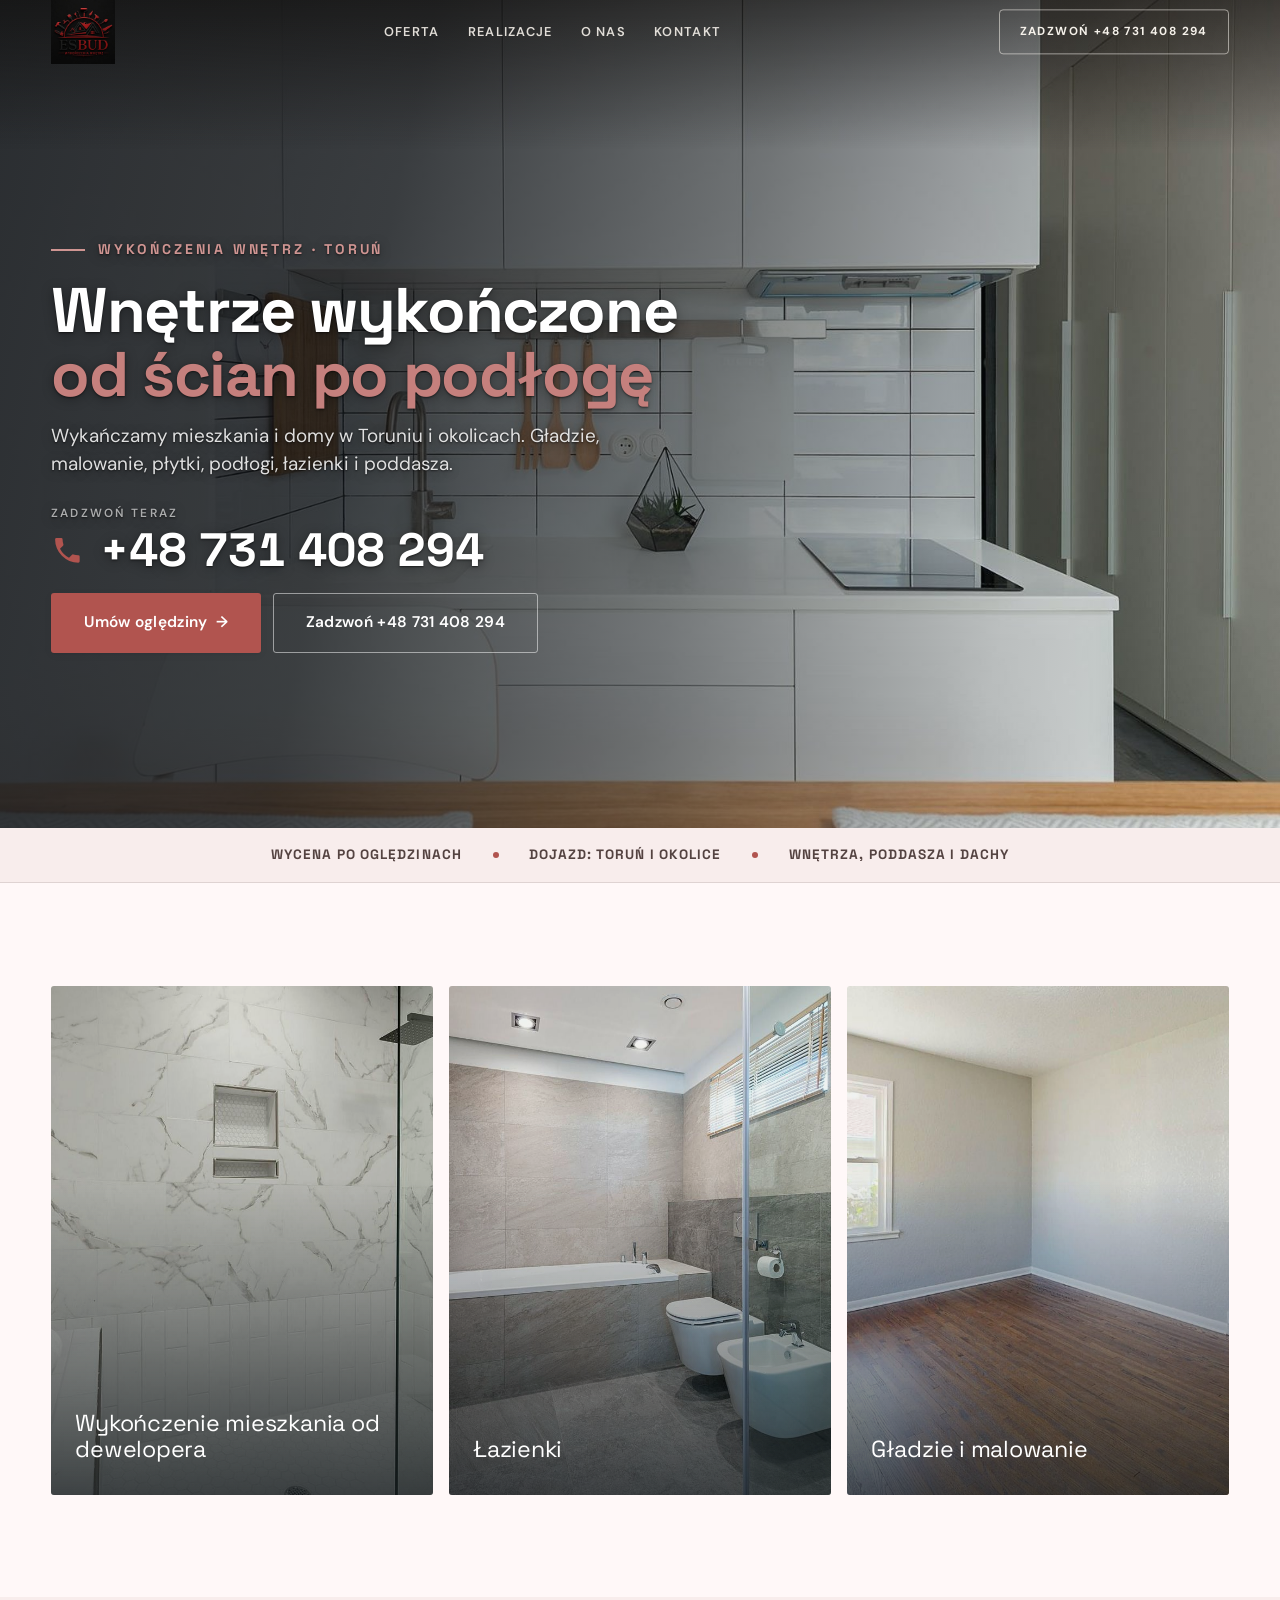
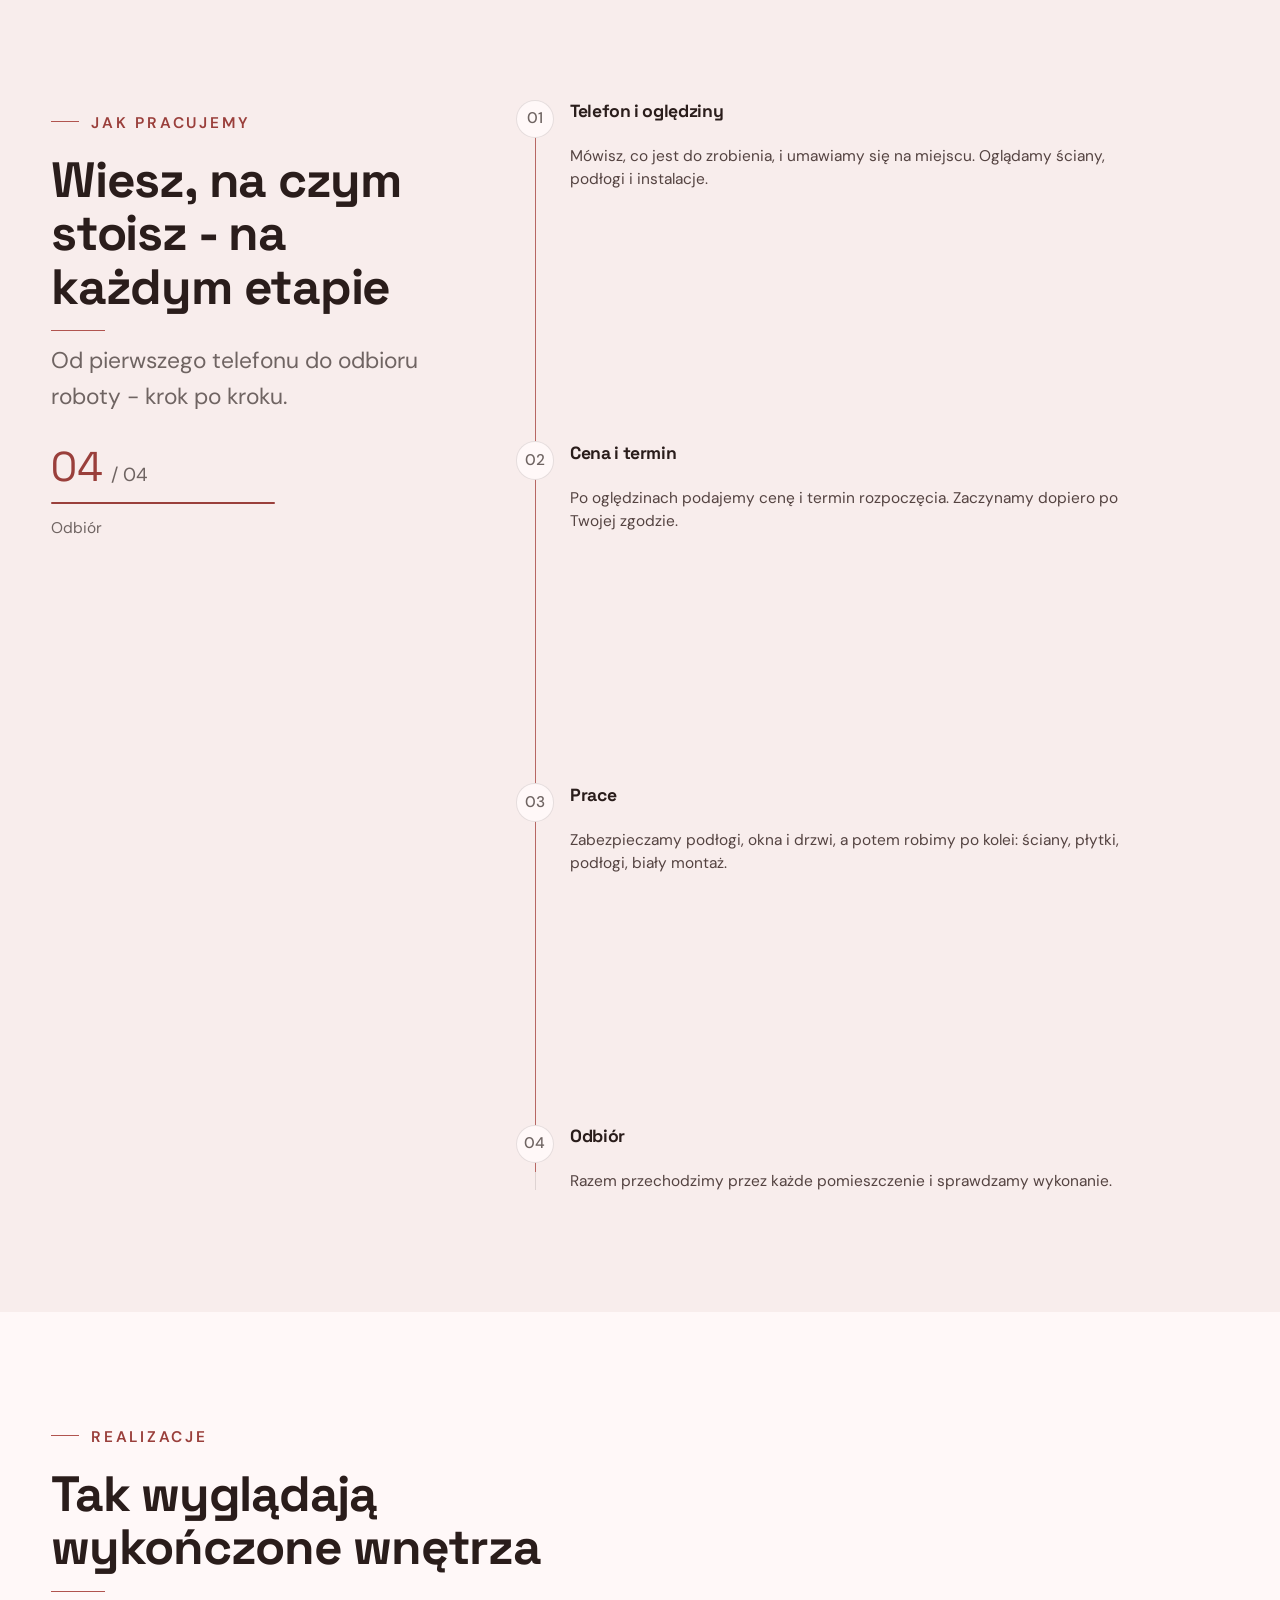
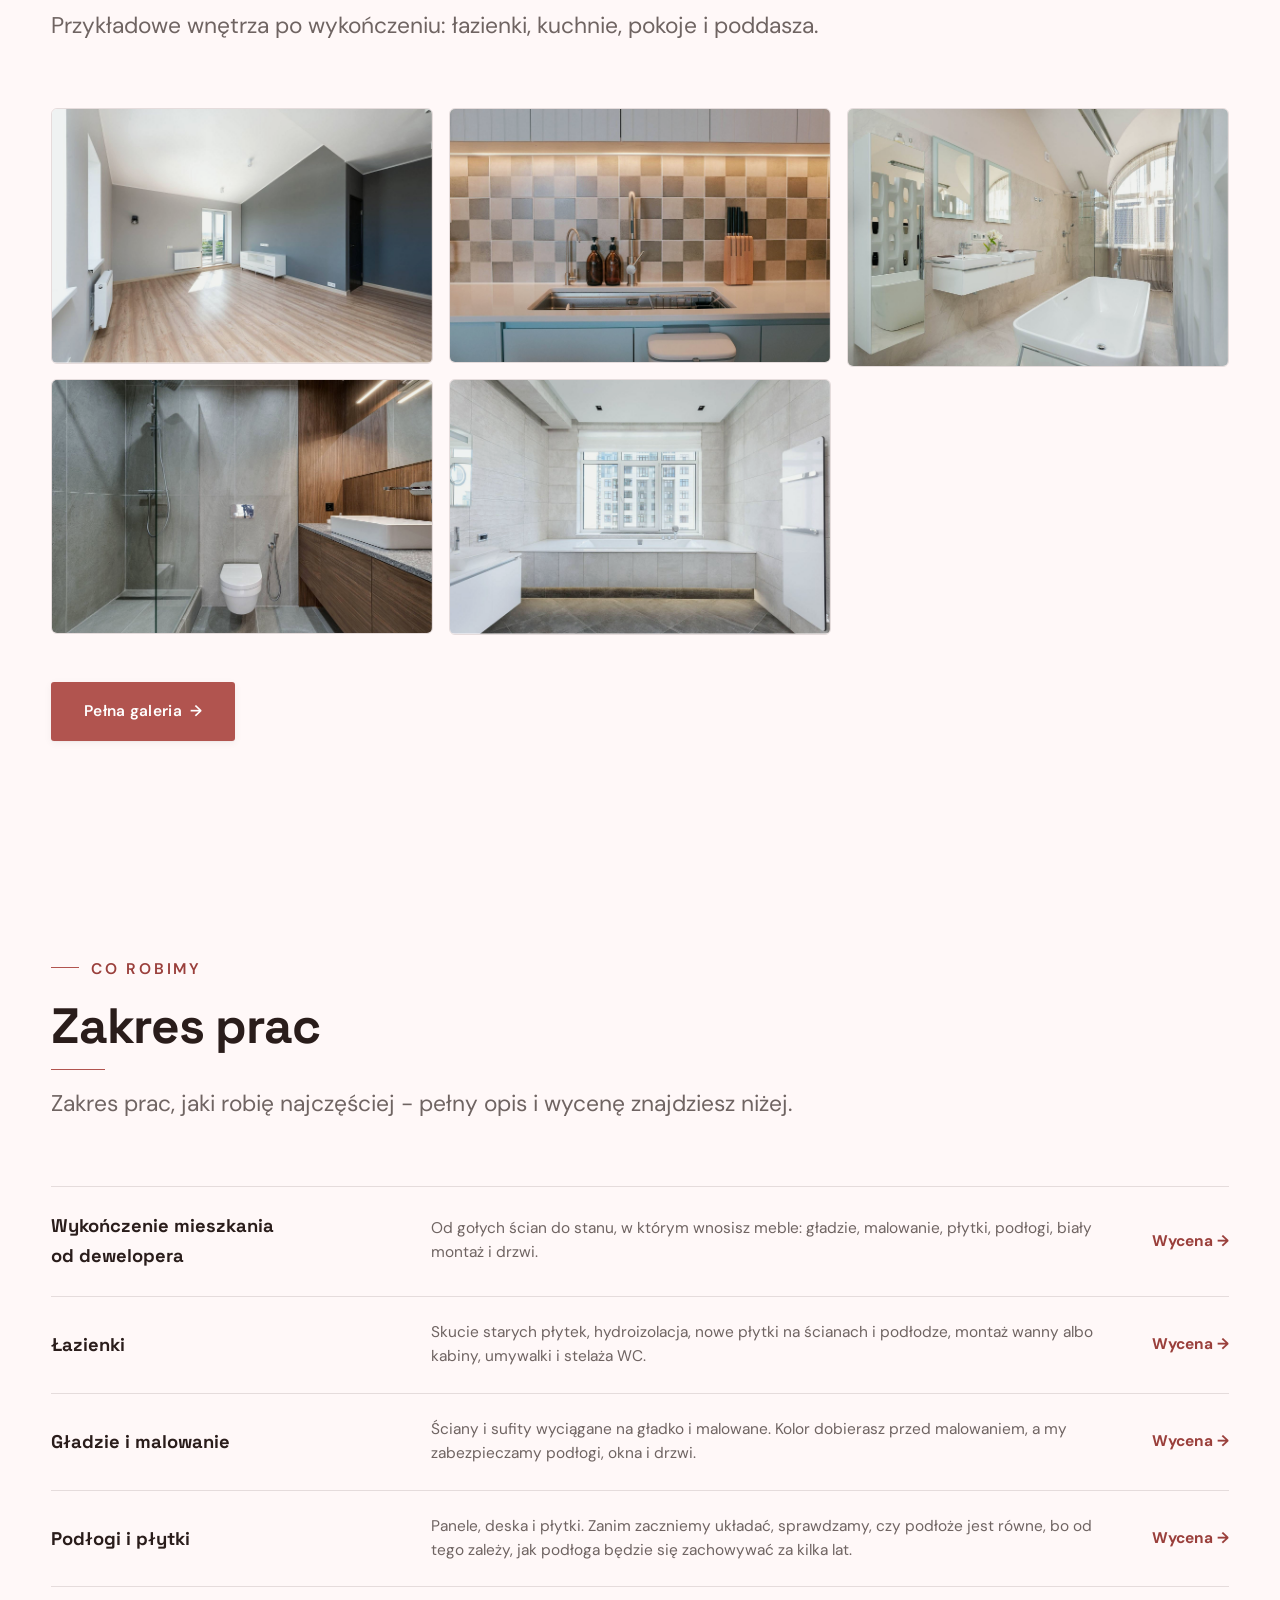
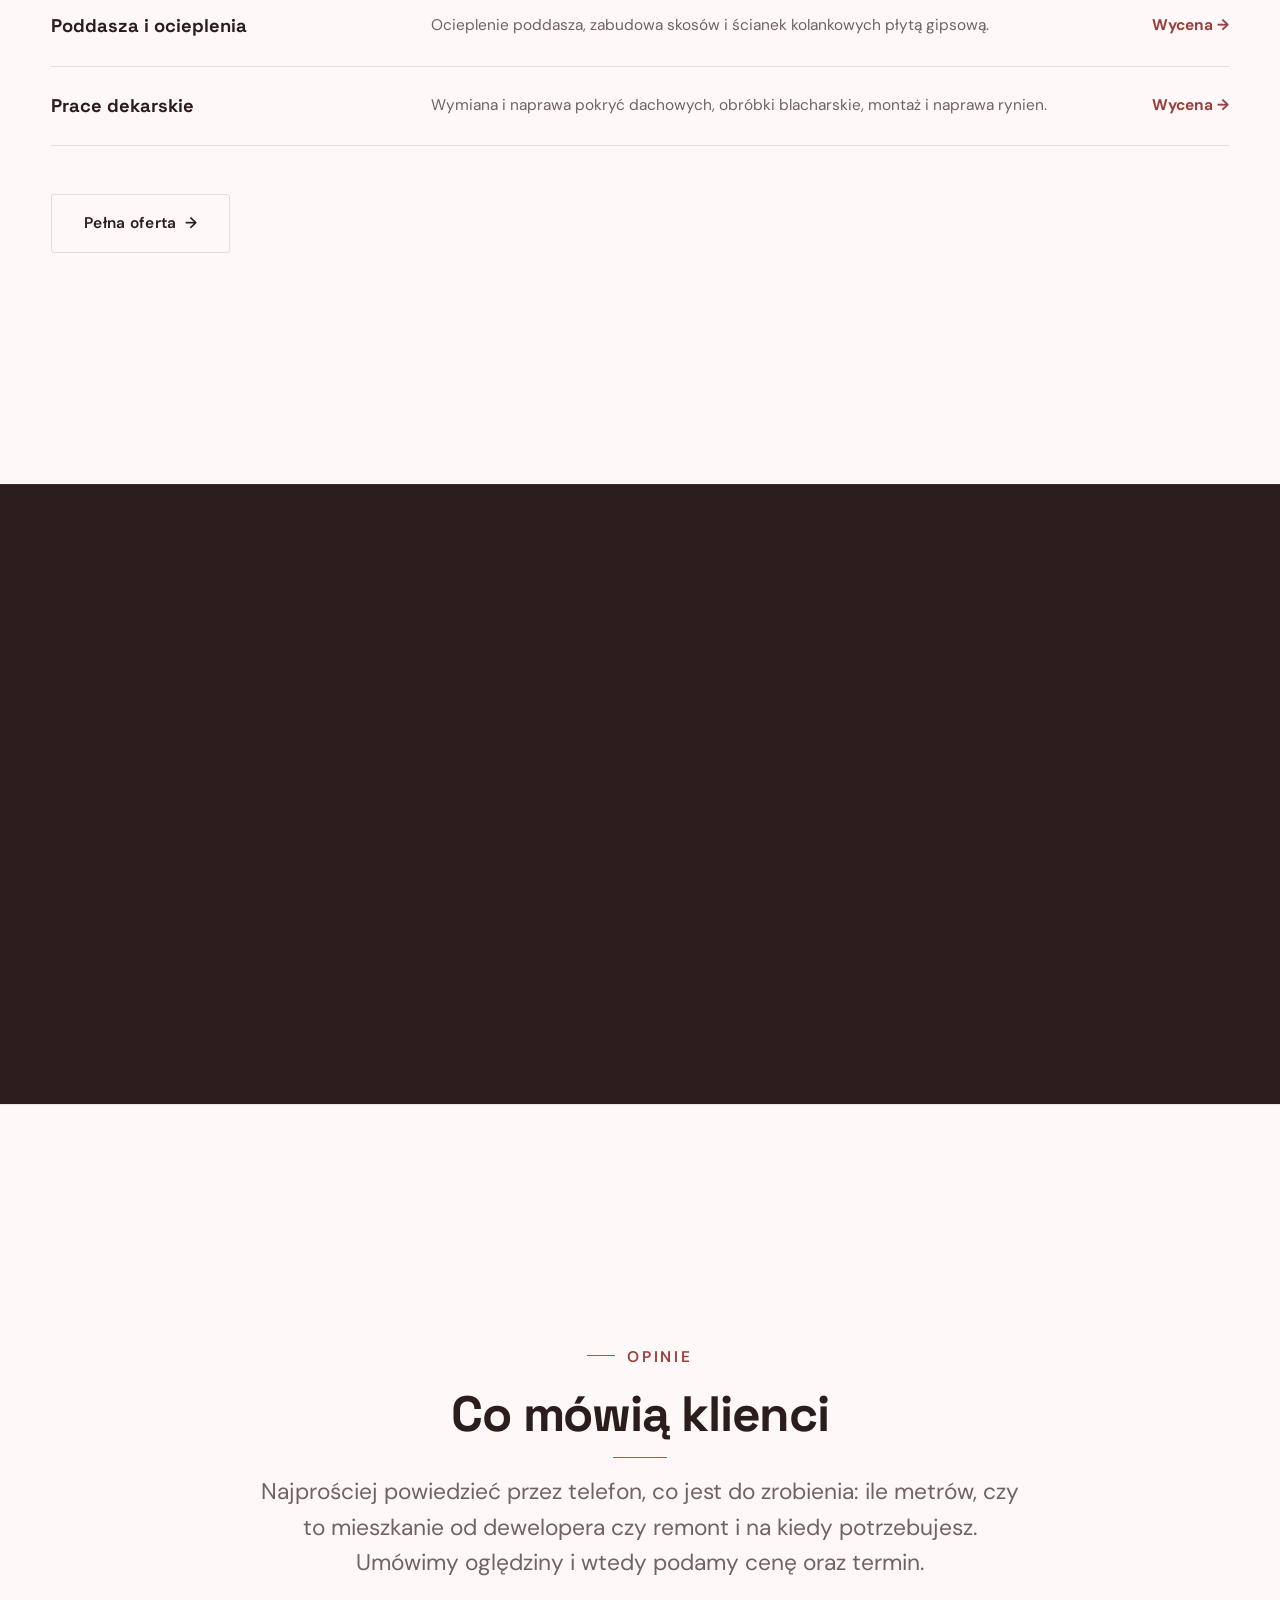
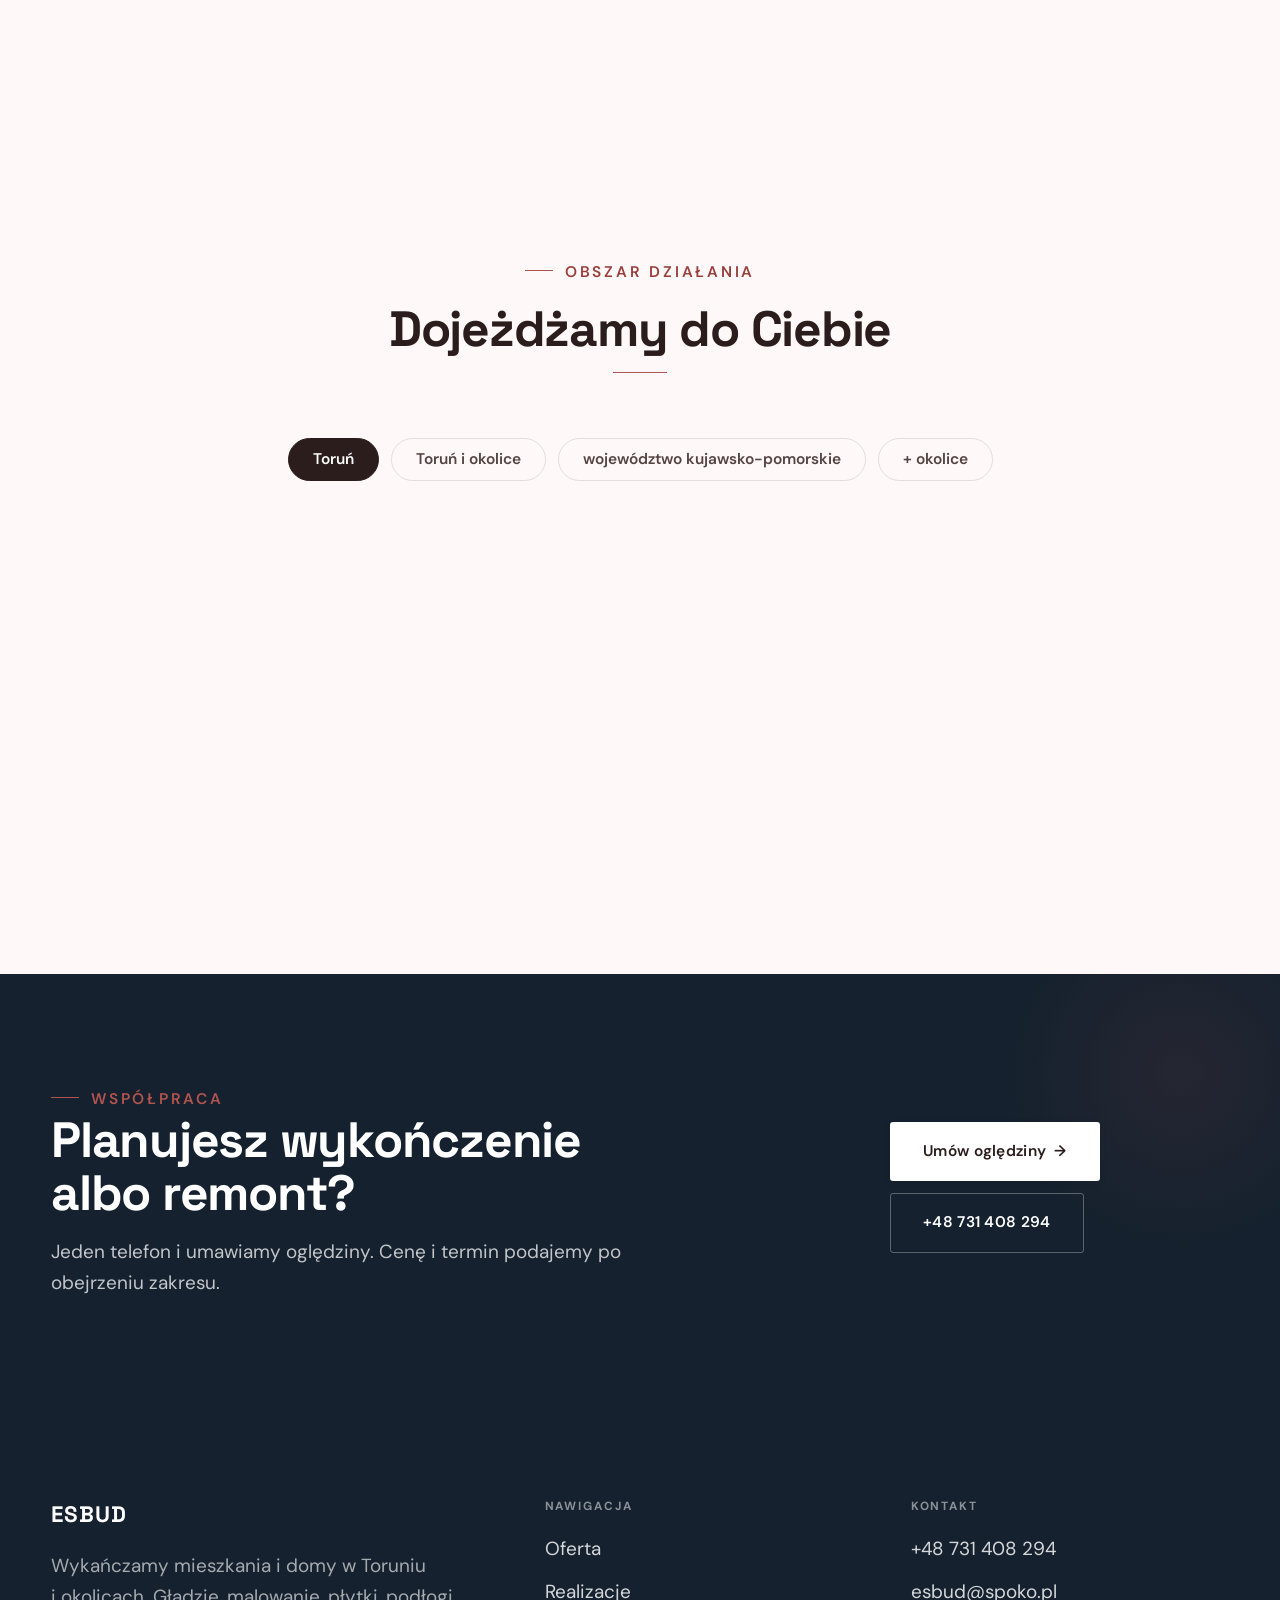
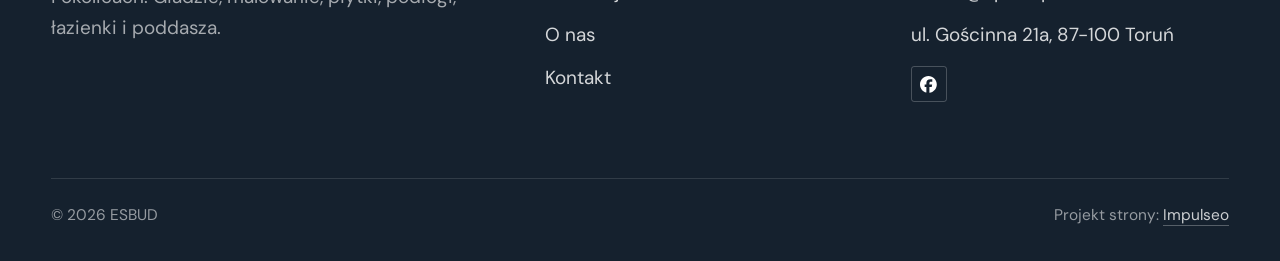
<file: index.html>
<!DOCTYPE html>
<html lang="pl">
<head>
<meta charset="UTF-8">
<meta name="viewport" content="width=device-width, initial-scale=1.0">
<title>ESBUD - wykończenia wnętrz i remonty · Toruń i okolice</title>
<meta name="description" content="ESBUD z Torunia - wykończenia wnętrz pod klucz: mieszkania i domy od stanu deweloperskiego, łazienki, gładzie, malowanie, podłogi, poddasza. Zadzwoń i umów oględziny.">
<link rel="canonical" href="https://kris20032.github.io/esbud/">
<meta name="robots" content="noindex, nofollow">
<meta property="og:type" content="website">
<meta property="og:locale" content="pl_PL">
<meta property="og:site_name" content="ESBUD">
<meta property="og:title" content="ESBUD - wykończenia wnętrz i remonty · Toruń i okolice">
<meta property="og:description" content="ESBUD z Torunia - wykończenia wnętrz pod klucz: mieszkania i domy od stanu deweloperskiego, łazienki, gładzie, malowanie, podłogi, poddasza. Zadzwoń i umów oględziny.">
<meta property="og:url" content="https://kris20032.github.io/esbud/">
<meta property="og:image" content="https://kris20032.github.io/esbud/img/og.jpg">
<meta property="og:image:width" content="1200">
<meta property="og:image:height" content="630">
<meta name="twitter:card" content="summary_large_image">
<script type="application/ld+json">{"@context": "https://schema.org", "@type": "LocalBusiness", "name": "ESBUD", "url": "https://kris20032.github.io/esbud/", "telephone": "+48731408294", "image": "https://kris20032.github.io/esbud/img/og.jpg", "areaServed": "Toruń", "sameAs": ["https://www.facebook.com/p/ESBUD-61565234037906/"]}</script>
<link rel="preconnect" href="https://fonts.googleapis.com">
<link rel="preconnect" href="https://fonts.gstatic.com" crossorigin>
<link href="https://fonts.googleapis.com/css2?family=Space+Grotesk:wght@500;600;700&family=DM+Sans:opsz,wght@9..40,400;9..40,500;9..40,600&display=swap" rel="stylesheet">
<link rel="stylesheet" href="assets/styles.css?v=d641771e">
</head>
<body>

<header class="nav">
  <div class="wrap nav-inner">
    <a class="brand brand-has-logo" href="index.html"><img class="brand-logo" src="img/logo.jpg" alt="ESBUD" width="720" height="720" decoding="async"></a>
    <nav class="nav-links">
      <a href="oferta.html">Oferta</a>
      <a href="realizacje.html">Realizacje</a>
      <a href="o-nas.html">O nas</a>
      <a href="kontakt.html">Kontakt</a>
      <a href="tel:+48731408294" class="btn btn-accent">Zadzwoń +48 731 408 294</a>
    </nav>
    <button class="nav-toggle" aria-label="Menu"><span></span><span></span><span></span></button>
  </div>
</header>

<main>
<section class="hero-fach">
  <img class="hf-photo" src="img/hero.jpg" fetchpriority="high" data-rotate="img/g2.jpg|img/g3.jpg" alt="ESBUD" width="1600" height="1068">
  <div class="hf-panel">
    <div class="hf-inner">
      <span class="hf-kicker">Wykończenia wnętrz · Toruń</span>
      <h1 class="hf-title">Wnętrze wykończone <em>od ścian po podłogę</em></h1>
      <p class="hf-lead">Wykańczamy mieszkania i domy w Toruniu i okolicach. Gładzie, malowanie, płytki, podłogi, łazienki i poddasza.</p>
      <a class="hf-phone" href="tel:+48731408294"><span class="hf-phone-lab">Zadzwoń teraz</span><span class="hf-phone-num"><svg class="ico-tel" width="16" height="16" viewBox="0 0 24 24" fill="none" aria-hidden="true"><path d="M6.6 10.8a15.5 15.5 0 0 0 6.6 6.6l2.2-2.2a1 1 0 0 1 1-.24 11.4 11.4 0 0 0 3.6.58 1 1 0 0 1 1 1V20a1 1 0 0 1-1 1A17 17 0 0 1 3 4a1 1 0 0 1 1-1h3.5a1 1 0 0 1 1 1c0 1.25.2 2.46.58 3.6a1 1 0 0 1-.25 1l-2.23 2.2Z" fill="currentColor"/></svg> +48 731 408 294</span></a>
      <div class="hf-actions">
        <a href="kontakt.html" class="btn btn-accent">Umów oględziny <span class="arr">→</span></a>
        <a href="tel:+48731408294" class="btn btn-ghost hf-ghost">Zadzwoń +48 731 408 294</a>
      </div>
    </div>
  </div>
</section>
<section class="fach-promise">
  <div class="wrap">
    <ul class="fp-row reveal"><li>Wycena po oględzinach</li><li>Dojazd: Toruń i okolice</li><li>Wnętrza, poddasza i dachy</li></ul>
  </div>
</section>
<section class="gateways-band">
  <div class="wrap">
    <div class="gateways">
      <a href="oferta.html" class="gateway reveal"><img src="img/g1.jpg" alt="Wykończenie mieszkania od dewelopera" loading="lazy" width="1600" height="1067" decoding="async"><span class="g-ttl">Wykończenie mieszkania od dewelopera</span></a>
      <a href="oferta.html" class="gateway reveal"><img src="img/g5.jpg" alt="Łazienki" loading="lazy" width="1600" height="1068" decoding="async"><span class="g-ttl">Łazienki</span></a>
      <a href="oferta.html" class="gateway reveal"><img src="img/g4.jpg" alt="Gładzie i malowanie" loading="lazy" width="1600" height="900" decoding="async"><span class="g-ttl">Gładzie i malowanie</span></a>
    </div>
  </div>
</section>
<section class="proces proces-os fachowcy">
  <div class="wrap proc-grid">
    <div class="proc-side">
      <div class="head reveal">
        <span class="eyebrow">Jak pracujemy</span>
        <h2>Wiesz, na czym stoisz - na każdym etapie</h2>
        <p>Od pierwszego telefonu do odbioru roboty - krok po kroku.</p>
      </div>
      <div class="proc-count" aria-hidden="true"><span class="pc-cur">01</span><span class="pc-all">/ 04</span></div>
      <div class="proc-bar" aria-hidden="true"><i></i></div>
      <p class="proc-now" aria-hidden="true">Telefon i oględziny</p>
    </div>
    <ol class="proces-line">
      <li class="reveal"><span class="pno">01</span><h3>Telefon i oględziny</h3><p>Mówisz, co jest do zrobienia, i umawiamy się na miejscu. Oglądamy ściany, podłogi i instalacje.</p></li>
      <li class="reveal"><span class="pno">02</span><h3>Cena i termin</h3><p>Po oględzinach podajemy cenę i termin rozpoczęcia. Zaczynamy dopiero po Twojej zgodzie.</p></li>
      <li class="reveal"><span class="pno">03</span><h3>Prace</h3><p>Zabezpieczamy podłogi, okna i drzwi, a potem robimy po kolei: ściany, płytki, podłogi, biały montaż.</p></li>
      <li class="reveal"><span class="pno">04</span><h3>Odbiór</h3><p>Razem przechodzimy przez każde pomieszczenie i sprawdzamy wykonanie.</p></li>
    </ol>
  </div>
</section>
<section>
  <div class="wrap">
    <div class="head reveal">
      <span class="eyebrow">Realizacje</span>
      <h2>Tak wyglądają wykończone wnętrza</h2>
      <p>Przykładowe wnętrza po wykończeniu: łazienki, kuchnie, pokoje i poddasza.</p>
    </div>
    <div class="gallery-masonry">
      <figure class="m-tile reveal"><img src="img/g6.jpg" alt="ESBUD" loading="lazy" width="1600" height="1068" decoding="async"></figure>
      <figure class="m-tile reveal"><img src="img/g7.jpg" alt="ESBUD" loading="lazy" width="1600" height="1066" decoding="async"></figure>
      <figure class="m-tile reveal"><img src="img/g8.jpg" alt="ESBUD" loading="lazy" width="1600" height="1066" decoding="async"></figure>
      <figure class="m-tile reveal"><img src="img/g9.jpg" alt="ESBUD" loading="lazy" width="1600" height="1068" decoding="async"></figure>
      <figure class="m-tile reveal"><img src="img/g10.jpg" alt="ESBUD" loading="lazy" width="1600" height="1082" decoding="async"></figure>
    </div>
    <div style="margin-top:var(--space-7)" class="reveal"><a href="realizacje.html" class="btn btn-accent">Pełna galeria <span class="arr">→</span></a></div>
  </div>
</section>
<section class="fach-uslugi">
  <div class="wrap">
    <div class="head reveal">
      <span class="eyebrow">Co robimy</span>
      <h2>Zakres prac</h2>
      <p>Zakres prac, jaki robię najczęściej - pełny opis i wycenę znajdziesz niżej.</p>
    </div>
    <ul class="fu-list">
      <li class="fu-row reveal"><div class="fu-name">Wykończenie mieszkania od dewelopera</div><div class="fu-desc">Od gołych ścian do stanu, w którym wnosisz meble: gładzie, malowanie, płytki, podłogi, biały montaż i drzwi.</div><a class="fu-cta" href="kontakt.html">Wycena <span class="arr">→</span></a></li>
      <li class="fu-row reveal"><div class="fu-name">Łazienki</div><div class="fu-desc">Skucie starych płytek, hydroizolacja, nowe płytki na ścianach i podłodze, montaż wanny albo kabiny, umywalki i stelaża WC.</div><a class="fu-cta" href="kontakt.html">Wycena <span class="arr">→</span></a></li>
      <li class="fu-row reveal"><div class="fu-name">Gładzie i malowanie</div><div class="fu-desc">Ściany i sufity wyciągane na gładko i malowane. Kolor dobierasz przed malowaniem, a my zabezpieczamy podłogi, okna i drzwi.</div><a class="fu-cta" href="kontakt.html">Wycena <span class="arr">→</span></a></li>
      <li class="fu-row reveal"><div class="fu-name">Podłogi i płytki</div><div class="fu-desc">Panele, deska i płytki. Zanim zaczniemy układać, sprawdzamy, czy podłoże jest równe, bo od tego zależy, jak podłoga będzie się zachowywać za kilka lat.</div><a class="fu-cta" href="kontakt.html">Wycena <span class="arr">→</span></a></li>
      <li class="fu-row reveal"><div class="fu-name">Poddasza i ocieplenia</div><div class="fu-desc">Ocieplenie poddasza, zabudowa skosów i ścianek kolankowych płytą gipsową.</div><a class="fu-cta" href="kontakt.html">Wycena <span class="arr">→</span></a></li>
      <li class="fu-row reveal"><div class="fu-name">Prace dekarskie</div><div class="fu-desc">Wymiana i naprawa pokryć dachowych, obróbki blacharskie, montaż i naprawa rynien.</div><a class="fu-cta" href="kontakt.html">Wycena <span class="arr">→</span></a></li>
    </ul>
    <div style="margin-top:var(--space-7)" class="reveal"><a href="oferta.html" class="btn btn-ghost">Pełna oferta <span class="arr">→</span></a></div>
  </div>
</section>
<section class="stopklatka" aria-hidden="true">
  <div class="stk-bg" style="background-image:url(img/g15.jpg)"></div>
</section>
<section class="opinie op-fallback">
  <div class="wrap">
    <div class="head center reveal">
      <span class="eyebrow">Opinie</span>
      <h2>Co mówią klienci</h2>
      <p>Najprościej powiedzieć przez telefon, co jest do zrobienia: ile metrów, czy to mieszkanie od dewelopera czy remont i na kiedy potrzebujesz. Umówimy oględziny i wtedy podamy cenę oraz termin.</p>
    </div>
  </div>
</section>
<section class="obszar">
  <div class="wrap">
    <div class="head center reveal">
      <span class="eyebrow">Obszar działania</span>
      <h2>Dojeżdżamy do Ciebie</h2>
    </div>
    <ul class="obszar-list reveal"><li class="is-home">Toruń</li><li>Toruń i okolice</li><li>województwo kujawsko-pomorskie</li><li>+ okolice</li></ul>
    <div class="obszar-mapa reveal" style="margin-top:var(--space-7)">
      <iframe title="Obszar działania - Toruń i okolice" src="https://maps.google.com/maps?q=53.1859386%2C18.6112596&amp;z=11&amp;output=embed" loading="lazy" referrerpolicy="no-referrer-when-downgrade" style="width:100%;height:clamp(280px,38vh,420px);border:0;display:block;border-radius:var(--r-md)"></iframe>
    </div>
  </div>
</section>
<section class="cta">
  <div class="wrap">
    <div class="reveal">
      <span class="eyebrow">Współpraca</span>
      <h2>Planujesz wykończenie albo remont?</h2>
      <p>Jeden telefon i umawiamy oględziny. Cenę i termin podajemy po obejrzeniu zakresu.</p>
    </div>
    <div class="cta-actions reveal">
      <a href="kontakt.html" class="btn btn-light">Umów oględziny <span class="arr">→</span></a>
      <a href="tel:+48731408294" class="btn btn-ghost btn-ghost-cta">+48 731 408 294</a>
    </div>
  </div>
</section>
</main>

<footer>
  <div class="wrap">
    <div class="foot-grid">
      <div class="foot-brand">
        <div class="name">ESBUD</div>
        <p>Wykańczamy mieszkania i domy w Toruniu i okolicach. Gładzie, malowanie, płytki, podłogi, łazienki i poddasza.</p>
      </div>
      <div class="foot-col">
        <h4>Nawigacja</h4>
        <a href="oferta.html">Oferta</a>
        <a href="realizacje.html">Realizacje</a>
        <a href="o-nas.html">O nas</a>
        <a href="kontakt.html">Kontakt</a>
      </div>
      <div class="foot-col">
        <h4>Kontakt</h4>
        <a href="tel:+48731408294">+48 731 408 294</a>
        <a href="mailto:esbud@spoko.pl">esbud@spoko.pl</a>
        <p>ul. Gościnna 21a, 87-100 Toruń</p>
      <div class="foot-soc">
        <a class="soc" href="https://www.facebook.com/p/ESBUD-61565234037906/" target="_blank" rel="noopener" aria-label="Facebook - ESBUD"><svg viewBox="0 0 24 24" aria-hidden="true" focusable="false"><path d="M9.101 23.691v-7.98H6.627v-3.667h2.474v-1.58c0-4.085 1.848-5.978 5.858-5.978.401 0 .955.042 1.468.103a8.68 8.68 0 0 1 1.141.195v3.325a8.623 8.623 0 0 0-.653-.036 26.805 26.805 0 0 0-.733-.009c-.707 0-1.259.096-1.675.309a1.686 1.686 0 0 0-.679.622c-.258.42-.374.995-.374 1.752v1.297h3.919l-.386 2.103-.287 1.564h-3.246v8.245C19.396 23.238 24 18.179 24 12.044c0-6.627-5.373-12-12-12s-12 5.373-12 12c0 5.628 3.874 10.35 9.101 11.647Z" fill="currentColor"/></svg></a>
      </div>
      </div>
    </div>
    <div class="foot-bot">
      <span>© 2026 ESBUD</span>
      <span>Projekt strony: <a class="foot-credit" href="https://impulseo.pl" target="_blank" rel="noopener">Impulseo</a></span>
    </div>
  </div>
</footer>
<div class="sticky-call"><a class="sc-call" href="tel:+48731408294"><svg class="ico-tel" width="16" height="16" viewBox="0 0 24 24" fill="none" aria-hidden="true"><path d="M6.6 10.8a15.5 15.5 0 0 0 6.6 6.6l2.2-2.2a1 1 0 0 1 1-.24 11.4 11.4 0 0 0 3.6.58 1 1 0 0 1 1 1V20a1 1 0 0 1-1 1A17 17 0 0 1 3 4a1 1 0 0 1 1-1h3.5a1 1 0 0 1 1 1c0 1.25.2 2.46.58 3.6a1 1 0 0 1-.25 1l-2.23 2.2Z" fill="currentColor"/></svg> Zadzwoń</a><a class="sc-quote" href="kontakt.html">Umów oględziny</a></div>
<div class="demo-wazne" data-do="2026-10-20" data-cykl="3" hidden><svg class="dw-ico" width="13" height="13" viewBox="0 0 24 24" fill="none" aria-hidden="true"><circle cx="12" cy="12" r="8.6" stroke="currentColor" stroke-width="1.8"/><path d="M12 7.2V12l3.3 2" stroke="currentColor" stroke-width="1.8" stroke-linecap="round"/></svg><span class="dw-txt"></span></div>

<script src="assets/main.js"></script>
</body>
</html>
</file>
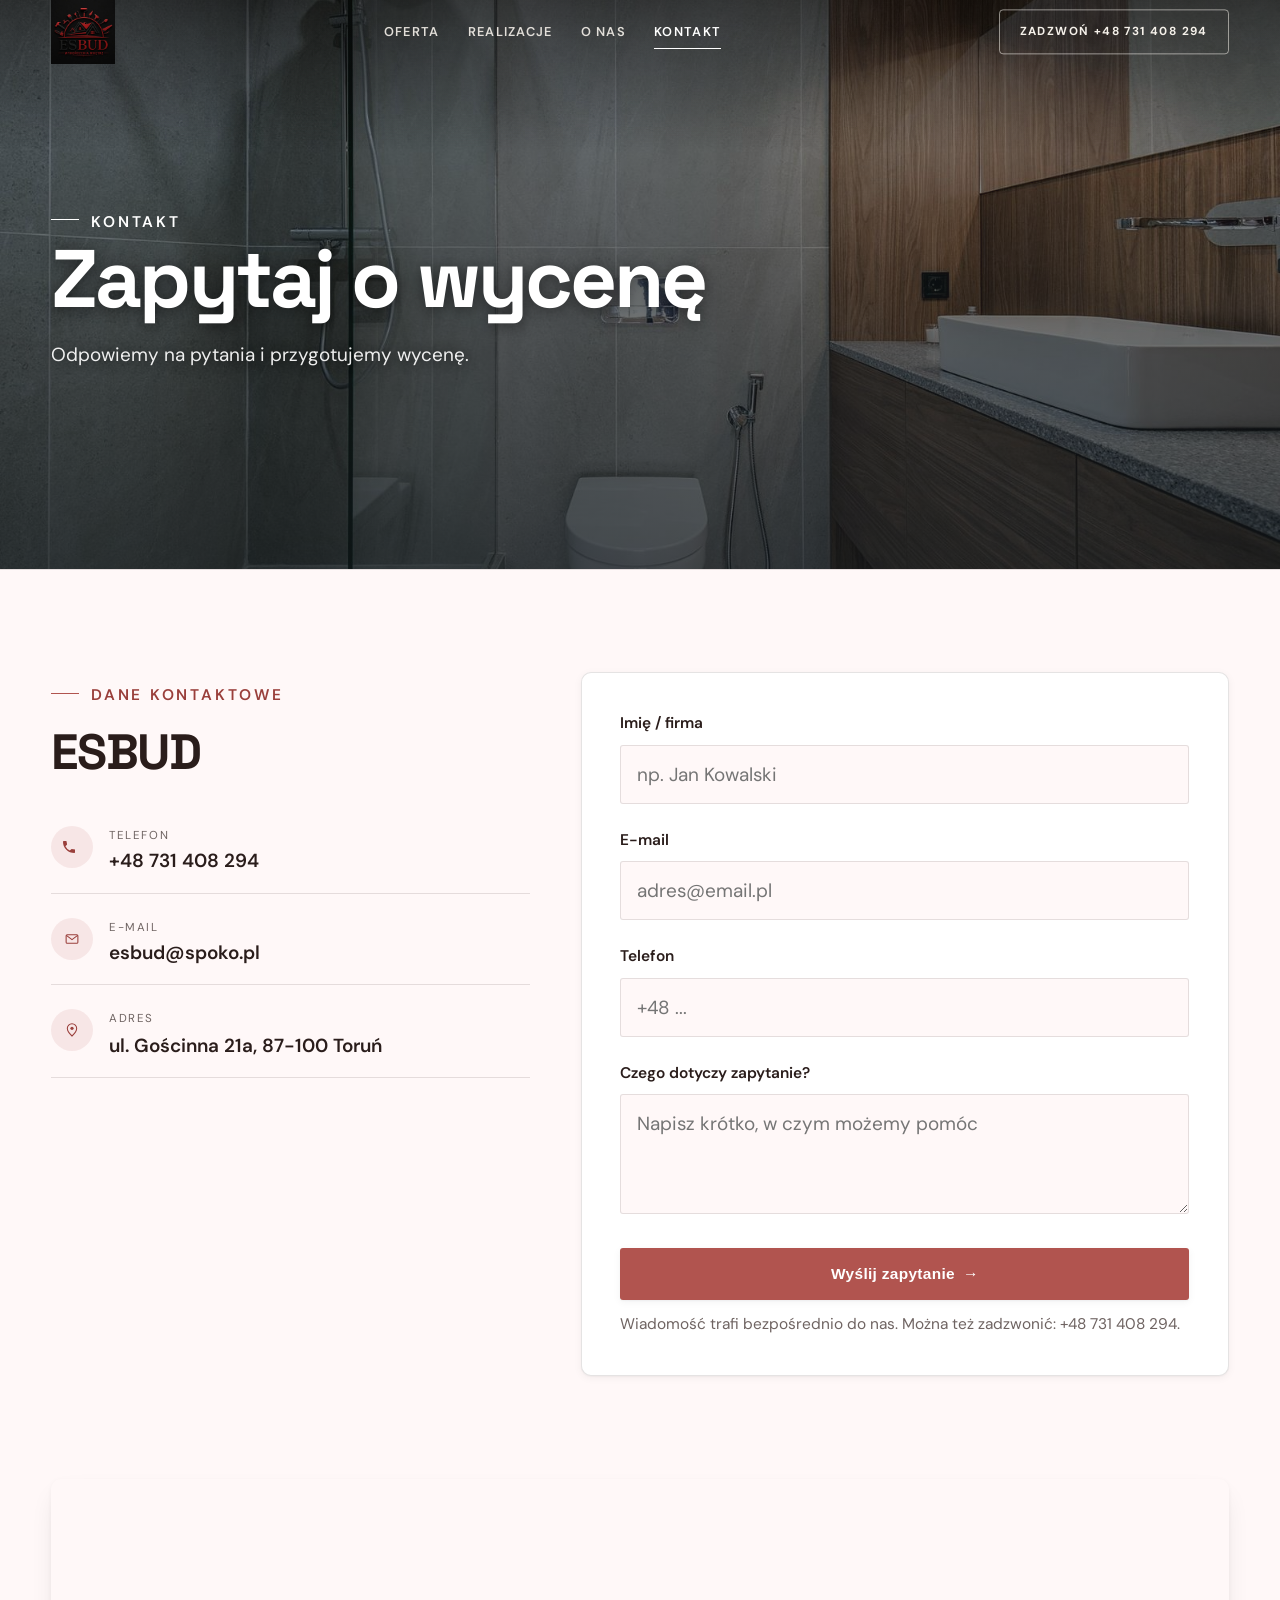
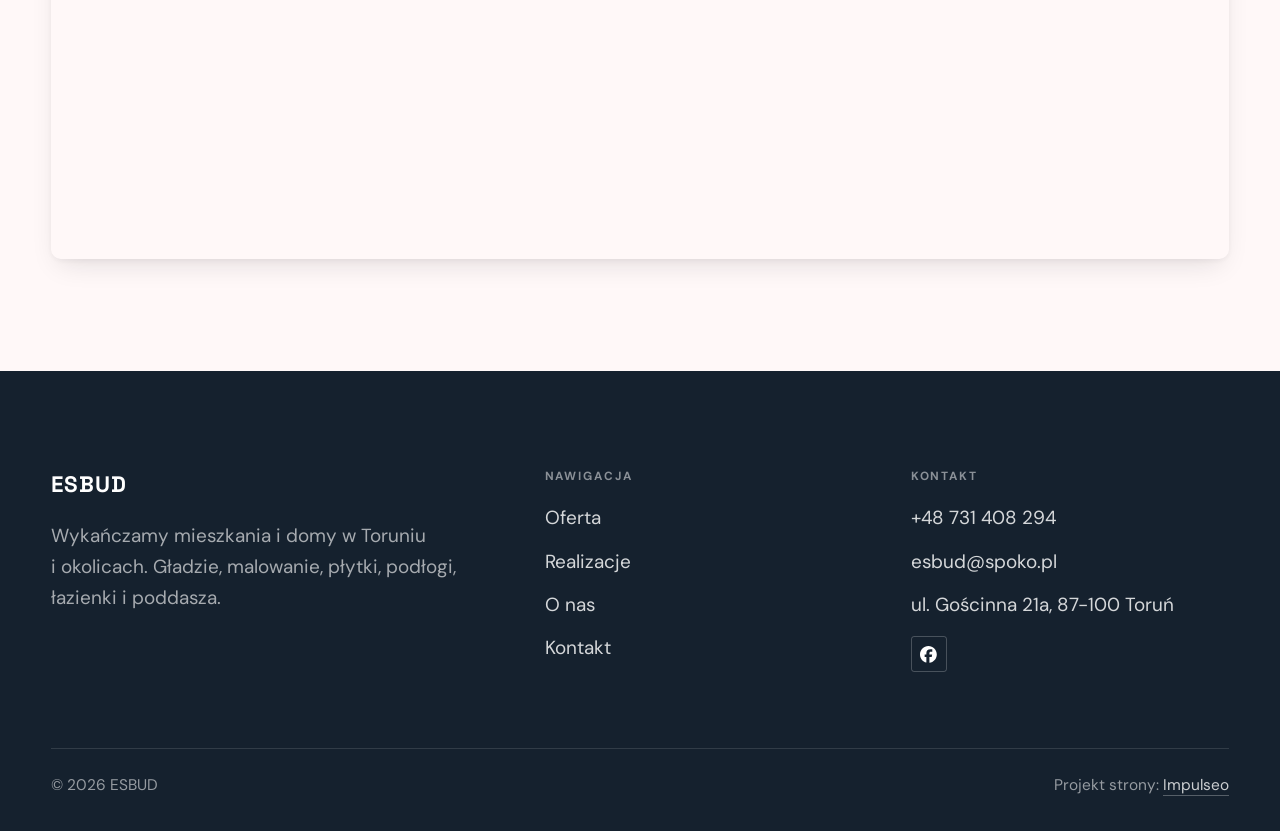
<file: kontakt.html>
<!DOCTYPE html>
<html lang="pl">
<head>
<meta charset="UTF-8">
<meta name="viewport" content="width=device-width, initial-scale=1.0">
<title>Kontakt - ESBUD</title>
<meta name="description" content="Kontakt ESBUD - ul. Gościnna 21a, 87-100 Toruń">
<link rel="canonical" href="https://kris20032.github.io/esbud/kontakt.html">
<meta name="robots" content="noindex, nofollow">
<meta property="og:type" content="website">
<meta property="og:locale" content="pl_PL">
<meta property="og:site_name" content="ESBUD">
<meta property="og:title" content="Kontakt - ESBUD">
<meta property="og:description" content="Kontakt ESBUD - ul. Gościnna 21a, 87-100 Toruń">
<meta property="og:url" content="https://kris20032.github.io/esbud/kontakt.html">
<meta property="og:image" content="https://kris20032.github.io/esbud/img/og.jpg">
<meta property="og:image:width" content="1200">
<meta property="og:image:height" content="630">
<meta name="twitter:card" content="summary_large_image">
<link rel="preconnect" href="https://fonts.googleapis.com">
<link rel="preconnect" href="https://fonts.gstatic.com" crossorigin>
<link href="https://fonts.googleapis.com/css2?family=Space+Grotesk:wght@500;600;700&family=DM+Sans:opsz,wght@9..40,400;9..40,500;9..40,600&display=swap" rel="stylesheet">
<link rel="stylesheet" href="assets/styles.css?v=d641771e">
</head>
<body>

<header class="nav">
  <div class="wrap nav-inner">
    <a class="brand brand-has-logo" href="index.html"><img class="brand-logo" src="img/logo.jpg" alt="ESBUD" width="720" height="720" decoding="async"></a>
    <nav class="nav-links">
      <a href="oferta.html">Oferta</a>
      <a href="realizacje.html">Realizacje</a>
      <a href="o-nas.html">O nas</a>
      <a href="kontakt.html" class="active" aria-current="page">Kontakt</a>
      <a href="tel:+48731408294" class="btn btn-accent">Zadzwoń +48 731 408 294</a>
    </nav>
    <button class="nav-toggle" aria-label="Menu"><span></span><span></span><span></span></button>
  </div>
</header>

<main>
<section class="pagehead">
  <img src="img/g7.jpg" alt="ESBUD - Zapytaj o wycenę" width="1600" height="1066" decoding="async">
  <div class="wrap">
    <span class="eyebrow">Kontakt</span>
    <h1>Zapytaj o wycenę</h1>
    <p>Odpowiemy na pytania i przygotujemy wycenę.</p>
  </div>
</section>
<section>
  <div class="wrap contact-grid">
    <div class="reveal">
      <span class="eyebrow">Dane kontaktowe</span>
      <h2 style="margin:var(--space-4) 0 var(--space-6)">ESBUD</h2>
      <div class="info-list">
        <div class="info-row"><div class="ic"><svg class="ico-tel" width="16" height="16" viewBox="0 0 24 24" fill="none" aria-hidden="true"><path d="M6.6 10.8a15.5 15.5 0 0 0 6.6 6.6l2.2-2.2a1 1 0 0 1 1-.24 11.4 11.4 0 0 0 3.6.58 1 1 0 0 1 1 1V20a1 1 0 0 1-1 1A17 17 0 0 1 3 4a1 1 0 0 1 1-1h3.5a1 1 0 0 1 1 1c0 1.25.2 2.46.58 3.6a1 1 0 0 1-.25 1l-2.23 2.2Z" fill="currentColor"/></svg></div><div><div class="lbl">Telefon</div><a class="val" href="tel:+48731408294">+48 731 408 294</a></div></div>
        <div class="info-row"><div class="ic"><svg class="ico-mail" width="16" height="16" viewBox="0 0 24 24" fill="none" aria-hidden="true"><rect x="3.2" y="5.5" width="17.6" height="13" rx="1.6" stroke="currentColor" stroke-width="1.6"/><path d="M4 7l8 6 8-6" stroke="currentColor" stroke-width="1.6" stroke-linecap="round" stroke-linejoin="round"/></svg></div><div><div class="lbl">E-mail</div><a class="val" href="mailto:esbud@spoko.pl">esbud@spoko.pl</a></div></div>
        <div class="info-row"><div class="ic"><svg class="ico-pin" width="16" height="16" viewBox="0 0 24 24" fill="none" aria-hidden="true"><path d="M12 21s7-6.1 7-11.5A7 7 0 0 0 5 9.5C5 14.9 12 21 12 21Z" stroke="currentColor" stroke-width="1.6" fill="none"/><circle cx="12" cy="9.5" r="2.4" fill="currentColor"/></svg></div><div><div class="lbl">Adres</div><div class="val">ul. Gościnna 21a, 87-100 Toruń</div></div></div>
      </div>
    </div>
    <div class="reveal">
      <form class="form" action="https://formsubmit.co/esbud@spoko.pl" method="POST">
        <input type="hidden" name="_subject" value="Zapytanie ze strony ESBUD">
        <input type="hidden" name="_captcha" value="false">
        <input type="hidden" name="_template" value="table">
        <div class="fld"><label for="name">Imię / firma</label><input id="name" name="name" type="text" placeholder="np. Jan Kowalski" required></div>
        <div class="fld"><label for="email">E-mail</label><input id="email" name="email" type="email" placeholder="adres@email.pl" required></div>
        <div class="fld"><label for="phone">Telefon</label><input id="phone" name="phone" type="tel" placeholder="+48 ..."></div>
        <div class="fld"><label for="msg">Czego dotyczy zapytanie?</label><textarea id="msg" name="message" placeholder="Napisz krótko, w czym możemy pomóc" required></textarea></div>
        <button type="submit" class="btn btn-accent" style="width:100%;justify-content:center">Wyślij zapytanie <span class="arr">→</span></button>
        <p class="note">Wiadomość trafi bezpośrednio do nas. Można też zadzwonić: +48 731 408 294.</p>
      </form>
    </div>
  </div>
</section>
<section style="padding-top:0">
  <div class="wrap reveal">
    <iframe class="map" title="ESBUD - Toruń" src="https://maps.google.com/maps?q=53.1859386%2C18.6112596&z=15&output=embed" loading="lazy" referrerpolicy="no-referrer-when-downgrade"></iframe>
  </div>
</section>
</main>

<footer>
  <div class="wrap">
    <div class="foot-grid">
      <div class="foot-brand">
        <div class="name">ESBUD</div>
        <p>Wykańczamy mieszkania i domy w Toruniu i okolicach. Gładzie, malowanie, płytki, podłogi, łazienki i poddasza.</p>
      </div>
      <div class="foot-col">
        <h4>Nawigacja</h4>
        <a href="oferta.html">Oferta</a>
        <a href="realizacje.html">Realizacje</a>
        <a href="o-nas.html">O nas</a>
        <a href="kontakt.html">Kontakt</a>
      </div>
      <div class="foot-col">
        <h4>Kontakt</h4>
        <a href="tel:+48731408294">+48 731 408 294</a>
        <a href="mailto:esbud@spoko.pl">esbud@spoko.pl</a>
        <p>ul. Gościnna 21a, 87-100 Toruń</p>
      <div class="foot-soc">
        <a class="soc" href="https://www.facebook.com/p/ESBUD-61565234037906/" target="_blank" rel="noopener" aria-label="Facebook - ESBUD"><svg viewBox="0 0 24 24" aria-hidden="true" focusable="false"><path d="M9.101 23.691v-7.98H6.627v-3.667h2.474v-1.58c0-4.085 1.848-5.978 5.858-5.978.401 0 .955.042 1.468.103a8.68 8.68 0 0 1 1.141.195v3.325a8.623 8.623 0 0 0-.653-.036 26.805 26.805 0 0 0-.733-.009c-.707 0-1.259.096-1.675.309a1.686 1.686 0 0 0-.679.622c-.258.42-.374.995-.374 1.752v1.297h3.919l-.386 2.103-.287 1.564h-3.246v8.245C19.396 23.238 24 18.179 24 12.044c0-6.627-5.373-12-12-12s-12 5.373-12 12c0 5.628 3.874 10.35 9.101 11.647Z" fill="currentColor"/></svg></a>
      </div>
      </div>
    </div>
    <div class="foot-bot">
      <span>© 2026 ESBUD</span>
      <span>Projekt strony: <a class="foot-credit" href="https://impulseo.pl" target="_blank" rel="noopener">Impulseo</a></span>
    </div>
  </div>
</footer>
<div class="sticky-call"><a class="sc-call" href="tel:+48731408294"><svg class="ico-tel" width="16" height="16" viewBox="0 0 24 24" fill="none" aria-hidden="true"><path d="M6.6 10.8a15.5 15.5 0 0 0 6.6 6.6l2.2-2.2a1 1 0 0 1 1-.24 11.4 11.4 0 0 0 3.6.58 1 1 0 0 1 1 1V20a1 1 0 0 1-1 1A17 17 0 0 1 3 4a1 1 0 0 1 1-1h3.5a1 1 0 0 1 1 1c0 1.25.2 2.46.58 3.6a1 1 0 0 1-.25 1l-2.23 2.2Z" fill="currentColor"/></svg> Zadzwoń</a><a class="sc-quote" href="kontakt.html">Umów oględziny</a></div>
<div class="demo-wazne" data-do="2026-10-20" data-cykl="3" hidden><svg class="dw-ico" width="13" height="13" viewBox="0 0 24 24" fill="none" aria-hidden="true"><circle cx="12" cy="12" r="8.6" stroke="currentColor" stroke-width="1.8"/><path d="M12 7.2V12l3.3 2" stroke="currentColor" stroke-width="1.8" stroke-linecap="round"/></svg><span class="dw-txt"></span></div>

<script src="assets/main.js"></script>
</body>
</html>
</file>
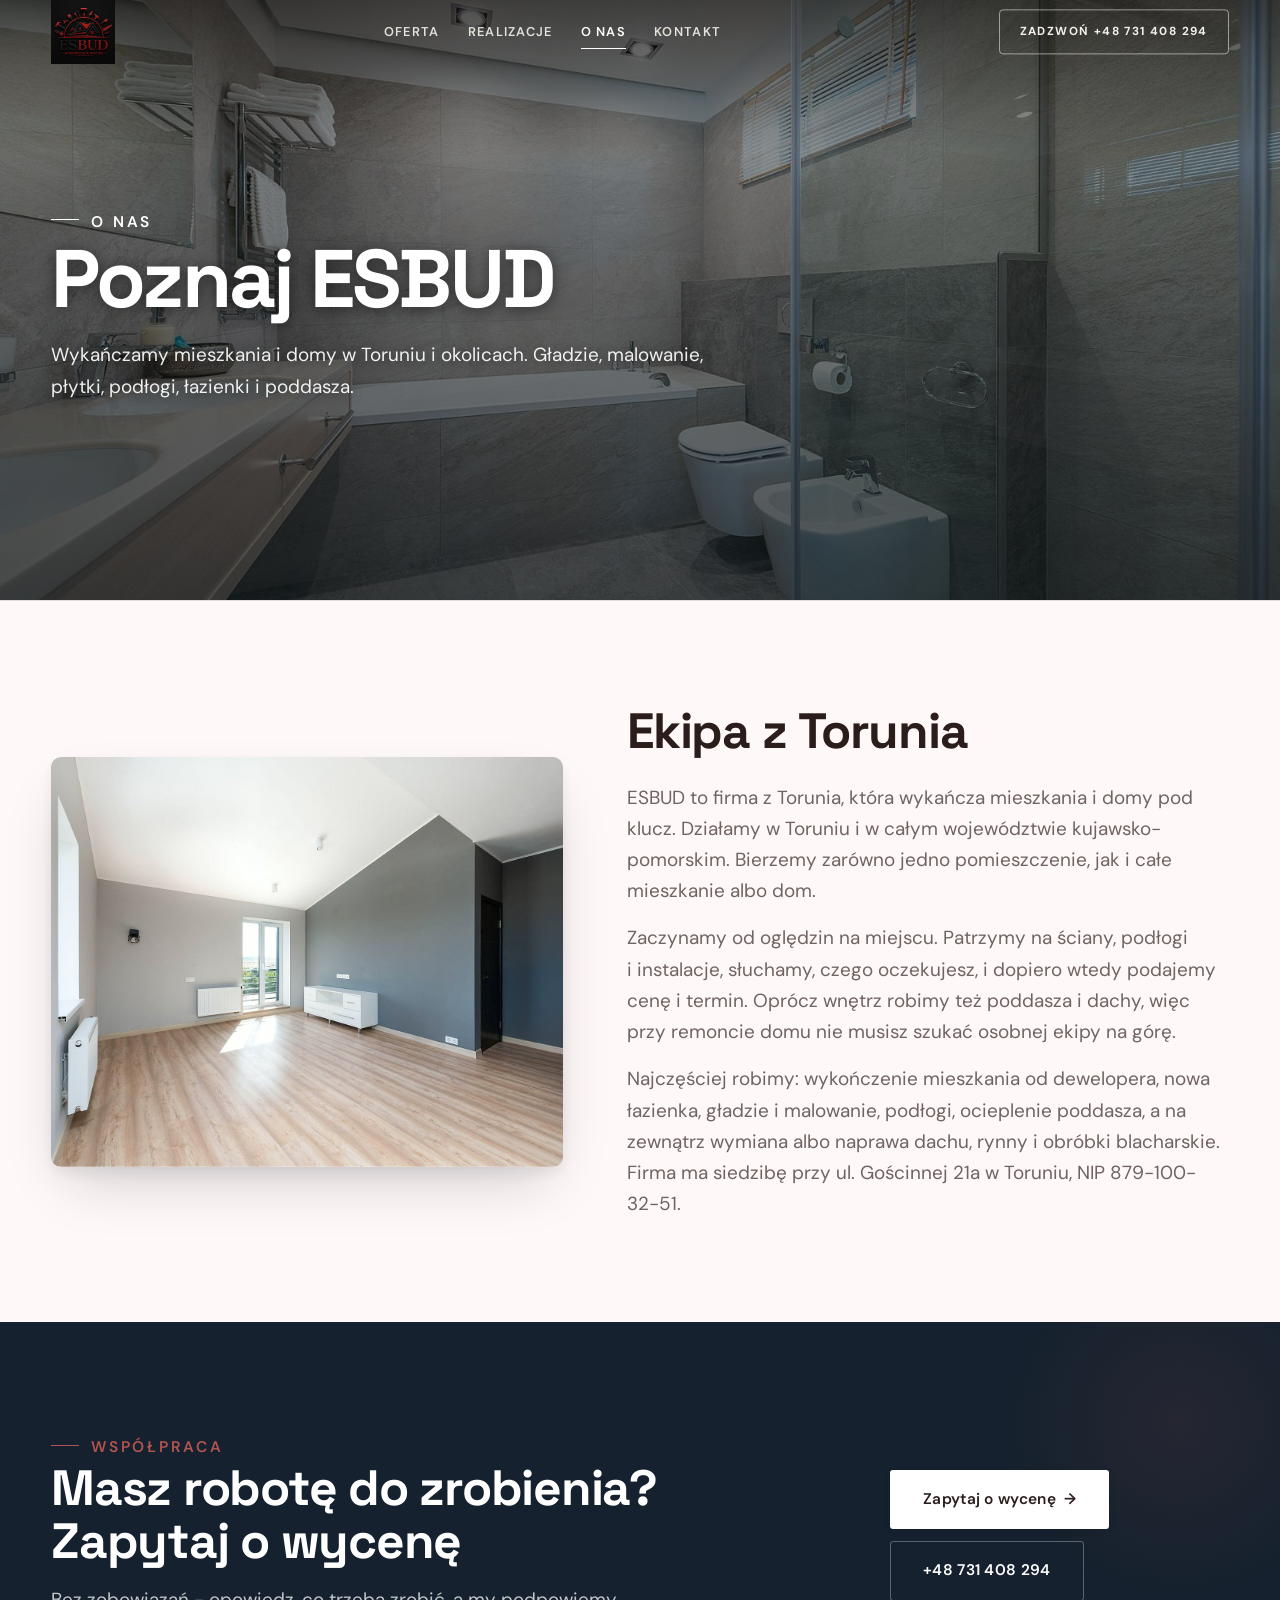
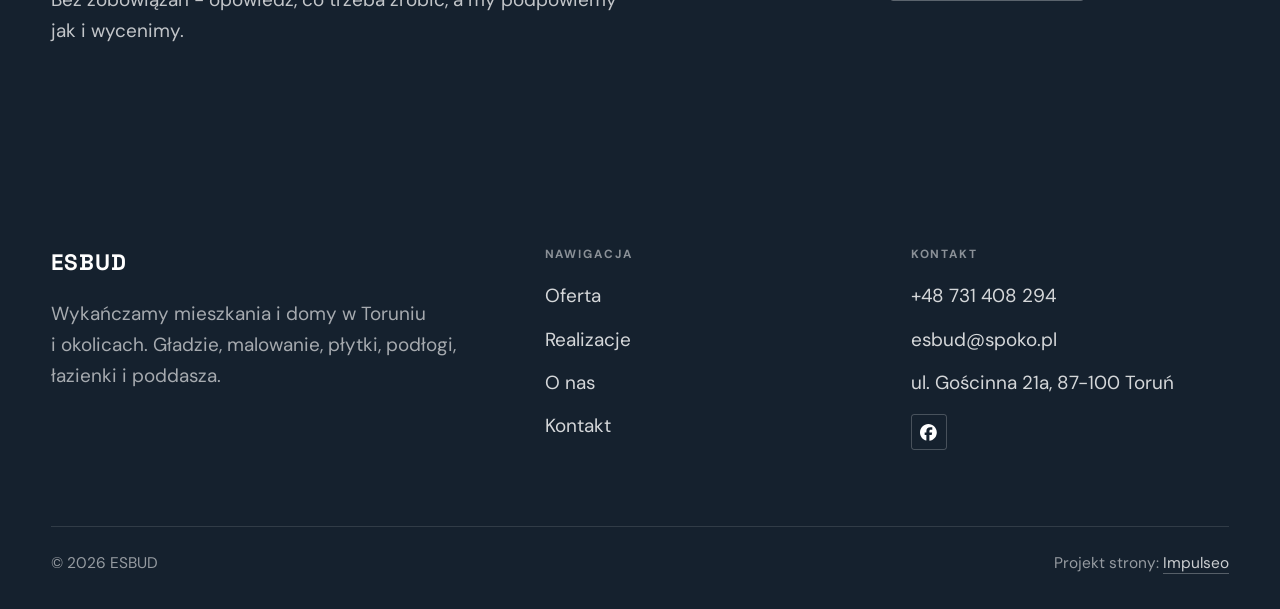
<file: o-nas.html>
<!DOCTYPE html>
<html lang="pl">
<head>
<meta charset="UTF-8">
<meta name="viewport" content="width=device-width, initial-scale=1.0">
<title>O nas - ESBUD</title>
<meta name="description" content="ESBUD z Torunia - wykończenia wnętrz pod klucz: mieszkania i domy od stanu deweloperskiego, łazienki, gładzie, malowanie, podłogi, poddasza. Zadzwoń i umów oględziny.">
<link rel="canonical" href="https://kris20032.github.io/esbud/o-nas.html">
<meta name="robots" content="noindex, nofollow">
<meta property="og:type" content="website">
<meta property="og:locale" content="pl_PL">
<meta property="og:site_name" content="ESBUD">
<meta property="og:title" content="O nas - ESBUD">
<meta property="og:description" content="ESBUD z Torunia - wykończenia wnętrz pod klucz: mieszkania i domy od stanu deweloperskiego, łazienki, gładzie, malowanie, podłogi, poddasza. Zadzwoń i umów oględziny.">
<meta property="og:url" content="https://kris20032.github.io/esbud/o-nas.html">
<meta property="og:image" content="https://kris20032.github.io/esbud/img/og.jpg">
<meta property="og:image:width" content="1200">
<meta property="og:image:height" content="630">
<meta name="twitter:card" content="summary_large_image">
<link rel="preconnect" href="https://fonts.googleapis.com">
<link rel="preconnect" href="https://fonts.gstatic.com" crossorigin>
<link href="https://fonts.googleapis.com/css2?family=Space+Grotesk:wght@500;600;700&family=DM+Sans:opsz,wght@9..40,400;9..40,500;9..40,600&display=swap" rel="stylesheet">
<link rel="stylesheet" href="assets/styles.css?v=d641771e">
</head>
<body>

<header class="nav">
  <div class="wrap nav-inner">
    <a class="brand brand-has-logo" href="index.html"><img class="brand-logo" src="img/logo.jpg" alt="ESBUD" width="720" height="720" decoding="async"></a>
    <nav class="nav-links">
      <a href="oferta.html">Oferta</a>
      <a href="realizacje.html">Realizacje</a>
      <a href="o-nas.html" class="active" aria-current="page">O nas</a>
      <a href="kontakt.html">Kontakt</a>
      <a href="tel:+48731408294" class="btn btn-accent">Zadzwoń +48 731 408 294</a>
    </nav>
    <button class="nav-toggle" aria-label="Menu"><span></span><span></span><span></span></button>
  </div>
</header>

<main>
<section class="pagehead">
  <img src="img/g5.jpg" alt="ESBUD - Poznaj ESBUD" width="1600" height="1068" decoding="async">
  <div class="wrap">
    <span class="eyebrow">O nas</span>
    <h1>Poznaj ESBUD</h1>
    <p>Wykańczamy mieszkania i domy w Toruniu i okolicach. Gładzie, malowanie, płytki, podłogi, łazienki i poddasza.</p>
  </div>
</section>
<section>
  <div class="wrap split">
    <div class="split-art reveal"><img src="img/g6.jpg" alt="ESBUD" loading="lazy" width="1600" height="1068" decoding="async"></div>
    <div class="split-copy reveal">
      <h2>Ekipa z Torunia</h2>
      <p class="muted">ESBUD to firma z Torunia, która wykańcza mieszkania i domy pod klucz. Działamy w Toruniu i w całym województwie kujawsko-pomorskim. Bierzemy zarówno jedno pomieszczenie, jak i całe mieszkanie albo dom.</p>
      <p class="muted">Zaczynamy od oględzin na miejscu. Patrzymy na ściany, podłogi i instalacje, słuchamy, czego oczekujesz, i dopiero wtedy podajemy cenę i termin. Oprócz wnętrz robimy też poddasza i dachy, więc przy remoncie domu nie musisz szukać osobnej ekipy na górę.</p>
      <p class="muted">Najczęściej robimy: wykończenie mieszkania od dewelopera, nowa łazienka, gładzie i malowanie, podłogi, ocieplenie poddasza, a na zewnątrz wymiana albo naprawa dachu, rynny i obróbki blacharskie. Firma ma siedzibę przy ul. Gościnnej 21a w Toruniu, NIP 879-100-32-51.</p>
    </div>
  </div>
</section>


<section class="cta">
  <div class="wrap">
    <div class="reveal">
      <span class="eyebrow">Współpraca</span>
      <h2>Masz robotę do zrobienia? Zapytaj o wycenę</h2>
      <p>Bez zobowiązań - opowiedz, co trzeba zrobić, a my podpowiemy jak i wycenimy.</p>
    </div>
    <div class="cta-actions reveal">
      <a href="kontakt.html" class="btn btn-light">Zapytaj o wycenę <span class="arr">→</span></a>
      <a href="tel:+48731408294" class="btn btn-ghost btn-ghost-cta">+48 731 408 294</a>
    </div>
  </div>
</section>
</main>

<footer>
  <div class="wrap">
    <div class="foot-grid">
      <div class="foot-brand">
        <div class="name">ESBUD</div>
        <p>Wykańczamy mieszkania i domy w Toruniu i okolicach. Gładzie, malowanie, płytki, podłogi, łazienki i poddasza.</p>
      </div>
      <div class="foot-col">
        <h4>Nawigacja</h4>
        <a href="oferta.html">Oferta</a>
        <a href="realizacje.html">Realizacje</a>
        <a href="o-nas.html">O nas</a>
        <a href="kontakt.html">Kontakt</a>
      </div>
      <div class="foot-col">
        <h4>Kontakt</h4>
        <a href="tel:+48731408294">+48 731 408 294</a>
        <a href="mailto:esbud@spoko.pl">esbud@spoko.pl</a>
        <p>ul. Gościnna 21a, 87-100 Toruń</p>
      <div class="foot-soc">
        <a class="soc" href="https://www.facebook.com/p/ESBUD-61565234037906/" target="_blank" rel="noopener" aria-label="Facebook - ESBUD"><svg viewBox="0 0 24 24" aria-hidden="true" focusable="false"><path d="M9.101 23.691v-7.98H6.627v-3.667h2.474v-1.58c0-4.085 1.848-5.978 5.858-5.978.401 0 .955.042 1.468.103a8.68 8.68 0 0 1 1.141.195v3.325a8.623 8.623 0 0 0-.653-.036 26.805 26.805 0 0 0-.733-.009c-.707 0-1.259.096-1.675.309a1.686 1.686 0 0 0-.679.622c-.258.42-.374.995-.374 1.752v1.297h3.919l-.386 2.103-.287 1.564h-3.246v8.245C19.396 23.238 24 18.179 24 12.044c0-6.627-5.373-12-12-12s-12 5.373-12 12c0 5.628 3.874 10.35 9.101 11.647Z" fill="currentColor"/></svg></a>
      </div>
      </div>
    </div>
    <div class="foot-bot">
      <span>© 2026 ESBUD</span>
      <span>Projekt strony: <a class="foot-credit" href="https://impulseo.pl" target="_blank" rel="noopener">Impulseo</a></span>
    </div>
  </div>
</footer>
<div class="sticky-call"><a class="sc-call" href="tel:+48731408294"><svg class="ico-tel" width="16" height="16" viewBox="0 0 24 24" fill="none" aria-hidden="true"><path d="M6.6 10.8a15.5 15.5 0 0 0 6.6 6.6l2.2-2.2a1 1 0 0 1 1-.24 11.4 11.4 0 0 0 3.6.58 1 1 0 0 1 1 1V20a1 1 0 0 1-1 1A17 17 0 0 1 3 4a1 1 0 0 1 1-1h3.5a1 1 0 0 1 1 1c0 1.25.2 2.46.58 3.6a1 1 0 0 1-.25 1l-2.23 2.2Z" fill="currentColor"/></svg> Zadzwoń</a><a class="sc-quote" href="kontakt.html">Umów oględziny</a></div>
<div class="demo-wazne" data-do="2026-10-20" data-cykl="3" hidden><svg class="dw-ico" width="13" height="13" viewBox="0 0 24 24" fill="none" aria-hidden="true"><circle cx="12" cy="12" r="8.6" stroke="currentColor" stroke-width="1.8"/><path d="M12 7.2V12l3.3 2" stroke="currentColor" stroke-width="1.8" stroke-linecap="round"/></svg><span class="dw-txt"></span></div>

<script src="assets/main.js"></script>
</body>
</html>
</file>
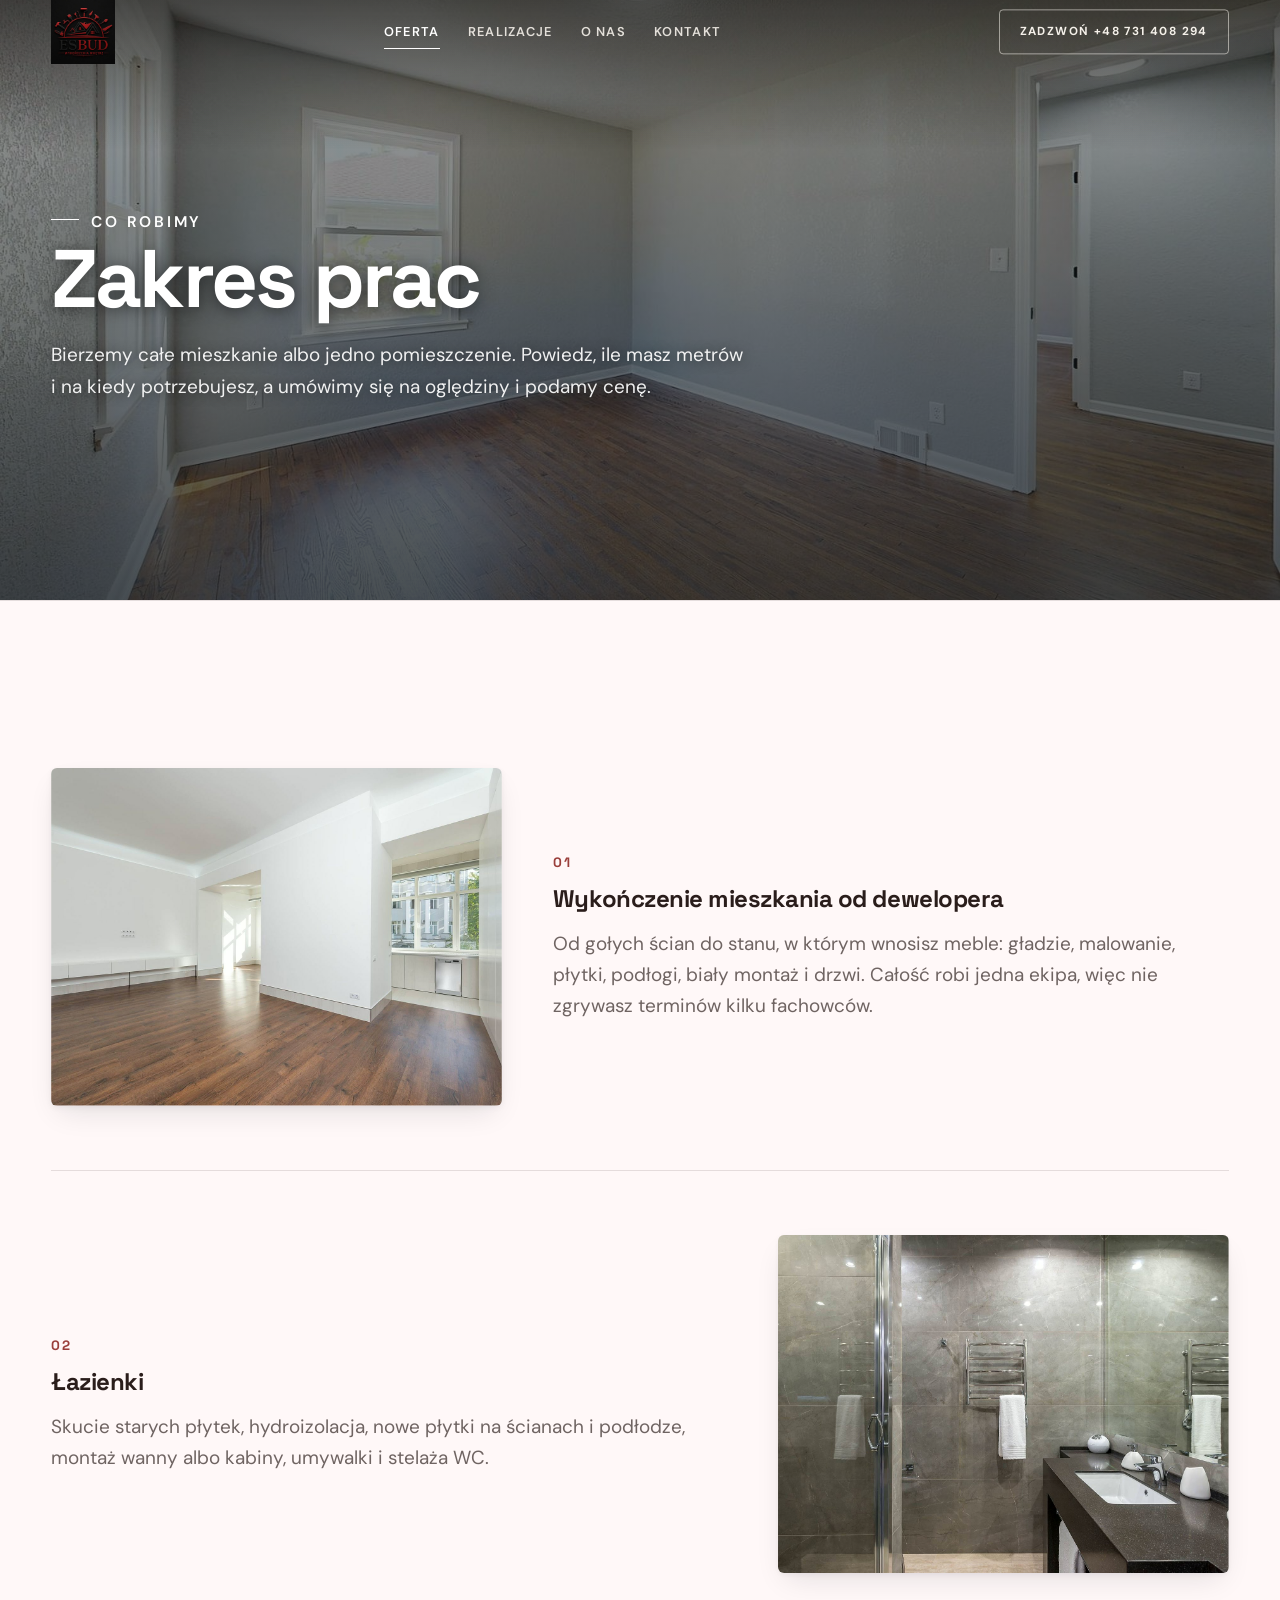
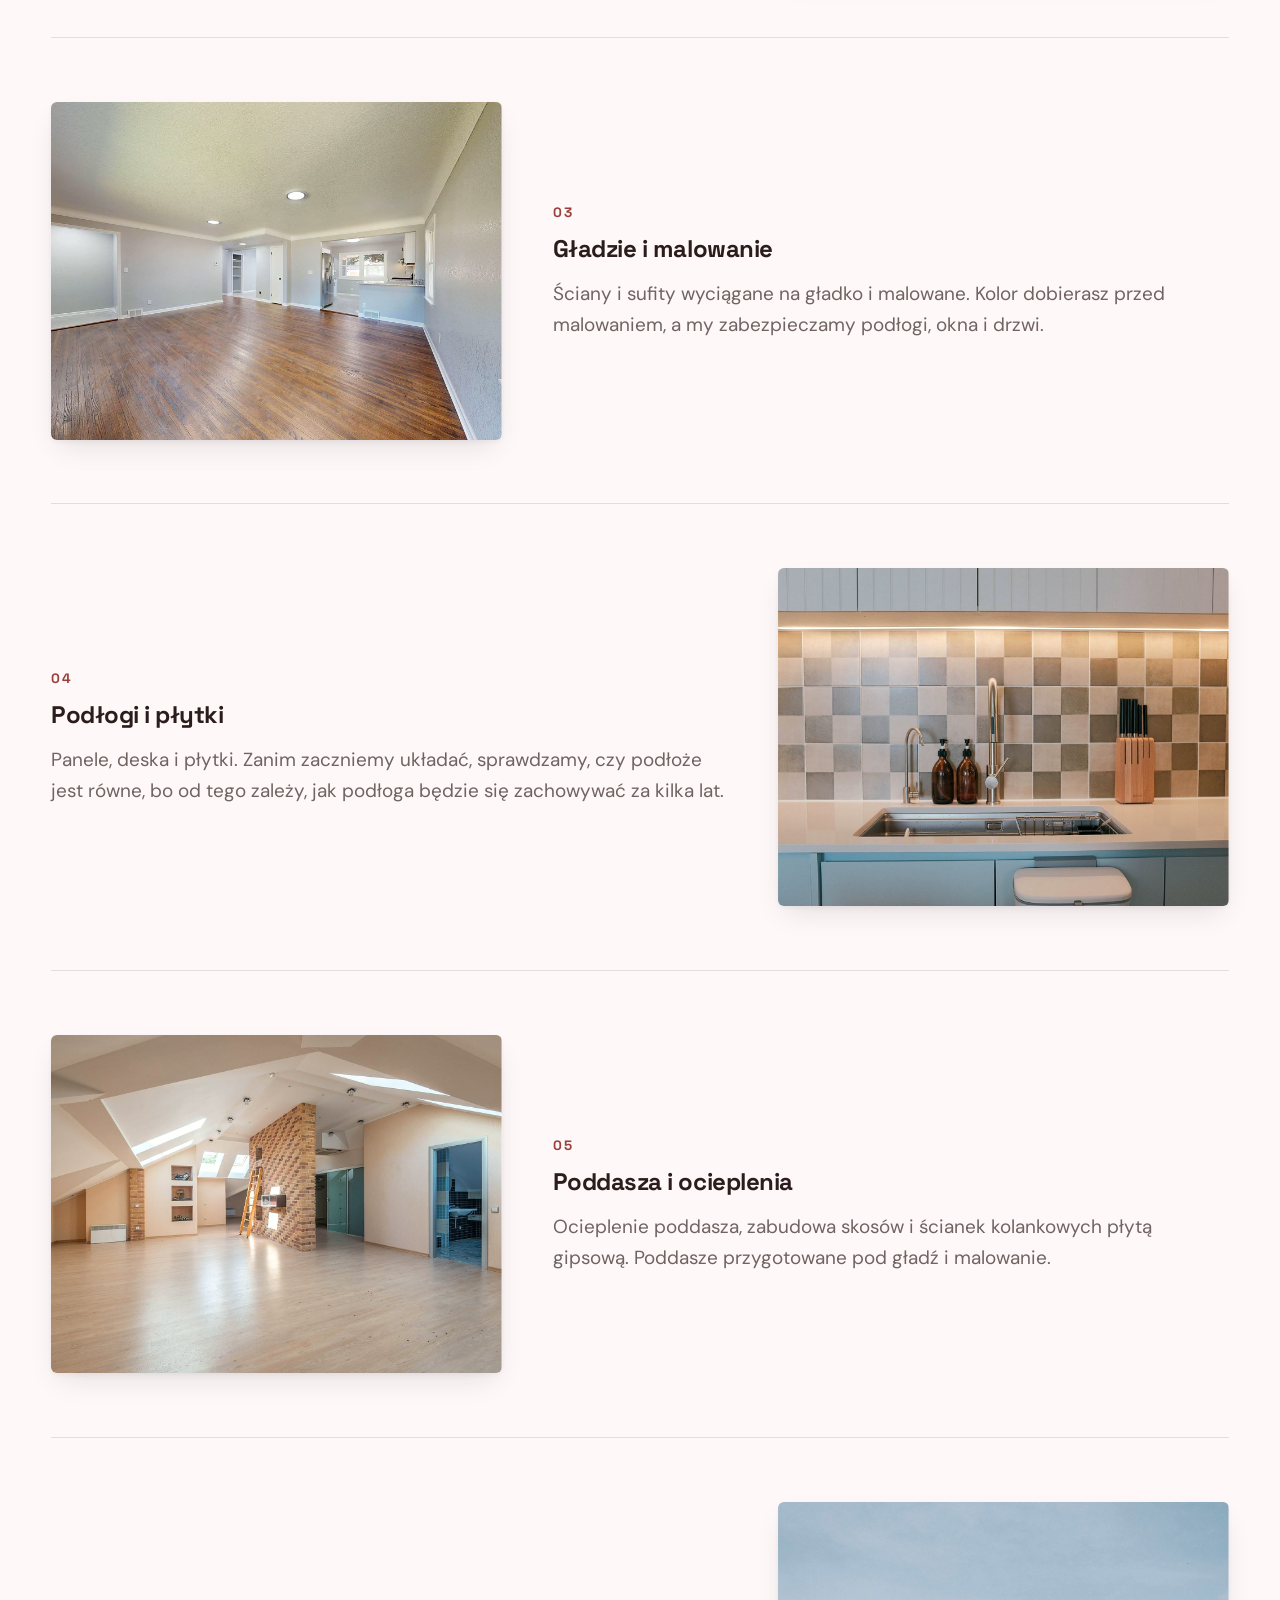
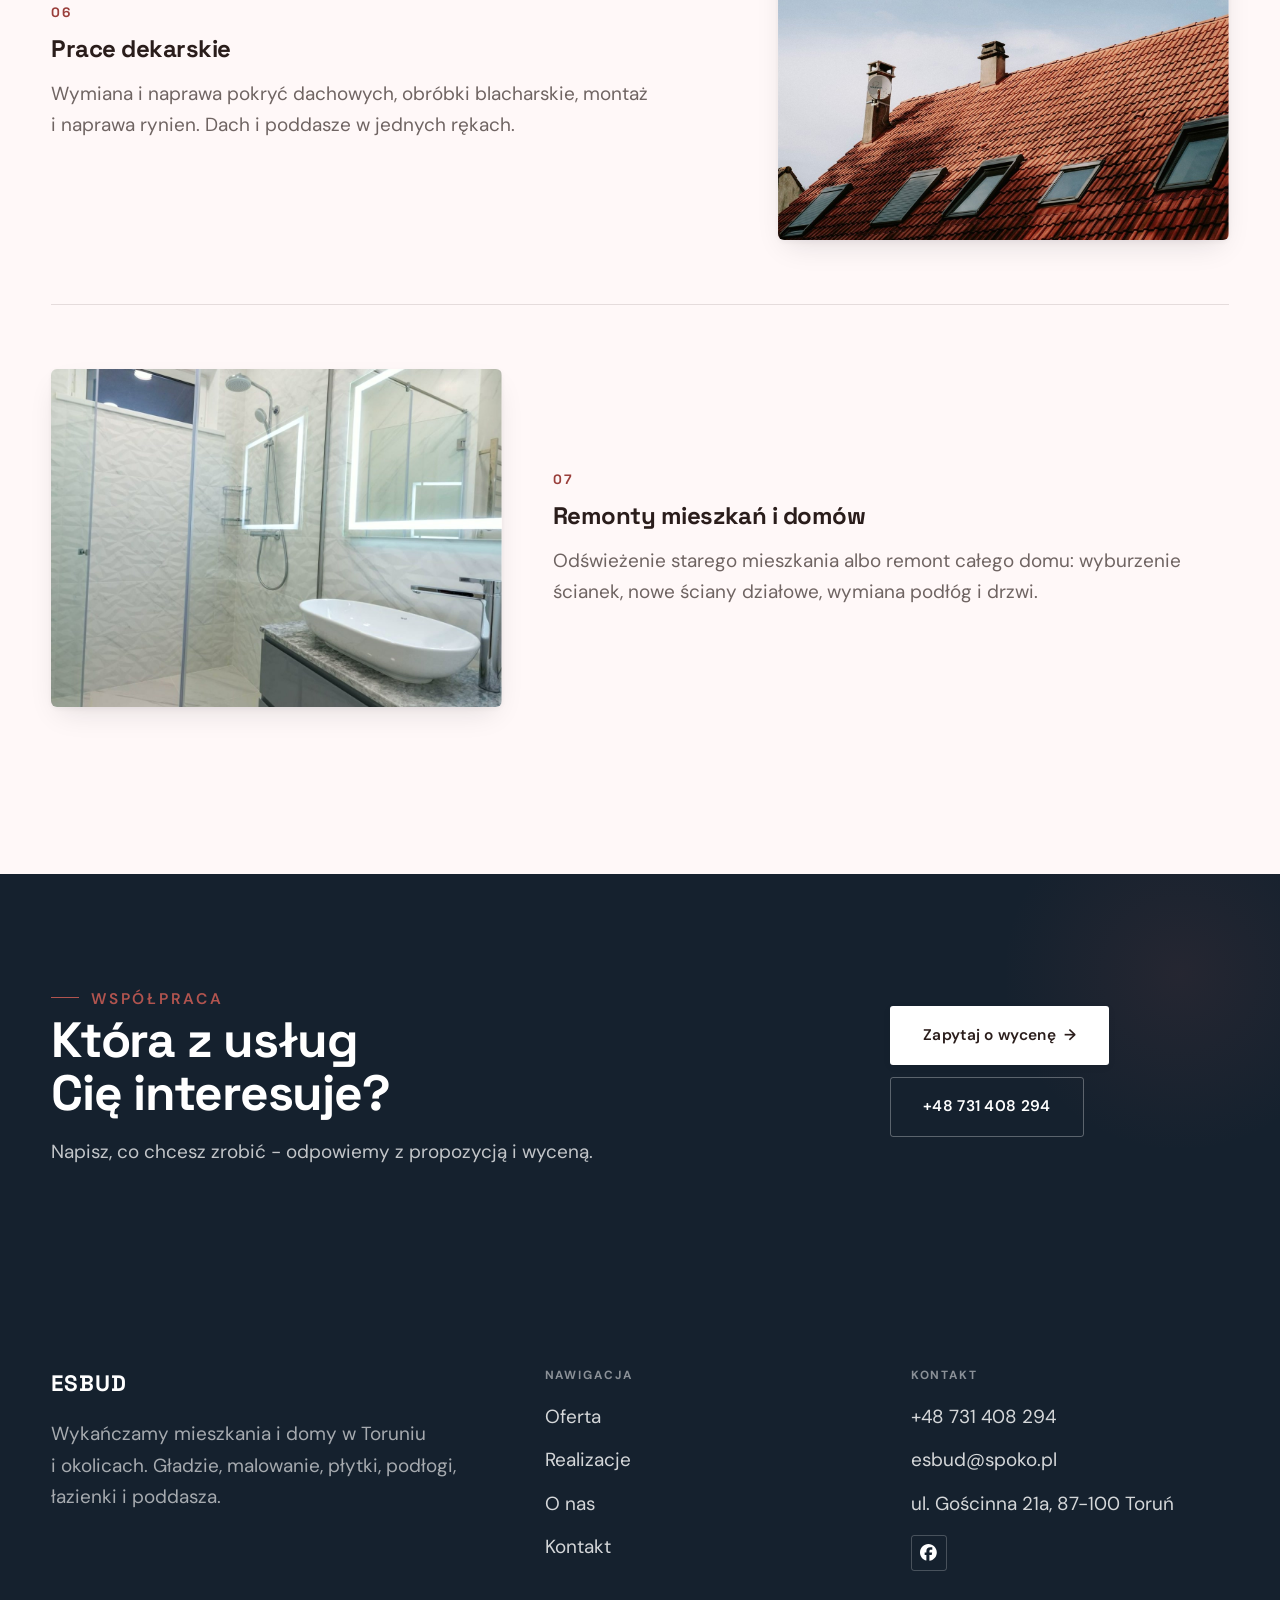
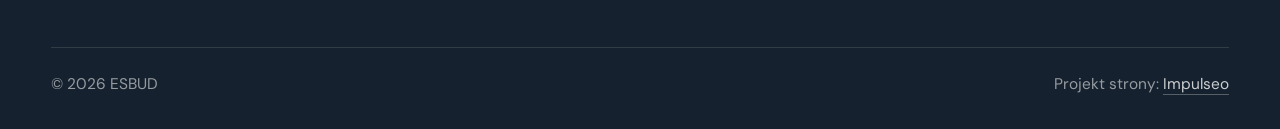
<file: oferta.html>
<!DOCTYPE html>
<html lang="pl">
<head>
<meta charset="UTF-8">
<meta name="viewport" content="width=device-width, initial-scale=1.0">
<title>Oferta - ESBUD</title>
<meta name="description" content="ESBUD z Torunia - wykończenia wnętrz pod klucz: mieszkania i domy od stanu deweloperskiego, łazienki, gładzie, malowanie, podłogi, poddasza. Zadzwoń i umów oględziny.">
<link rel="canonical" href="https://kris20032.github.io/esbud/oferta.html">
<meta name="robots" content="noindex, nofollow">
<meta property="og:type" content="website">
<meta property="og:locale" content="pl_PL">
<meta property="og:site_name" content="ESBUD">
<meta property="og:title" content="Oferta - ESBUD">
<meta property="og:description" content="ESBUD z Torunia - wykończenia wnętrz pod klucz: mieszkania i domy od stanu deweloperskiego, łazienki, gładzie, malowanie, podłogi, poddasza. Zadzwoń i umów oględziny.">
<meta property="og:url" content="https://kris20032.github.io/esbud/oferta.html">
<meta property="og:image" content="https://kris20032.github.io/esbud/img/og.jpg">
<meta property="og:image:width" content="1200">
<meta property="og:image:height" content="630">
<meta name="twitter:card" content="summary_large_image">
<link rel="preconnect" href="https://fonts.googleapis.com">
<link rel="preconnect" href="https://fonts.gstatic.com" crossorigin>
<link href="https://fonts.googleapis.com/css2?family=Space+Grotesk:wght@500;600;700&family=DM+Sans:opsz,wght@9..40,400;9..40,500;9..40,600&display=swap" rel="stylesheet">
<link rel="stylesheet" href="assets/styles.css?v=d641771e">
</head>
<body>

<header class="nav">
  <div class="wrap nav-inner">
    <a class="brand brand-has-logo" href="index.html"><img class="brand-logo" src="img/logo.jpg" alt="ESBUD" width="720" height="720" decoding="async"></a>
    <nav class="nav-links">
      <a href="oferta.html" class="active" aria-current="page">Oferta</a>
      <a href="realizacje.html">Realizacje</a>
      <a href="o-nas.html">O nas</a>
      <a href="kontakt.html">Kontakt</a>
      <a href="tel:+48731408294" class="btn btn-accent">Zadzwoń +48 731 408 294</a>
    </nav>
    <button class="nav-toggle" aria-label="Menu"><span></span><span></span><span></span></button>
  </div>
</header>

<main>
<section class="pagehead">
  <img src="img/g4.jpg" alt="ESBUD - Zakres prac" width="1600" height="900" decoding="async">
  <div class="wrap">
    <span class="eyebrow">Co robimy</span>
    <h1>Zakres prac</h1>
    <p>Bierzemy całe mieszkanie albo jedno pomieszczenie. Powiedz, ile masz metrów i na kiedy potrzebujesz, a umówimy się na oględziny i podamy cenę.</p>
  </div>
</section>
<section>
  <div class="wrap">
    <div class="svc-row reveal">
      <div class="svc-row-art"><img src="img/g12.jpg" alt="Wykończenie mieszkania od dewelopera" loading="lazy" width="1600" height="1068" decoding="async"></div>
      <div>
        <span class="num">01</span>
        <h3>Wykończenie mieszkania od dewelopera</h3>
        <p class="muted">Od gołych ścian do stanu, w którym wnosisz meble: gładzie, malowanie, płytki, podłogi, biały montaż i drzwi. Całość robi jedna ekipa, więc nie zgrywasz terminów kilku fachowców.</p>
      </div>
    </div>
    <div class="svc-row rev reveal">
      <div class="svc-row-art"><img src="img/g13.jpg" alt="Łazienki" loading="lazy" width="1600" height="1068" decoding="async"></div>
      <div>
        <span class="num">02</span>
        <h3>Łazienki</h3>
        <p class="muted">Skucie starych płytek, hydroizolacja, nowe płytki na ścianach i podłodze, montaż wanny albo kabiny, umywalki i stelaża WC.</p>
      </div>
    </div>
    <div class="svc-row reveal">
      <div class="svc-row-art"><img src="img/g14.jpg" alt="Gładzie i malowanie" loading="lazy" width="1600" height="1200" decoding="async"></div>
      <div>
        <span class="num">03</span>
        <h3>Gładzie i malowanie</h3>
        <p class="muted">Ściany i sufity wyciągane na gładko i malowane. Kolor dobierasz przed malowaniem, a my zabezpieczamy podłogi, okna i drzwi.</p>
      </div>
    </div>
    <div class="svc-row rev reveal">
      <div class="svc-row-art"><img src="img/g8.jpg" alt="Podłogi i płytki" loading="lazy" width="1600" height="1066" decoding="async"></div>
      <div>
        <span class="num">04</span>
        <h3>Podłogi i płytki</h3>
        <p class="muted">Panele, deska i płytki. Zanim zaczniemy układać, sprawdzamy, czy podłoże jest równe, bo od tego zależy, jak podłoga będzie się zachowywać za kilka lat.</p>
      </div>
    </div>
    <div class="svc-row reveal">
      <div class="svc-row-art"><img src="img/about.jpg" alt="Poddasza i ocieplenia" loading="lazy" width="1600" height="1068" decoding="async"></div>
      <div>
        <span class="num">05</span>
        <h3>Poddasza i ocieplenia</h3>
        <p class="muted">Ocieplenie poddasza, zabudowa skosów i ścianek kolankowych płytą gipsową. Poddasze przygotowane pod gładź i malowanie.</p>
      </div>
    </div>
    <div class="svc-row rev reveal">
      <div class="svc-row-art"><img src="img/dach.jpg" alt="Prace dekarskie" loading="lazy" width="1600" height="1066" decoding="async"></div>
      <div>
        <span class="num">06</span>
        <h3>Prace dekarskie</h3>
        <p class="muted">Wymiana i naprawa pokryć dachowych, obróbki blacharskie, montaż i naprawa rynien. Dach i poddasze w jednych rękach.</p>
      </div>
    </div>
    <div class="svc-row reveal">
      <div class="svc-row-art"><img src="img/g3.jpg" alt="Remonty mieszkań i domów" loading="lazy" width="1528" height="908" decoding="async"></div>
      <div>
        <span class="num">07</span>
        <h3>Remonty mieszkań i domów</h3>
        <p class="muted">Odświeżenie starego mieszkania albo remont całego domu: wyburzenie ścianek, nowe ściany działowe, wymiana podłóg i drzwi.</p>
      </div>
    </div>
  </div>
</section>

<section class="cta">
  <div class="wrap">
    <div class="reveal">
      <span class="eyebrow">Współpraca</span>
      <h2>Która z usług Cię interesuje?</h2>
      <p>Napisz, co chcesz zrobić - odpowiemy z propozycją i wyceną.</p>
    </div>
    <div class="cta-actions reveal">
      <a href="kontakt.html" class="btn btn-light">Zapytaj o wycenę <span class="arr">→</span></a>
      <a href="tel:+48731408294" class="btn btn-ghost btn-ghost-cta">+48 731 408 294</a>
    </div>
  </div>
</section>
</main>

<footer>
  <div class="wrap">
    <div class="foot-grid">
      <div class="foot-brand">
        <div class="name">ESBUD</div>
        <p>Wykańczamy mieszkania i domy w Toruniu i okolicach. Gładzie, malowanie, płytki, podłogi, łazienki i poddasza.</p>
      </div>
      <div class="foot-col">
        <h4>Nawigacja</h4>
        <a href="oferta.html">Oferta</a>
        <a href="realizacje.html">Realizacje</a>
        <a href="o-nas.html">O nas</a>
        <a href="kontakt.html">Kontakt</a>
      </div>
      <div class="foot-col">
        <h4>Kontakt</h4>
        <a href="tel:+48731408294">+48 731 408 294</a>
        <a href="mailto:esbud@spoko.pl">esbud@spoko.pl</a>
        <p>ul. Gościnna 21a, 87-100 Toruń</p>
      <div class="foot-soc">
        <a class="soc" href="https://www.facebook.com/p/ESBUD-61565234037906/" target="_blank" rel="noopener" aria-label="Facebook - ESBUD"><svg viewBox="0 0 24 24" aria-hidden="true" focusable="false"><path d="M9.101 23.691v-7.98H6.627v-3.667h2.474v-1.58c0-4.085 1.848-5.978 5.858-5.978.401 0 .955.042 1.468.103a8.68 8.68 0 0 1 1.141.195v3.325a8.623 8.623 0 0 0-.653-.036 26.805 26.805 0 0 0-.733-.009c-.707 0-1.259.096-1.675.309a1.686 1.686 0 0 0-.679.622c-.258.42-.374.995-.374 1.752v1.297h3.919l-.386 2.103-.287 1.564h-3.246v8.245C19.396 23.238 24 18.179 24 12.044c0-6.627-5.373-12-12-12s-12 5.373-12 12c0 5.628 3.874 10.35 9.101 11.647Z" fill="currentColor"/></svg></a>
      </div>
      </div>
    </div>
    <div class="foot-bot">
      <span>© 2026 ESBUD</span>
      <span>Projekt strony: <a class="foot-credit" href="https://impulseo.pl" target="_blank" rel="noopener">Impulseo</a></span>
    </div>
  </div>
</footer>
<div class="sticky-call"><a class="sc-call" href="tel:+48731408294"><svg class="ico-tel" width="16" height="16" viewBox="0 0 24 24" fill="none" aria-hidden="true"><path d="M6.6 10.8a15.5 15.5 0 0 0 6.6 6.6l2.2-2.2a1 1 0 0 1 1-.24 11.4 11.4 0 0 0 3.6.58 1 1 0 0 1 1 1V20a1 1 0 0 1-1 1A17 17 0 0 1 3 4a1 1 0 0 1 1-1h3.5a1 1 0 0 1 1 1c0 1.25.2 2.46.58 3.6a1 1 0 0 1-.25 1l-2.23 2.2Z" fill="currentColor"/></svg> Zadzwoń</a><a class="sc-quote" href="kontakt.html">Umów oględziny</a></div>
<div class="demo-wazne" data-do="2026-10-20" data-cykl="3" hidden><svg class="dw-ico" width="13" height="13" viewBox="0 0 24 24" fill="none" aria-hidden="true"><circle cx="12" cy="12" r="8.6" stroke="currentColor" stroke-width="1.8"/><path d="M12 7.2V12l3.3 2" stroke="currentColor" stroke-width="1.8" stroke-linecap="round"/></svg><span class="dw-txt"></span></div>

<script src="assets/main.js"></script>
</body>
</html>
</file>
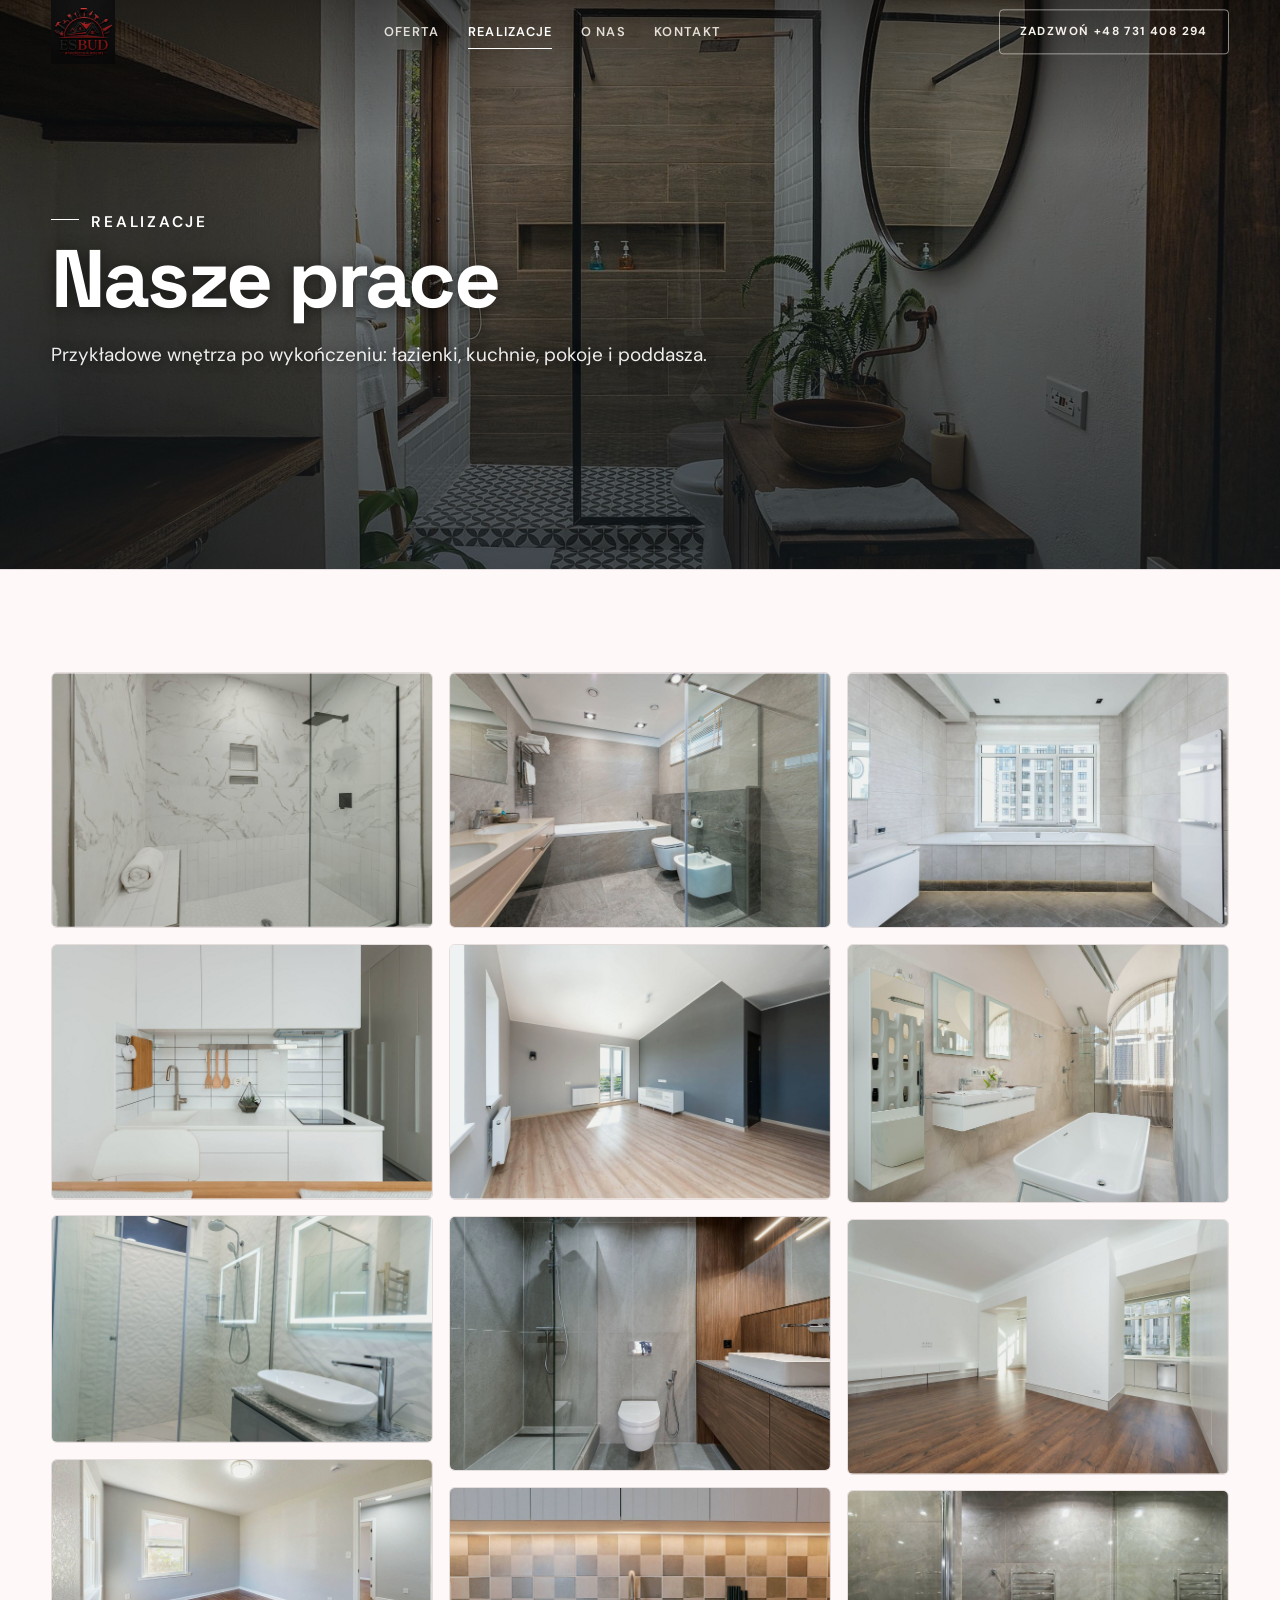
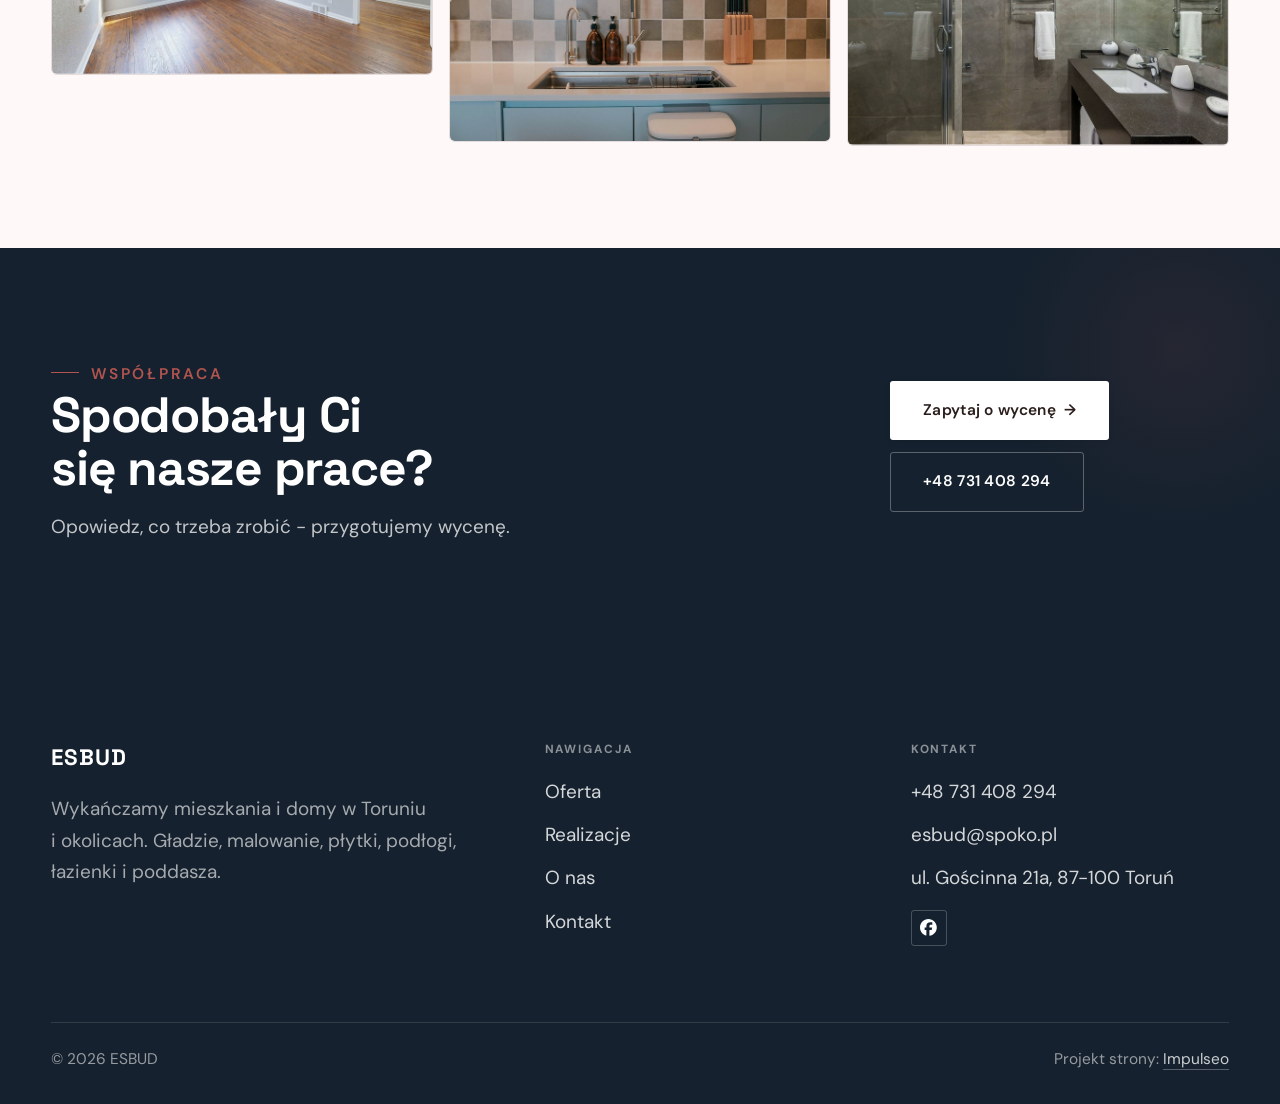
<file: realizacje.html>
<!DOCTYPE html>
<html lang="pl">
<head>
<meta charset="UTF-8">
<meta name="viewport" content="width=device-width, initial-scale=1.0">
<title>Realizacje - ESBUD</title>
<meta name="description" content="Realizacje ESBUD: Prysznic w płytkach, Kuchnia w bieli, Łazienka z umywalką nablatową, Pokój po wykończeniu, Łazienka z wanną">
<link rel="canonical" href="https://kris20032.github.io/esbud/realizacje.html">
<meta name="robots" content="noindex, nofollow">
<meta property="og:type" content="website">
<meta property="og:locale" content="pl_PL">
<meta property="og:site_name" content="ESBUD">
<meta property="og:title" content="Realizacje - ESBUD">
<meta property="og:description" content="Realizacje ESBUD: Prysznic w płytkach, Kuchnia w bieli, Łazienka z umywalką nablatową, Pokój po wykończeniu, Łazienka z wanną">
<meta property="og:url" content="https://kris20032.github.io/esbud/realizacje.html">
<meta property="og:image" content="https://kris20032.github.io/esbud/img/og.jpg">
<meta property="og:image:width" content="1200">
<meta property="og:image:height" content="630">
<meta name="twitter:card" content="summary_large_image">
<link rel="preconnect" href="https://fonts.googleapis.com">
<link rel="preconnect" href="https://fonts.gstatic.com" crossorigin>
<link href="https://fonts.googleapis.com/css2?family=Space+Grotesk:wght@500;600;700&family=DM+Sans:opsz,wght@9..40,400;9..40,500;9..40,600&display=swap" rel="stylesheet">
<link rel="stylesheet" href="assets/styles.css?v=d641771e">
</head>
<body>

<header class="nav">
  <div class="wrap nav-inner">
    <a class="brand brand-has-logo" href="index.html"><img class="brand-logo" src="img/logo.jpg" alt="ESBUD" width="720" height="720" decoding="async"></a>
    <nav class="nav-links">
      <a href="oferta.html">Oferta</a>
      <a href="realizacje.html" class="active" aria-current="page">Realizacje</a>
      <a href="o-nas.html">O nas</a>
      <a href="kontakt.html">Kontakt</a>
      <a href="tel:+48731408294" class="btn btn-accent">Zadzwoń +48 731 408 294</a>
    </nav>
    <button class="nav-toggle" aria-label="Menu"><span></span><span></span><span></span></button>
  </div>
</header>

<main>
<section class="pagehead">
  <img src="img/g11.jpg" alt="ESBUD - Nasze prace" width="1600" height="1066" decoding="async">
  <div class="wrap">
    <span class="eyebrow">Realizacje</span>
    <h1>Nasze prace</h1>
    <p>Przykładowe wnętrza po wykończeniu: łazienki, kuchnie, pokoje i poddasza.</p>
  </div>
</section>
<section>
  <div class="wrap">
    <div class="gallery-masonry">
      <figure class="m-tile reveal"><img src="img/g1.jpg" alt="ESBUD" loading="lazy" width="1600" height="1067" decoding="async"></figure>
      <figure class="m-tile reveal"><img src="img/g2.jpg" alt="ESBUD" loading="lazy" width="1600" height="1068" decoding="async"></figure>
      <figure class="m-tile reveal"><img src="img/g3.jpg" alt="ESBUD" loading="lazy" width="1528" height="908" decoding="async"></figure>
      <figure class="m-tile reveal"><img src="img/g4.jpg" alt="ESBUD" loading="lazy" width="1600" height="900" decoding="async"></figure>
      <figure class="m-tile reveal"><img src="img/g5.jpg" alt="ESBUD" loading="lazy" width="1600" height="1068" decoding="async"></figure>
      <figure class="m-tile reveal"><img src="img/g6.jpg" alt="ESBUD" loading="lazy" width="1600" height="1068" decoding="async"></figure>
      <figure class="m-tile reveal"><img src="img/g7.jpg" alt="ESBUD" loading="lazy" width="1600" height="1066" decoding="async"></figure>
      <figure class="m-tile reveal"><img src="img/g8.jpg" alt="ESBUD" loading="lazy" width="1600" height="1066" decoding="async"></figure>
      <figure class="m-tile reveal"><img src="img/g9.jpg" alt="ESBUD" loading="lazy" width="1600" height="1068" decoding="async"></figure>
      <figure class="m-tile reveal"><img src="img/g10.jpg" alt="ESBUD" loading="lazy" width="1600" height="1082" decoding="async"></figure>
      <figure class="m-tile reveal"><img src="img/g12.jpg" alt="ESBUD" loading="lazy" width="1600" height="1068" decoding="async"></figure>
      <figure class="m-tile reveal"><img src="img/g13.jpg" alt="ESBUD" loading="lazy" width="1600" height="1068" decoding="async"></figure>
    </div>
  </div>
</section>
<section class="cta">
  <div class="wrap">
    <div class="reveal">
      <span class="eyebrow">Współpraca</span>
      <h2>Spodobały Ci się nasze prace?</h2>
      <p>Opowiedz, co trzeba zrobić - przygotujemy wycenę.</p>
    </div>
    <div class="cta-actions reveal">
      <a href="kontakt.html" class="btn btn-light">Zapytaj o wycenę <span class="arr">→</span></a>
      <a href="tel:+48731408294" class="btn btn-ghost btn-ghost-cta">+48 731 408 294</a>
    </div>
  </div>
</section>
</main>

<footer>
  <div class="wrap">
    <div class="foot-grid">
      <div class="foot-brand">
        <div class="name">ESBUD</div>
        <p>Wykańczamy mieszkania i domy w Toruniu i okolicach. Gładzie, malowanie, płytki, podłogi, łazienki i poddasza.</p>
      </div>
      <div class="foot-col">
        <h4>Nawigacja</h4>
        <a href="oferta.html">Oferta</a>
        <a href="realizacje.html">Realizacje</a>
        <a href="o-nas.html">O nas</a>
        <a href="kontakt.html">Kontakt</a>
      </div>
      <div class="foot-col">
        <h4>Kontakt</h4>
        <a href="tel:+48731408294">+48 731 408 294</a>
        <a href="mailto:esbud@spoko.pl">esbud@spoko.pl</a>
        <p>ul. Gościnna 21a, 87-100 Toruń</p>
      <div class="foot-soc">
        <a class="soc" href="https://www.facebook.com/p/ESBUD-61565234037906/" target="_blank" rel="noopener" aria-label="Facebook - ESBUD"><svg viewBox="0 0 24 24" aria-hidden="true" focusable="false"><path d="M9.101 23.691v-7.98H6.627v-3.667h2.474v-1.58c0-4.085 1.848-5.978 5.858-5.978.401 0 .955.042 1.468.103a8.68 8.68 0 0 1 1.141.195v3.325a8.623 8.623 0 0 0-.653-.036 26.805 26.805 0 0 0-.733-.009c-.707 0-1.259.096-1.675.309a1.686 1.686 0 0 0-.679.622c-.258.42-.374.995-.374 1.752v1.297h3.919l-.386 2.103-.287 1.564h-3.246v8.245C19.396 23.238 24 18.179 24 12.044c0-6.627-5.373-12-12-12s-12 5.373-12 12c0 5.628 3.874 10.35 9.101 11.647Z" fill="currentColor"/></svg></a>
      </div>
      </div>
    </div>
    <div class="foot-bot">
      <span>© 2026 ESBUD</span>
      <span>Projekt strony: <a class="foot-credit" href="https://impulseo.pl" target="_blank" rel="noopener">Impulseo</a></span>
    </div>
  </div>
</footer>
<div class="sticky-call"><a class="sc-call" href="tel:+48731408294"><svg class="ico-tel" width="16" height="16" viewBox="0 0 24 24" fill="none" aria-hidden="true"><path d="M6.6 10.8a15.5 15.5 0 0 0 6.6 6.6l2.2-2.2a1 1 0 0 1 1-.24 11.4 11.4 0 0 0 3.6.58 1 1 0 0 1 1 1V20a1 1 0 0 1-1 1A17 17 0 0 1 3 4a1 1 0 0 1 1-1h3.5a1 1 0 0 1 1 1c0 1.25.2 2.46.58 3.6a1 1 0 0 1-.25 1l-2.23 2.2Z" fill="currentColor"/></svg> Zadzwoń</a><a class="sc-quote" href="kontakt.html">Umów oględziny</a></div>
<div class="demo-wazne" data-do="2026-10-20" data-cykl="3" hidden><svg class="dw-ico" width="13" height="13" viewBox="0 0 24 24" fill="none" aria-hidden="true"><circle cx="12" cy="12" r="8.6" stroke="currentColor" stroke-width="1.8"/><path d="M12 7.2V12l3.3 2" stroke="currentColor" stroke-width="1.8" stroke-linecap="round"/></svg><span class="dw-txt"></span></div>

<script src="assets/main.js"></script>
</body>
</html>
</file>
<file: assets/styles.css>
/* ============================================================
   STOLBASZ — premium, architektoniczny B2B fit-out
   Jasna paleta, zero brązu. System wg premium-web-craft.
   Projekt strony: Impulseo (impulseo.pl)
   ============================================================ */

:root{
  /* PALETA — jasna, architektoniczna, chłodna */
  --paper:#F4F6F8;          /* główne tło */
  --paper-2:#E7EBEF;        /* sekcje alternatywne (chłodny jasny szary) */
  --paper-3:#E7EBEF;        /* delikatne wypełnienia */
  --ink:#15212E;            /* tekst główny — chłodny grafit */
  --ink-soft:#243443;       /* nagłówki drugorzędne */
  --muted:#6B7785;          /* tekst poboczny */
  --line:rgba(21,33,46,.12);/* hairline */
  --accent:#E8A317;         /* stonowany petrol-slate — jedyny akcent */
  --accent-d:#C9870C;
  --accent-soft:rgba(232,163,23,.10);
  --dark:#15212E;           /* sekcje ciemne (stopka/CTA) */

  /* HOVER ZDJĘĆ — JEDEN standard dla całego silnika (decyzja K. 04.08.2026, artefakt z wariantami).
     AKTUALNE (K.+Szymon 09.08.2026, wybór z artefaktu 6 wariantów): zoom 1.05 przy 1.4s -
     przy tak długim czasie mocniejszy kadr NIE skacze, tylko „oddycha". Poprzedni standard
     (1.02 / .55s z 04.08) odbierany jako dynamiczny i szybki.
     Spoczynek lekko przygaszony, ale TYLKO tam, gdzie jest mysz (@media hover:hover) —
     na telefonie zdjęcia zostają w pełnej jasności. */
  --img-zoom:1.05;                   /* K.+Szymon 09.08: wariant F z artefaktu porównawczego */
  --img-rest:brightness(.95) saturate(.99);
  --img-hot:brightness(1.06) saturate(1.05);
  --img-dur:1.4s;                    /* K.+Szymon 09.08 (wariant F): powoli = elegancko */
  --img-ease:cubic-bezier(.16,.84,.44,1);  /* miękki ogon, efekt „oddychania" */

  /* ODSTĘPY — skala 4/8 */
  --space-1:4px; --space-2:8px; --space-3:12px; --space-4:16px; --space-5:24px;
  --space-6:32px; --space-7:48px; --space-8:64px; --space-9:96px; --space-10:128px;

  /* TYPOGRAFIA — fluid clamp() (skala podbita 16.07.2026: większe, czytelniejsze litery — uwaga Adama) */
  --text-sm:clamp(.9rem,.87rem + .12vw,1rem);
  --text-base:clamp(1.08rem,1.04rem + .18vw,1.2rem);
  --text-lg:clamp(1.24rem,1.15rem + .34vw,1.44rem);
  --text-h3:clamp(1.34rem,1.22rem + .55vw,1.66rem);
  --text-h2:clamp(2.1rem,1.66rem + 2.1vw,3.1rem);
  --text-h1:clamp(2.9rem,2.1rem + 4vw,5.1rem);

  /* PROMIENIE — architektoniczne, raczej ostre */
  --r-sm:3px; --r-md:6px; --r-lg:10px;

  /* RUCH */
  --ease:cubic-bezier(.25,.46,.45,.94); --dur:.24s;

  /* CIENIE — miękkie, warstwowe */
  --sh-sm:0 1px 2px rgba(16,24,32,.04), 0 2px 8px rgba(16,24,32,.05);
  --sh-md:0 2px 6px rgba(16,24,32,.05), 0 12px 28px -8px rgba(16,24,32,.12);
  --sh-lg:0 6px 14px rgba(16,24,32,.07), 0 26px 56px -18px rgba(16,24,32,.22);

  --hairline:1px solid var(--line);

  --font-display:'Space Grotesk','Inter',sans-serif;
  --font-body:'DM Sans','Inter',sans-serif;
}

*{box-sizing:border-box;margin:0;padding:0}
html{scroll-behavior:smooth}
body{
  font-family:var(--font-body);
  font-size:var(--text-base);
  line-height:1.65;
  color:var(--ink);
  background:var(--paper);
  -webkit-font-smoothing:antialiased;
  text-rendering:optimizeLegibility;
}
img{max-width:100%;height:auto;display:block}  /* height:auto = width/height z atrybutów trzyma proporcje (TOP#12) */
a{color:inherit;text-decoration:none}

.wrap{width:min(92%,1180px);margin-inline:auto}
section{padding-block:clamp(52px,6.5vw,96px)}

h1,h2,h3{font-family:var(--font-display);font-weight:700;line-height:1.08;letter-spacing:-.02em;color:var(--ink)}
h1{font-size:var(--text-h1);letter-spacing:-.035em}
h2{font-size:var(--text-h2);letter-spacing:-.025em}
h3{font-size:var(--text-h3)}
/* MIARA — długość wiersza. WCAG 2.2 SC 1.4.8: max 80 znaków; Butterick: 45–90.
   68ch daje realnie 72–78 znaków polskiego tekstu, czyli z zapasem pod granicą.
   Wcześniej limit miał TYLKO <p> — <li>, <blockquote> i <dd> nie miały żadnego,
   i to jedyny powód, dla którego 23 bloki na dwóch oddanych stronach jadą po
   83–106 znaków w wierszu (pomiar 07.08.2026, bramka `miara`).
   ⚠️ Listy i definicje ograniczamy TYLKO bez klasy: `ul`/`ol` z klasą to u nas
   układ (siatki kafli, menu), a nie tekst ciągły — tam miarę wyznacza układ. */
/* 60ch, nie 68ch (K. 10.08): po zmianie fontów na węższe kroje (DM Sans i spółka)
   w 68ch mieściło się ~90 znaków - bramka pikselowa słusznie zgłaszała przekroczenie
   granicy 80. Pomiar na żywej przeglądarce: 60ch = 90 znaków, 53ch = ~78 znaków, czyli normę WCAG 1.4.8. */
:root{ --miara:53ch }
p{max-width:min(100%,var(--miara))}
blockquote,
ul:not([class])>li, ol:not([class])>li,
dl:not([class])>dd{max-width:min(100%,var(--miara))}

/* ⚠️ Świadomie BEZ wyjątku `.tile p,.card p,.svc p{max-width:none}`, choć nasuwa się sam:
   te akapity BYŁY już ograniczone (stare `p{max-width:65ch}`), więc „wyjątek" nie odblokowałby
   niczego nowego — tylko ROZLUŹNIŁ stan sprzed zmiany na wszystkich demach naraz.
   `figcaption` żadna z reguł wyżej nie dotyczy, więc też nie potrzebuje zwolnienia. */

/* ŁAMANIE. `balance` wyrównuje długości wierszy w nagłówku, `pretty` pilnuje ostatniego
   wiersza akapitu, żeby nie został w nim jeden wyraz. Obsługiwane od Chrome 117 /
   Safari 17.5; starsze przeglądarki po prostu ignorują tę własność.
   `text-wrap:pretty` nie występowało dotąd ANI RAZ w silniku ani w repo klientów. */
h1,h2,h3,.lead,.lede{text-wrap:balance}
p,li,blockquote,dd{text-wrap:pretty}

.eyebrow{
  font-family:var(--font-body);
  font-size:var(--text-sm);
  font-weight:600;
  letter-spacing:.18em;
  text-transform:uppercase;
  color:var(--accent);
  display:inline-flex;align-items:center;gap:var(--space-3);
}
/* flex:none + margin-top = kreska trzyma się PIERWSZEJ linii. Wcześniej align-items:center
   centrowało ją względem całego bloku i przy zawinięciu (długi kicker typu
   „…WNĘTRZ · LESZNO · OD 2019") druga linia lądowała z brzydkim wcięciem. */
.eyebrow{align-items:flex-start}
.eyebrow>*,.eyebrow{text-wrap:balance}   /* dlugi kicker lamal sie na sierote typu samo „2019" w drugiej linii */
.eyebrow::before{content:"";width:28px;height:1px;background:var(--accent);display:inline-block;flex:none;margin-top:.62em}

.muted{color:var(--muted)}
.lead{font-size:var(--text-lg);line-height:1.55;color:var(--ink-soft);max-width:50ch}

/* ---------- BUTTONS ---------- */
.btn{
  display:inline-flex;align-items:center;gap:var(--space-2);
  font-weight:600;font-size:var(--text-sm);letter-spacing:.02em;
  padding:var(--space-4) var(--space-6);
  border-radius:var(--r-sm);
  transition:transform var(--dur) var(--ease),box-shadow var(--dur) var(--ease),background var(--dur) var(--ease);
  cursor:pointer;border:1px solid transparent;
}
.btn-accent{background:var(--accent);color:#fff;box-shadow:var(--sh-sm)}
.btn-accent:hover{background:var(--accent-d);transform:translateY(-2px);box-shadow:var(--sh-md)}
.btn-accent:active{transform:translateY(0);box-shadow:var(--sh-sm)}
.btn-ghost{background:transparent;color:var(--ink);border-color:var(--line)}
.btn-ghost:hover{border-color:var(--accent);color:var(--accent);transform:translateY(-2px)}
.btn-light{background:#fff;color:var(--ink);box-shadow:var(--sh-sm)}
.btn-light:hover{transform:translateY(-2px);box-shadow:var(--sh-md)}
.btn .arr{transition:transform var(--dur) var(--ease)}
.btn:hover .arr{transform:translateX(4px)}

/* ---------- NAV ---------- */
.nav{
  position:sticky;top:0;z-index:50;
  background:color-mix(in srgb,var(--paper) 88%,transparent);
  backdrop-filter:saturate(140%) blur(10px);
  border-bottom:var(--hairline);
}
.nav-inner{display:flex;align-items:center;justify-content:space-between;gap:var(--space-5);height:72px}
/* ANTY-NACHODZENIE (K. 05.08.2026): długa nazwa firmy + przycisk z pełnym numerem nie mieściły się w pasku
   i flex ściskał linki PONIŻEJ ich treści - "Kontakt" wchodził na ramkę "Zadzwoń +48 ...". Teraz ustępuje
   nazwa marki (skrót wielokropkiem), a menu i przycisk nigdy się nie kurczą ani nie zachodzą na siebie. */
.brand{display:flex;flex-direction:column;line-height:1;min-width:0;flex:0 1 auto}
.brand .name{font-family:var(--font-display);font-weight:800;font-size:1.35rem;letter-spacing:.04em;white-space:nowrap;overflow:hidden;text-overflow:ellipsis}
.brand .sub{font-size:.62rem;letter-spacing:.34em;text-transform:uppercase;color:var(--muted);margin-top:5px;white-space:nowrap;overflow:hidden;text-overflow:ellipsis}
.nav-links{display:flex;align-items:center;gap:var(--space-6);flex:0 0 auto}
.nav-links a{font-size:var(--text-sm);font-weight:500;color:var(--ink-soft);position:relative;padding-block:4px;white-space:nowrap;transition:color var(--dur) var(--ease)}
.nav-links a::after{content:"";position:absolute;left:0;bottom:0;width:0;height:1.5px;background:var(--accent);transition:width var(--dur) var(--ease)}
.nav-links a:hover,.nav-links a.active{color:var(--ink)}
.nav-links a:hover::after,.nav-links a.active::after{width:100%}
.nav-links .btn{padding:var(--space-2) var(--space-5)}
/* przyciski w nav: właściwy kolor (przebij .nav-links a) + bez podkreślenia */
.nav-links a.btn-accent{color:#fff}
.nav-links a.btn-ghost,.nav-links a.btn-light{color:var(--ink)}
/* CTA w pasku: NIE podkreślenie spod linków menu, ale ten sam przelatujący błysk,
   co na wszystkich innych przyciskach (zgłoszenie K. 13.08.2026 - „na hero jest efekt
   światła przechodzącego przez przycisk, na navbarze go nie ma, a mają być identyczne").
   Reguła `.nav-links a::after` jest silniejsza od `.btn::after`, więc trzeba jej
   geometrię wyzerować i wpisać połysk z nazwy - samo `display:none` gasiło efekt. */
.nav-links a.btn::after{
  display:block;content:"";position:absolute;inset:0;z-index:-1;pointer-events:none;
  width:auto;height:auto;border-radius:inherit;   /* kasuje geometrię podkreślenia (width:0;height:1.5px) */
  background:linear-gradient(100deg,transparent 32%,rgba(255,255,255,.20) 50%,transparent 68%);
  translate:-120% 0}
@media (prefers-reduced-motion:no-preference){
  .nav-links a.btn:hover::after{translate:120% 0;transition:translate .75s var(--mt-ease,cubic-bezier(.16,.84,.44,1))}
}
.nav-toggle{display:none;background:none;border:none;cursor:pointer;flex-direction:column;gap:5px;padding:8px}
.nav-toggle span{width:24px;height:2px;background:var(--ink);transition:var(--dur)}
/* Ciasny zakres MIĘDZY menu mobilnym a pełnym pulpitem: zbijamy odstępy i nazwę marki,
   żeby wszystko zmieściło się naturalnie, zanim w ogóle dojdzie do skracania wielokropkiem. */
@media(max-width:1280px) and (min-width:921px){
  .nav-links{gap:var(--space-4)}
  .nav-links .btn{padding:var(--space-2) var(--space-4)}
  .brand .name{font-size:1.15rem}
}

/* ---------- HERO (split) ---------- */
.hero{position:relative;overflow:hidden;border-bottom:var(--hairline)}
.hero-grid{display:grid;grid-template-columns:1.05fr .95fr;gap:clamp(24px,4vw,60px);align-items:center;
  padding-block:clamp(36px,4.5vw,64px)}
.hero-copy .eyebrow{margin-bottom:var(--space-5)}
.hero-copy h1{margin-bottom:var(--space-5)}
.hero-copy .lead{margin-bottom:var(--space-7)}
.hero-actions{display:flex;flex-wrap:wrap;gap:var(--space-4)}
.hero-art{position:relative;aspect-ratio:4/3;border-radius:var(--r-lg);overflow:hidden;box-shadow:var(--sh-lg)}
.hero-art img{width:100%;height:100%;object-fit:cover}
.hero-art::after{content:"";position:absolute;inset:0;background:linear-gradient(180deg,transparent 55%,rgba(18,24,28,.28))}
.hero-badge{position:absolute;left:var(--space-5);bottom:var(--space-5);z-index:2;
  background:rgba(252,252,251,.94);backdrop-filter:blur(4px);
  border-radius:var(--r-md);padding:var(--space-4) var(--space-5);box-shadow:var(--sh-md);max-width:78%}
.hero-badge strong{display:block;font-family:var(--font-display);font-size:1rem;letter-spacing:-.01em}
.hero-badge span{font-size:var(--text-sm);color:var(--muted)}

/* ---------- HERO duży / kinowy (strona główna) ---------- */
.hero-cine{position:relative;min-height:clamp(560px,82vh,840px);min-height:clamp(560px,82svh,840px);display:flex;align-items:center;overflow:hidden;border-bottom:var(--hairline)}
.hero-cine>img{position:absolute;inset:0;width:100%;height:100%;object-fit:cover;z-index:0}
.hero-cine::after{content:"";position:absolute;inset:0;z-index:1;
  background:linear-gradient(95deg,rgba(13,18,23,.86) 0%,rgba(13,18,23,.64) 32%,rgba(13,18,23,.24) 62%,rgba(13,18,23,.04) 100%)}
.hero-cine .wrap{position:relative;z-index:2;padding-block:var(--space-8)}
.hero-cine .hero-copy{max-width:660px}
.hero-cine .eyebrow{color:#fff;margin-bottom:var(--space-5)}
.hero-cine .eyebrow::before{background:#fff}
.hero-cine h1{color:#fff;margin-bottom:var(--space-5);font-size:clamp(2.9rem,2rem + 4.4vw,5.2rem);text-wrap:balance}
.hero-cine .lead{color:rgba(255,255,255,.92);max-width:48ch;margin-bottom:var(--space-7)}
.hero-cine .hero-actions{display:flex;flex-wrap:wrap;gap:var(--space-4)}
/* NISKIE OKNO (laptop z dokiem i paskami przeglądarki ma ~700-780 px wysokości widoku):
   H1 do 5.2rem + długi lead nie mieściły się i przyciski wypadały POD krawędź ekranu -
   klient widział stronę bez ani jednego CTA. Skalujemy w dół, zamiast przycinać treść. */
@media(min-width:821px) and (max-height:820px){
  .hero-cine{min-height:clamp(520px,94svh,780px)}
  .hero-cine .wrap{padding-block:var(--space-6)}
  .hero-cine h1{font-size:clamp(2.2rem,1.5rem + 2.6vw,3.6rem);margin-bottom:var(--space-4)}
  .hero-cine .eyebrow{margin-bottom:var(--space-4)}
  .hero-cine .lead{margin-bottom:var(--space-5);max-width:44ch}
}
@media(max-width:680px){
  .hero-cine{min-height:clamp(520px,76vh,640px);min-height:clamp(520px,76svh,640px);align-items:flex-end}
  .hero-cine::after{background:linear-gradient(0deg,rgba(13,18,23,.9) 6%,rgba(13,18,23,.45) 55%,rgba(13,18,23,.25) 100%)}
  .hero-cine .wrap{padding-bottom:var(--space-9)}
  /* TELEFON (~90% oglądających): lead potrafił zająć 8 linii i zepchnąć CTA poza pierwszy ekran.
     Zwężamy interlinię i skalę - treści nie ucinamy, bo to ona sprzedaje. */
  .hero-cine .lead{font-size:.98rem;line-height:1.5;margin-bottom:var(--space-5)}
  .hero-cine .eyebrow{font-size:.72rem;letter-spacing:.13em;margin-bottom:var(--space-4)}
  .hero-cine .eyebrow::before{width:20px}
  .hero-cine h1{margin-bottom:var(--space-4)}
}

/* full-bleed hero variant (podstrony) */
.pagehead{position:relative;min-height:46vh;min-height:46svh;display:flex;align-items:flex-end;overflow:hidden;border-bottom:var(--hairline)}
.pagehead img{position:absolute;inset:0;width:100%;height:100%;object-fit:cover}
/* 10.08.2026 (decyzja K.): mocniejsze przyciemnienie + cień pod tekstem. Bramka mierzyła na
   nagłówkach podstron 3,38-3,43:1 przy wymaganych 4,5 — jasne zdjęcie (hala, śnieg, niebo)
   podchodziło pod biały tekst. Zdjęcia klientów są różne, więc kontrast musi dawać WARSTWA,
   a nie szczęśliwy dobór kadru. */
.pagehead::after{content:"";position:absolute;inset:0;background:linear-gradient(180deg,rgba(18,24,28,.40),rgba(18,24,28,.76))}
.pagehead .wrap{position:relative;z-index:2;padding-block:var(--space-9);color:#fff}
.pagehead h1{color:#fff;max-width:18ch;text-shadow:0 2px 16px rgba(0,0,0,.55)}
.pagehead .eyebrow{color:#fff}
.pagehead .eyebrow::before{background:#fff}
.pagehead p{color:rgba(255,255,255,.92);margin-top:var(--space-4);max-width:54ch;text-shadow:0 1px 12px rgba(0,0,0,.5)}

/* ---------- STRIP (pasek skrótów / liczby) ---------- */
.strip{background:var(--dark);color:#fff}
/* PASEK HASEŁ — standard 04.08.2026 (decyzja K.): 5 haseł w JEDNYM rzędzie, tekst WYŚRODKOWANY,
   węższe marginesy boczne niż reszta strony (pasek ma iść szerzej), równe wysokości kolumn. */
.strip .wrap{width:min(96%,1440px);display:grid;grid-template-columns:repeat(5,1fr);
  gap:var(--space-5);padding-block:var(--space-7);align-items:stretch}
.strip .item .k{font-family:var(--font-display);font-size:clamp(1.05rem,.82rem + .85vw,1.55rem);
  font-weight:800;letter-spacing:-.02em;color:#fff;line-height:1.18;text-wrap:balance}
.strip .item .v{font-size:var(--text-sm);color:rgba(255,255,255,.66);margin-top:var(--space-2);line-height:1.4}
.strip .item{border-left:2px solid var(--accent);padding-inline:var(--space-4);
  text-align:center;display:flex;flex-direction:column;justify-content:center}
/* liczba kolumn = liczba haseł, żeby ostatnie nie zostawało samo w drugim rzędzie.
   Klasę n-N nadaje multipage.py; domyślnie (bez klasy) pasek jest 5-kolumnowy. */
.strip.n-2 .wrap{grid-template-columns:repeat(2,1fr)}
.strip.n-3 .wrap{grid-template-columns:repeat(3,1fr)}
.strip.n-4 .wrap{grid-template-columns:repeat(4,1fr);gap:var(--space-6)}
.strip.n-4 .item .k{font-size:clamp(1.3rem,1rem + 1.1vw,2rem)}
.strip.n-6 .wrap{grid-template-columns:repeat(6,1fr);gap:var(--space-4)}
.strip.n-6 .item .k{font-size:clamp(.98rem,.8rem + .7vw,1.35rem)}
/* równe łamanie: zamiast "długa linia + jedno słowo" obie linie zbliżonej długości */
.strip .item .k{text-wrap:balance}

/* ---------- SECTION HEAD ---------- */
.head{max-width:48rem;margin-bottom:var(--space-8)}
.head.center{margin-inline:auto;text-align:center}
.head .eyebrow{margin-bottom:var(--space-4)}
.head h2{margin-bottom:var(--space-4)}
.head p{color:var(--muted);font-size:var(--text-lg);line-height:1.55}
.head.center p{margin-inline:auto}

/* ---------- INTRO SPLIT ---------- */
.split{display:grid;grid-template-columns:.92fr 1.08fr;gap:clamp(28px,5vw,80px);align-items:center}
.split.rev{grid-template-columns:1.08fr .92fr}
.split.rev .split-art{order:-1}
.split-art{position:relative;aspect-ratio:5/4;border-radius:var(--r-lg);overflow:hidden;box-shadow:var(--sh-lg)}
.split-art img{width:100%;height:100%;object-fit:cover}
.split-copy h2{margin-bottom:var(--space-5)}
.split-copy p+p{margin-top:var(--space-4)}
.split-copy .btn{margin-top:var(--space-6)}

/* ---------- SERVICES (zakres) ---------- */
.svc-grid{display:grid;grid-template-columns:repeat(auto-fit,minmax(280px,1fr));gap:var(--space-5)}
.svc{background:#fff;border:var(--hairline);border-radius:var(--r-md);padding:var(--space-7) var(--space-6);
  transition:transform var(--dur) var(--ease),box-shadow var(--dur) var(--ease),border-color var(--dur) var(--ease);
  position:relative;overflow:hidden}
.svc::before{content:"";position:absolute;left:0;top:0;width:3px;height:0;background:var(--accent);transition:height var(--dur) var(--ease)}
.svc:hover{transform:translateY(-4px);box-shadow:var(--sh-md);border-color:transparent}
.svc:hover::before{height:100%}
.svc .ic{font-family:var(--font-display);font-size:.8rem;font-weight:700;letter-spacing:.12em;color:var(--accent);margin-bottom:var(--space-4)}
.svc h3{margin-bottom:var(--space-3);font-size:1.22rem}
.svc p{color:var(--muted);font-size:var(--text-base);line-height:1.6}

/* big detailed service rows */
.svc-row{display:grid;grid-template-columns:.8fr 1.2fr;gap:clamp(20px,4vw,60px);align-items:center;padding-block:var(--space-8)}
.svc-row+.svc-row{border-top:var(--hairline)}
.svc-row.rev{grid-template-columns:1.2fr .8fr}
/* Naprzemienny układ wierszy oferty: co drugi wiersz ma zdjęcie po PRAWEJ.
   Było `order:-1` — martwy kod, bo zdjęcie i tak jest pierwszym dzieckiem w HTML,
   więc wszystkie wiersze wyglądały identycznie (zdjęcie zawsze z lewej), a `rev`
   zmieniało tylko szerokość kolumn. Znalezione 29.07.2026 przy różnicowaniu kierunków
   animacji (pomiar pozycji: art.mid 390/502 przy row.mid 756 — zawsze lewa strona). */
.svc-row.rev .svc-row-art{order:2}
.svc-row-art{aspect-ratio:4/3;border-radius:var(--r-md);overflow:hidden;box-shadow:var(--sh-md)}
.svc-row-art img{width:100%;height:100%;object-fit:cover}
.svc-row h3{font-size:1.5rem;margin-bottom:var(--space-4)}
.svc-row .num{font-family:var(--font-display);font-size:.85rem;font-weight:700;letter-spacing:.14em;color:var(--accent);display:block;margin-bottom:var(--space-3)}
.svc-row ul{list-style:none;margin-top:var(--space-4);display:flex;flex-direction:column;gap:var(--space-2)}
.svc-row li{position:relative;padding-left:var(--space-5);color:var(--muted);font-size:var(--text-base)}
.svc-row li::before{content:"";position:absolute;left:0;top:.62em;width:8px;height:1px;background:var(--accent)}

/* ---------- GALLERY (realizacje) ---------- */
.gallery{display:grid;grid-template-columns:repeat(12,1fr);gap:var(--space-4);grid-auto-rows:200px}
/* GALERIA MASONRY — pionowe zdjęcia (portrety beauty/wellness) bez przycinania: kolumny, height auto */
.gallery-masonry{column-count:3;column-gap:var(--space-4)}
@media(max-width:900px){.gallery-masonry{column-count:2}}
@media(max-width:560px){.gallery-masonry{column-count:1}}
.gallery-masonry .m-tile{break-inside:avoid;margin:0 0 var(--space-4);padding:0;position:relative;overflow:hidden;border-radius:var(--r-md);border:1px solid var(--line)}
.gallery-masonry .m-tile img{width:100%;height:auto;display:block}
.gallery-masonry .m-tile .cap{position:absolute;left:0;right:0;bottom:0;padding:var(--space-4);color:#fff;background:linear-gradient(0deg,rgba(0,0,0,.55),transparent);font-size:var(--text-sm)}
.gallery-masonry .m-tile .cap small{display:block;font-weight:400;opacity:.78;letter-spacing:.04em;text-transform:uppercase;font-size:.66rem;margin-top:3px}
.tile{position:relative;overflow:hidden;border-radius:var(--r-md);box-shadow:var(--sh-sm);
  transition:transform var(--dur) var(--ease),box-shadow var(--dur) var(--ease)}
.tile img{width:100%;height:100%;object-fit:cover;
  transition:transform var(--img-dur) var(--img-ease),filter var(--img-dur) var(--img-ease)}
.tile:hover{box-shadow:var(--sh-md)}
.tile .cap{position:absolute;left:0;right:0;bottom:0;padding:var(--space-5) var(--space-4) var(--space-4);
  /* mocniejszy spad + cien pod tekstem: na JASNYCH zdjeciach klienta (biale fronty, sciany)
     slaby gradient dawal kontrast ~1.5:1 zamiast wymaganych 3.6:1 (bramka wygladu, 10.08.2026) */
  background:linear-gradient(transparent 10%,rgba(18,24,28,.55) 40%,rgba(18,24,28,.88) 68%,rgba(18,24,28,.99));color:#fff;
  text-shadow:0 1px 2px rgba(0,0,0,.85),0 2px 10px rgba(0,0,0,.55);
  font-size:var(--text-sm);font-weight:600;letter-spacing:.01em;
  opacity:0;transform:translateY(8px);transition:var(--dur) var(--ease)}
.tile:hover .cap{opacity:1;transform:translateY(0)}
.tile .cap small{display:block;font-weight:400;opacity:.78;letter-spacing:.04em;text-transform:uppercase;font-size:.66rem;margin-top:3px}
/* bento spans */
.t-wide{grid-column:span 6}
.t-tall{grid-column:span 6;grid-row:span 2}
.t-std{grid-column:span 6}
.t-third{grid-column:span 4}
.t-two3{grid-column:span 8}

/* ---------- TRUST / WIARYGODNOŚĆ ---------- */
.trust{background:var(--paper-2)}
.trust-grid{display:grid;grid-template-columns:repeat(auto-fit,minmax(240px,1fr));gap:var(--space-5);margin-top:var(--space-7)}
.trust-card{background:#fff;border-radius:var(--r-md);padding:var(--space-7) var(--space-6);box-shadow:var(--sh-sm);border-top:3px solid var(--accent)}
.trust-card .big{font-family:var(--font-display);font-size:clamp(1.8rem,1.3rem + 1.6vw,2.6rem);font-weight:800;letter-spacing:-.02em;color:var(--ink);line-height:1}
.trust-card h3{font-size:1.12rem;margin:var(--space-3) 0 var(--space-2)}
.trust-card p{color:var(--muted);font-size:var(--text-base);line-height:1.55}

/* ---------- CTA band ---------- */
.cta{background:var(--dark);color:#fff;position:relative;overflow:hidden}
/* telefon w CTA: na ciemnym tle biały (domyślnie), rodziny z JASNYM tłem CTA
   nadpisują to u siebie - wcześniej kolor siedział w stylu inline i wygrywał z rodziną. */
.cta .btn-ghost-cta{color:#fff;border-color:rgba(255,255,255,.3)}
.cta .wrap{display:grid;grid-template-columns:1.4fr .6fr;gap:var(--space-7);align-items:center;position:relative;z-index:2}
.cta h2{color:#fff;max-width:20ch}
.cta p{color:rgba(255,255,255,.74);margin-top:var(--space-4)}
.cta-actions{display:flex;flex-direction:column;gap:var(--space-3);align-items:flex-start}
.cta::before{content:"";position:absolute;right:-80px;top:-80px;width:360px;height:360px;border-radius:50%;
  background:radial-gradient(circle,var(--accent-soft),transparent 70%)}

/* ---------- CONTACT ---------- */
.contact-grid{display:grid;grid-template-columns:.85fr 1.15fr;gap:clamp(28px,4vw,56px);align-items:start}
.info-list{display:flex;flex-direction:column;gap:var(--space-2)}
.info-row{display:flex;gap:var(--space-4);align-items:flex-start;padding-block:var(--space-4);border-bottom:var(--hairline)}
.info-row .ic{flex:none;width:42px;height:42px;display:grid;place-items:center;border-radius:50%;
  background:var(--accent-soft);color:var(--accent);font-size:1.05rem}
.info-row .lbl{font-size:.72rem;letter-spacing:.14em;text-transform:uppercase;color:var(--muted)}
.info-row .val{font-weight:600;font-size:var(--text-base);margin-top:2px}
.info-row a.val:hover{color:var(--accent)}
.map{border:none;border-radius:var(--r-lg);box-shadow:var(--sh-md);width:100%;height:100%;min-height:380px;filter:grayscale(.2) contrast(1.02)}
.form{background:#fff;border:var(--hairline);border-radius:var(--r-lg);padding:clamp(24px,3vw,40px);box-shadow:var(--sh-sm)}
.form .fld{margin-bottom:var(--space-5)}
.form label{display:block;font-size:var(--text-sm);font-weight:600;margin-bottom:var(--space-2)}
.form input,.form textarea{width:100%;font-family:inherit;font-size:var(--text-base);color:var(--ink);
  padding:var(--space-4);border:var(--hairline);border-radius:var(--r-sm);background:var(--paper);transition:border-color var(--dur)}
.form input:focus,.form textarea:focus{outline:none;border-color:var(--accent);background:#fff}
.form textarea{resize:vertical;min-height:120px}
.form .note{font-size:var(--text-sm);color:var(--muted);margin-top:var(--space-3)}

/* ---------- FOOTER ---------- */
footer{background:var(--dark);color:#fff;padding-block:var(--space-9) var(--space-6)}
.foot-grid{display:grid;grid-template-columns:1.4fr 1fr 1fr;gap:var(--space-7);margin-bottom:var(--space-8)}
.foot-brand .name{font-family:var(--font-display);font-weight:800;font-size:1.4rem;letter-spacing:.04em}
.foot-brand p{color:rgba(255,255,255,.62);margin-top:var(--space-4);font-size:var(--text-base);max-width:38ch}
.foot-col h4{font-size:.74rem;letter-spacing:.16em;text-transform:uppercase;color:rgba(255,255,255,.5);margin-bottom:var(--space-4)}
.foot-col a,.foot-col p{display:block;color:rgba(255,255,255,.82);font-size:var(--text-base);margin-bottom:var(--space-3)}
.foot-col a:hover{color:#fff}
.foot-bot{border-top:1px solid rgba(255,255,255,.12);padding-top:var(--space-5);display:flex;justify-content:space-between;flex-wrap:wrap;gap:var(--space-3);
  font-size:var(--text-sm);color:rgba(255,255,255,.55)}
.foot-bot a:hover{color:#fff}
/* Podpis w stopce = klikalny link do impulseo.pl (31.07.2026). Ma być WIDOCZNIE klikalny,
   ale nie krzyczeć - stąd sam kolor jaśniejszy + delikatne podkreślenie na najeździe. */
.foot-bot a.foot-credit{color:rgba(255,255,255,.78);text-decoration:none;border-bottom:1px solid rgba(255,255,255,.28)}
.foot-bot a.foot-credit:hover{color:#fff;border-bottom-color:#fff}

/* ---------- REVEAL ---------- */
.reveal{opacity:0;transform:translateY(22px);transition:opacity .6s var(--ease),transform .6s var(--ease)}
.reveal.in{opacity:1;transform:none}

/* ---------- RESPONSIVE ---------- */
@media(max-width:920px){
  .hero-grid,.split,.split.rev,.svc-row,.svc-row.rev,.cta .wrap,.contact-grid,.foot-grid{grid-template-columns:1fr}
  .split.rev .split-art,.svc-row.rev .svc-row-art{order:0}
  .hero-art{aspect-ratio:16/10;max-height:420px}
  .strip .wrap,.strip.n-2 .wrap,.strip.n-3 .wrap,.strip.n-4 .wrap,.strip.n-6 .wrap{grid-template-columns:repeat(2,1fr);gap:var(--space-6)}
  .strip .item .k,.strip.n-6 .item .k{font-size:clamp(1.3rem,1.1rem + 1vw,2rem)}
  .gallery{grid-auto-rows:180px}
  .t-wide,.t-tall,.t-std,.t-third,.t-two3{grid-column:span 6}
  .t-tall{grid-row:span 1}
  .cta-actions{flex-direction:row;flex-wrap:wrap}
  .foot-grid{gap:var(--space-6)}
}
@media(max-width:680px){
  .nav-links{position:fixed;inset:72px 0 auto 0;background:var(--paper);flex-direction:column;align-items:stretch;
    gap:0;padding:var(--space-4) 6%;border-bottom:var(--hairline);box-shadow:var(--sh-md);
    transform:translateY(-120%);transition:transform var(--dur) var(--ease)}
  .nav-links.open{transform:translateY(0)}
  .nav-links a{padding-block:var(--space-4);border-bottom:var(--hairline)}
  .nav-links .btn{margin-top:var(--space-3);justify-content:center}
  .nav-toggle{display:flex}
  .strip .wrap,.strip.n-2 .wrap,.strip.n-3 .wrap,.strip.n-4 .wrap,.strip.n-6 .wrap{grid-template-columns:1fr}
  .gallery{grid-template-columns:repeat(6,1fr)}
  .foot-grid{grid-template-columns:1fr}
}
@media(prefers-reduced-motion:reduce){
  /* audyt 09.08 TOP#14: samo skrócenie duration przy animacji INFINITE = stroboskop
     (pętla .01ms miga ekranem); iteration-count:1 gasi pętlę naprawdę. Pseudoelementy
     też - tła hero (gastro/studio) animują ::before/img, blanket na * ich nie łapał. */
  *,*::before,*::after{animation-duration:.01ms!important;animation-iteration-count:1!important;animation-delay:0s!important;transition:none!important}
  .reveal{opacity:1!important;transform:none!important}
  html{scroll-behavior:auto}
}

/* ============================================================
   PREMIUM LAYER — destylat deep-researchu branż (anty-AI, spokój).
   Zmienne STOLBASZ (--accent/--ink/--paper/--line/--dark). Ruch ledwo
   zauważalny, krzywa cubic-bezier(.16,.84,.44,1); prefers-reduced-motion
   pokryte blanketem wyżej. Karty hairline zamiast cieni = #1 sygnał „nie-AI".
   ============================================================ */

/* więcej oddechu między sekcjami (liderzy: 110-130px) */
section{padding-block:clamp(64px,8vw,128px)}

/* 1) Aksamitny reveal — dłuższa, miękka krzywa zamiast „skoku" */
.reveal{transition:opacity .9s cubic-bezier(.16,.84,.44,1),transform .9s cubic-bezier(.16,.84,.44,1);will-change:opacity,transform}
/* stagger TYLKO w galerii (tam pozycja = porządek dzieci) */
.gallery .reveal:nth-child(2){transition-delay:.07s}
.gallery .reveal:nth-child(3){transition-delay:.14s}
.gallery .reveal:nth-child(4){transition-delay:.21s}
.gallery .reveal:nth-child(5){transition-delay:.28s}
.gallery .reveal:nth-child(6){transition-delay:.35s}

/* 2) Hero STATYCZNY na .hero-cine — Ken Burns CAŁKIEM WYŁĄCZONY 26.06 (3. zgłoszenie Szymona).
   GENEZA: animowanie scale na <img> hero z teksturami (cegły/framugi) re-samplinguje obraz
   klatka po klatce → na części ekranów drobne drganie/shimmer = „heroshot się trzęsie".
   translateY usunięto wcześniej, scale-only + will-change/GPU NIE wystarczyły do GWARANCJI gładkości.
   Krzysztof zażądał pewności („make sure, że błąd się nie pojawi") > efekt. Zero animacji = 0% drgania.
   Delikatny zoom zostaje TYLKO w pełnoekranowych hero gastro/studio (hg-bg/hs-bg — tło, inny
   mechanizm, chwalone, nigdy nie zgłaszane). NIE wracać do KB na .hero-cine bez realnego testu
   na sprzęcie klienta — to ryzyko regresji „trzęsienia”. */
/* BEZPIECZNY "wow" na hero = jednorazowy FADE-IN (opacity), nie zoom.
   opacity nie dotyka bitmapy → gładkie na KAŻDYM zdjęciu/ekranie/GPU, zero ryzyka migotania.
   Geometryczny ruch (scale/translate) na .hero-cine jest ZAKAZANY (bramka pilnuje). */
@keyframes heroFade{from{opacity:0}to{opacity:1}}
.hero-cine>img{transform:none;animation:heroFade 1.1s ease-out both}

/* 3) Akcentowy hairline pod nagłówkiem sekcji, który „rysuje się" przy wejściu */
.head h2{position:relative;padding-bottom:18px}
.head h2::after{content:"";position:absolute;left:0;bottom:0;height:1px;width:0;background:var(--accent);transition:width 1s cubic-bezier(.16,.84,.44,1) .15s}
.head.center h2::after{left:50%;transform:translateX(-50%)}
.head.reveal.in h2::after,.head.center.reveal.in h2::after{width:54px}

/* 4) Karty HAIRLINE zamiast cieni/zaokrągleń (najmocniejszy anty-AI detal) */
.svc{background:transparent;border:1px solid var(--line);border-radius:var(--r-sm);box-shadow:none}
.svc:hover{box-shadow:none;border-color:var(--accent);transform:translateY(-3px)}
.trust-card{background:transparent;box-shadow:none;border:1px solid var(--line);border-top:2px solid var(--accent);border-radius:var(--r-sm)}
.tile{box-shadow:none;border-radius:var(--r-sm)}
.tile:hover{box-shadow:none}

/* 5) Sticky-nav kondensuje się po przewinięciu (sygnał dopracowania) */
.nav{transition:box-shadow .4s ease,background .4s ease}
.nav.is-stuck{box-shadow:0 1px 0 var(--line),0 14px 30px -24px rgba(0,0,0,.45)}
.nav-inner{transition:height .35s var(--ease)}
.nav.is-stuck .nav-inner{height:60px}

/* 6) MANIFESTO — pełnoekranowy cytat-bohater (zastępuje generyczne „Dlaczego my") */
.manifesto{background:var(--paper-2);text-align:center}
.manifesto .wrap{max-width:60rem}
.manifesto p{font-family:var(--font-display);font-style:italic;font-size:clamp(1.6rem,1rem + 2.4vw,2.8rem);line-height:1.32;color:var(--ink-soft);margin-inline:auto;max-width:26ch;position:relative;padding-top:var(--space-8)}
.manifesto p::before{content:"";position:absolute;top:0;left:50%;transform:translateX(-50%);width:54px;height:1px;background:var(--accent)}
.manifesto p span{color:var(--accent);font-style:italic}

/* 7) GATEWAYS — 3 duże bramy-zdjęcia (zamiast paska menu usług) */
.gateways{display:grid;grid-template-columns:repeat(3,1fr);gap:var(--space-4)}
.gateway{position:relative;aspect-ratio:3/4;overflow:hidden;border-radius:var(--r-sm);display:block}
.gateway img{width:100%;height:100%;object-fit:cover;
  transition:transform var(--img-dur) var(--img-ease),filter var(--img-dur) var(--img-ease)}
.gateway::after{content:"";position:absolute;inset:0;background:linear-gradient(180deg,transparent 38%,rgba(18,24,28,.74))}
/* ===== HOVER ZDJĘĆ — jedno miejsce dla WSZYSTKICH kafli ze zdjęciem (K. 04.08.2026) ===== */
@media(hover:hover){
  .tile img,.gateway img,.m-tile img{filter:var(--img-rest)}
  .tile:hover img,
  .gateway:hover img,
  .m-tile:hover img{transform:scale(var(--img-zoom));filter:var(--img-hot)}
}
.m-tile img{transition:transform var(--img-dur) var(--img-ease),filter var(--img-dur) var(--img-ease)}
.gateway .g-ttl{position:absolute;left:0;right:0;bottom:0;z-index:2;padding:var(--space-6) var(--space-5);color:#fff;font-family:var(--font-display);font-size:1.45rem;letter-spacing:-.01em;line-height:1.15}
.gateway .g-ttl small{display:block;font-family:var(--font-body);font-size:var(--text-sm);font-weight:400;opacity:.82;letter-spacing:.03em;margin-top:5px}
@media(max-width:760px){.gateways{grid-template-columns:1fr}.gateway{aspect-ratio:16/10}}

/* 8) LOGO klienta w nagłówku (gdy podane --logo) */
/* 52px domyślnie (feedback Bartka 06.07.2026: 40px ginęło, uwaga padła 3x; ~56px sprawdzone na żywym demie anna-borowiec-makeup) */
.brand-logo{height:64px;width:auto;max-width:300px;object-fit:contain;display:block}
.nav.is-stuck .brand-logo{height:52px}
@media(max-width:680px){.brand-logo{height:46px;max-width:210px}}


/* === RWD: nagłówki na wąskich ekranach (dodane 17.07.2026 razem z fixem clamp) ===
   Po przywróceniu działania clamp() dolna granica --text-h1 (2.9rem) rozpychała
   dokument przy długich polskich słowach na telefonach. Tu ją zjeżdżamy. */
@media (max-width:560px){
  :root{
    --text-h1:clamp(1.9rem, 1.15rem + 4.4vw, 2.7rem);
    --text-h2:clamp(1.5rem, 1rem + 3vw, 2.1rem);
  }
  .hero-cine h1{font-size:clamp(1.9rem, 1.15rem + 4.4vw, 2.7rem)}
  h1,h2{overflow-wrap:break-word}
}

/* GODZINY (godziny_grid z briefu) — dzień po lewej, godziny po prawej. Wcześniej BRAK stylu
   powodował sklejenie "Poniedziałek-Piątek8:00-20:00" (dodane 2026-07-21). Neutralne dla dem bez grafiku. */
.godz{display:flex;flex-direction:column;gap:2px;max-width:440px;margin-top:8px}
.godz-row{display:flex;justify-content:space-between;align-items:baseline;gap:24px;padding:10px 0;border-bottom:1px solid var(--line)}
.godz-row:last-child{border-bottom:0}
.godz-row b{font-weight:600;color:var(--ink)}
.godz-row span{color:var(--muted);white-space:nowrap}

/* === FAQ (lekcja 08.08.2026) ===
   Sekcja faq_klinika() trafia NIE tylko do rodziny „klinika" (multipage.py: także układ FACHOWCY),
   a style leżały wyłącznie w families/klinika.css — u hydraulika/dekarza FAQ renderowało się jako
   goła lista <details> z domyślnym trójkącikiem przeglądarki (wpadka: demo Instalatorstwo Gała).
   Dlatego baza. Rodzina może to nadpisać na wierzchu. */
.faq-list{max-width:48rem;margin:var(--space-8) auto 0;display:flex;flex-direction:column;gap:var(--space-3)}
.faq-item{border:1px solid var(--line);border-radius:var(--r-md);background:var(--paper);padding:var(--space-4) var(--space-5)}
.faq-item summary{font-family:var(--font-display);font-weight:600;color:var(--ink);cursor:pointer;list-style:none;display:flex;justify-content:space-between;gap:1rem}
.faq-item summary::-webkit-details-marker{display:none}
.faq-item summary::after{content:"+";color:var(--accent-d);font-weight:700;font-size:1.2rem;line-height:1}
.faq-item[open] summary::after{content:"-"}
.faq-item p{color:var(--ink-soft);font-size:var(--text-base);line-height:1.6;margin:var(--space-3) 0 0}

/* === LICZBA OPINII PRZY SEKCJI OPINII (08.08.2026, wzorzec irismeble.pl, decyzja K.) ===
   Trzy cytaty bez kontekstu czyta się jak „firma ma trzy opinie". Ta linijka mówi wprost,
   ile ich jest naprawdę - dane i tak przychodzą z reconu i szły dotąd wyłącznie do hero.
   Baza, nie rodzina: sekcja opinii renderuje się we WSZYSTKICH układach, a style opinii
   leżą per rodzina - bez tego u części rodzin linijka byłaby gołym tekstem (ta sama pułapka
   co z FAQ wyżej). Rodzina może nadpisać na wierzchu. */
.op-meta{
  text-align:center;margin:calc(var(--space-3) * -1) 0 var(--space-6);
  color:var(--muted);font-size:var(--text-base);letter-spacing:.01em;
}
.op-meta .ico-star{color:var(--accent-d);margin-right:2px}

/* --- licznik ważności DEMA (pomysł K. 09.08) - tylko wersje pokazowe --- */
.demo-wazne{position:fixed;top:calc(var(--nav-h, 64px) + 14px);right:14px;z-index:95;
  display:inline-flex;align-items:center;gap:.45em;
  background:rgba(21,25,28,.82);color:#fff;font-size:.72rem;font-weight:600;letter-spacing:.01em;
  padding:.42em .8em .42em .62em;border-radius:999px;backdrop-filter:saturate(140%) blur(8px);
  border:1px solid rgba(255,255,255,.14);box-shadow:0 10px 24px -14px rgba(0,0,0,.6);
  pointer-events:none;
  /* NIE pokazuje się przy wejściu (K. 09.08) - wjeżdża dopiero po zejściu z hero */
  opacity:0;transform:translateY(-10px);
  transition:opacity .7s var(--ease),transform .7s var(--ease)}
.demo-wazne.is-on{opacity:1;transform:none}
.demo-wazne .dw-ico{flex:none;opacity:.85}
.demo-wazne b{font-weight:700;font-variant-numeric:tabular-nums;color:#FFD9A3}
.demo-wazne .dw-zeg{font-variant-numeric:tabular-nums;font-feature-settings:"tnum";
  opacity:.72;margin-left:.15em;letter-spacing:.01em}
.demo-wazne.is-pilne{background:rgba(150,32,28,.9);border-color:rgba(255,255,255,.2)}
.demo-wazne .dw-pilne{color:#FFE0DE}
@media(max-width:820px){.demo-wazne{top:auto;bottom:70px;right:10px}}

/* --- pasek mini-opinii pod hero (audyt 09.08 TOP#27) - tylko przy realnych recenzjach --- */
.opinie-mini{padding-block:0;border-bottom:var(--hairline)}
.opinie-mini .om-row{display:grid;grid-template-columns:repeat(3,1fr);gap:var(--space-6);padding-block:var(--space-5)}
.opinie-mini .om-item blockquote{font-size:var(--text-sm);color:var(--ink-soft);line-height:1.5;margin:0}
.opinie-mini .om-autor{display:block;margin-top:var(--space-2);font-size:.78rem;font-weight:600;color:var(--muted);letter-spacing:.04em}
@media(max-width:820px){.opinie-mini .om-row{grid-template-columns:1fr;gap:var(--space-4)}
  .opinie-mini .om-item:nth-child(n+3){display:none}}

/* --- AKCENT-TEKST (audyt 09.08 TOP#11/12, decyzja K.) ---------------------------
   Kolor firmowy jest jasny, dopóki nie musi być literą. --accent zostaje żywy
   (kreski, przyciski, pasek haseł); litera akcentowa na JASNYM tle bierze
   --accent-text (dokleja palette_auto; domyślnie accent-d). Tylko color -
   border/background/pseudo zostają żywe. Ciemna sekcja CTA = wyjątek. */
:root{--accent-text:var(--accent-d)}
.eyebrow, .svc .ic, .svc-row .num, .info-row .ic, .info-row a.val:hover,
.manifesto p span, .faq-item summary::after, .op-meta .ico-star, .op-star,
.fu-cta, .obszar-list li:hover, .btn-ghost:hover, .nav.nav-solid .brand .sub,
.proces-os .pc-cur, .os-on .proces-os .proces-line > li.os-done .pno { color:var(--accent-text) }
.cta .eyebrow { color:var(--accent) }

/* --- dostępność (audyt 09.08 TOP#23, podzbiór bezpieczny) --- */
html{scroll-padding-top:84px}                       /* kotwice nie chowają się pod sticky-nav */
:focus-visible{outline:2px solid var(--accent-text);outline-offset:2px}  /* widoczny fokus tylko z klawiatury */
main{display:block}

/* --- kafelek „Zobacz opinie w Google" (K. 09.08) - znak marki zamiast gołego linku --- */
.op-meta{text-align:center;max-width:none;margin-inline:auto}
.op-google{display:inline-flex;align-items:center;gap:.6em;
  padding:.62em 1.15em;border:1px solid var(--line);border-radius:999px;
  background:var(--paper);color:var(--ink);font-size:var(--text-sm);font-weight:600;
  transition:border-color var(--dur) var(--ease),box-shadow var(--dur) var(--ease),transform var(--dur) var(--ease)}
.op-google .op-g-ico{flex:none}                        /* oficjalny 4-kolorowy znak Google */
.op-google .arr{transition:transform var(--dur) var(--ease)}
.op-google:hover{border-color:var(--accent);box-shadow:var(--sh-sm);transform:translateY(-1px)}
.op-google:hover .arr{transform:translateX(3px)}

/* ============================================================
   HOVER KART I KAFLI - JEDEN STANDARD DLA WSZYSTKICH RODZIN (K. 10.08:
   „każde demo ma wyglądać tak premium"). Wcześniej premium-hover miała tylko
   rodzina fachowców (.fu-row), reszta rodzin renderowała karty bez reakcji.
   Zasada ta sama: reakcja NATYCHMIAST (0s), gaśnięcie łagodne; ledwie widoczne
   tło, kreska akcentu z lewej, strzałka rusza. Zero cieni-poduszek.
   ⛔ Świadomie POMIJAMY kafle ze zdjęciem (.tile/.gateway/.m-tile) - tam działa
   już zoom 1.05/1.4s i dokładanie ramek by go zabiło.
   ============================================================ */
.card, .svc, .gateway-txt, .menu-cat, .prod-card, .pak-card, .faq-item, .obj-tile{
  position:relative;transition:background .22s ease-out,border-color .22s ease-out}
.card::before, .menu-cat::before, .prod-card::before, .pak-card::before{
  content:"";position:absolute;left:0;top:0;bottom:0;width:3px;background:var(--accent);
  transform:scaleY(0);transform-origin:top;transition:transform .09s ease-out;border-radius:2px}
@media(hover:hover){
  .card:hover, .svc:hover, .menu-cat:hover, .prod-card:hover, .pak-card:hover{
    background:color-mix(in srgb,var(--accent) 9%,transparent);
    border-color:color-mix(in srgb,var(--accent) 45%,var(--line));
    transition-duration:0s}
  .card:hover::before, .menu-cat:hover::before,
  .prod-card:hover::before, .pak-card:hover::before{transform:scaleY(1)}
  .card:hover .arr, .svc:hover .arr, .menu-cat:hover .arr{transform:translateX(.3rem)}
}
.card .arr, .svc .arr, .menu-cat .arr{display:inline-block;transition:transform .1s ease-out}

/* ============================================================
   PLAKIETKA OPINII GOOGLE (K. 13.08.2026, wzór od Marcelego)
   Jedna forma we WSZYSTKICH układach hero (hg/hk/hs/ha/hd/tb/kt) zamiast
   gołego tekstu „★ Ocena 4,4 w Google · 7 opinii". Cudza ocena to najmocniejszy
   dowód zaufania na stronie - ma wyglądać jak odznaka, nie jak podpis.
   Tło i obwódka liczone z KOLORU TEKSTU, więc ta sama plakietka działa na
   ciemnym zdjęciu (biały napis → jasna mgiełka) i na jasnej sekcji (ciemny
   napis → delikatny szary). Zero osobnych wariantów do utrzymania.
   ============================================================ */
.g-badge{
  display:inline-flex;align-items:center;gap:.62em;
  padding:.52em 1em;border-radius:999px;
  background:color-mix(in srgb,currentColor 8%,transparent);
  border:1px solid color-mix(in srgb,currentColor 20%,transparent);
  -webkit-backdrop-filter:blur(6px);backdrop-filter:blur(6px);
  font-size:.98rem;line-height:1;font-weight:500;letter-spacing:.01em;
  white-space:nowrap;vertical-align:middle;max-width:100%}
.g-badge .gb-ico,.g-badge .gb-stars{flex:none}
.g-badge .gb-ocena{font-weight:700;font-size:1.08em;letter-spacing:.01em}
.g-badge .gb-txt{opacity:.92}
@media(max-width:560px){
  .g-badge{gap:.45em;padding:.45em .8em;font-size:.86rem}
  .g-badge .gb-stars{width:62px;height:12.4px}
  .g-badge .gb-ico{width:16px;height:16px}
}

/* === rodzina: fachowcy === */
/* ============================================================
   RODZINA: FACHOWCY (hydraulik/elektryk/remont/brukarstwo/ogrodzenia)
   Doklejane NA WIERZCH base.css. Dziedziczy paletę/fonty skórki (trade/elektryk).
   Filozofia: telefon-bohater + zaufanie + „bezpłatna wycena". Spokój, nie krzyk.
   (count-up i podwójny iframe mapy świadomie pominięte - krytyka blueprintu.)
   ============================================================ */

/* --- PROCES - oś „jak pracujemy" (podpis rodziny, czego nie ma w meblach) --- */
.proces{background:var(--paper-2)}
.proces-line{list-style:none;display:grid;grid-template-columns:repeat(4,1fr);gap:var(--space-5);position:relative;margin:0;padding:0}
.proces-line li{position:relative;padding-top:var(--space-7)}
.proces-line li::before{content:"";position:absolute;top:14px;left:0;right:0;height:1px;background:var(--line)}
.proces-line li:last-child::before{right:50%}
.proces-line li:first-child::before{left:50%}
.proces-line li::after{content:"";position:absolute;top:9px;left:calc(50% - 6px);width:11px;height:11px;border-radius:50%;background:var(--accent);box-shadow:0 0 0 4px var(--paper-2)}
.proces-line .pno{font-family:var(--font-display);font-weight:800;font-size:1.5rem;color:var(--accent);letter-spacing:-.02em;display:block;margin-bottom:var(--space-3);text-align:center}
.proces-line h3{font-size:1.1rem;margin-bottom:var(--space-2);text-align:center}
.proces-line p{color:var(--muted);font-size:var(--text-sm);line-height:1.5;text-align:center;max-width:26ch;margin-inline:auto}
@media(max-width:820px){
  .proces-line{grid-template-columns:1fr;gap:0}
  .proces-line li{padding:var(--space-5) 0 var(--space-5) var(--space-7)}
  .proces-line li::before{left:5px;right:auto;top:0;bottom:0;width:1px;height:auto}
  .proces-line li:first-child::before,.proces-line li:last-child::before{left:5px;right:auto}
  .proces-line li::after{top:var(--space-6);left:0}
  .proces-line .pno,.proces-line h3,.proces-line p{text-align:left;margin-inline:0}
}

/* --- OBSZAR DZIAŁANIA - lokalność (chipy z REALNEGO miasta, bez drugiego iframe) --- */
.obszar .head{text-align:center;margin-inline:auto}
.obszar .head .eyebrow{justify-content:center}
.obszar-list{list-style:none;display:flex;flex-wrap:wrap;justify-content:center;gap:var(--space-3);margin:0;padding:0;max-width:60rem;margin-inline:auto}
.obszar-list li{border:1px solid var(--line);border-radius:999px;padding:var(--space-2) var(--space-5);
  font-size:var(--text-sm);font-weight:600;color:var(--ink-soft);transition:border-color .24s var(--ease),color .24s var(--ease)}
.obszar-list li:hover{border-color:var(--accent);color:var(--accent)}
.obszar-list li.is-home{background:var(--accent);border-color:var(--accent);color:#fff}

/* --- STICKY-CALL - dolny pasek mobile (najważniejszy konwerter tej rodziny) --- */
.sticky-call{display:none}
@media(max-width:820px){
  .sticky-call{display:grid;grid-template-columns:1fr 1fr;gap:1px;position:fixed;left:0;right:0;bottom:0;z-index:90;
    background:var(--line);box-shadow:0 -6px 20px -10px rgba(0,0,0,.4);padding-bottom:env(safe-area-inset-bottom,0px);transition:transform .25s ease,opacity .25s ease}
  .sticky-call.schowany{transform:translateY(110%);opacity:0;pointer-events:none}
  .sticky-call a{padding:15px 8px;text-align:center;font-weight:700;font-size:.95rem;letter-spacing:.01em}
  .sc-call{background:var(--accent);color:#fff}
  .sc-quote{background:var(--paper);color:var(--ink)}
  body{padding-bottom:calc(64px + env(safe-area-inset-bottom,0px))}
}

/* --- Blok „Awaria? Dzwoń” (opcjonalny, hydraulik/elektryk) --- */
.awaria{background:var(--dark);color:#fff}
.awaria .wrap{display:flex;flex-wrap:wrap;align-items:center;justify-content:space-between;gap:var(--space-5);padding-block:var(--space-7)}
.awaria h3{color:#fff;font-size:clamp(1.3rem,1rem + 1.2vw,1.8rem)}
.awaria p{color:rgba(255,255,255,.72);margin-top:var(--space-2)}
.awaria .btn-accent{white-space:nowrap}

/* === CERTYFIKATY / CZYM PRACUJEMY (gated: renderuje sie tylko gdy brief poda certy/marki/gwarancja) - mocny lever dla dekarzy === */
.auto-marki .marki-list{display:flex;flex-wrap:wrap;justify-content:center;gap:clamp(.8rem,2.5vw,1.6rem);list-style:none;margin:var(--space-7) 0 0;padding:0}
.auto-marki .marki-list li{font-family:var(--font-display);text-transform:uppercase;letter-spacing:.12em;font-weight:600;
  font-size:clamp(.82rem,1.5vw,1rem);color:var(--ink-soft);padding:.5rem 1rem;border:1px solid var(--line);border-radius:var(--r-sm)}
.marki-gwar{text-align:center;color:var(--muted);font-size:var(--text-sm);margin-top:var(--space-6)}

/* ============================================================
   FAZA 3 - OSOBNY UKŁAD FACHOWCY (research wf_e4ed63db + krytyka z policzonym WCAG). Doklejane na wierzch.
   Tożsamość: ZAUFANIE + DUŻY TELEFON + DOWÓD. Dwublok hero (zdjęcie | lity panel), bezpośrednio, solidnie.
   ============================================================ */

/* --- P0 KONTRAST: bursztyn jako TEKST na jasnym = 2.0 FAIL (policzone). Naprawy (bursztyn->ciemny tekst / ink). --- */
.btn-accent{color:#14171c}                                  /* bursztyn + ciemny tekst = 8.28 PASS */
.sticky-call .sc-call{color:#14171c}                        /* sticky bursztyn + ciemny tekst */
.obszar-list li.is-home{background:var(--ink);border-color:var(--ink);color:#fff}  /* było bursztyn+biel 2.17 -> ink+biel 16.29 */
.proces-line .pno{color:var(--ink-soft)}                    /* numery procesu: było bursztyn 2.0 -> ink-soft (czytelne); kropka osi zostaje bursztyn (grafika) */

/* --- Ikona telefonu (uzywana w hero hf-phone-num; nav styluje silnik NAV NOBU) --- */
.ico-tel{vertical-align:-2px;margin-right:.3em}

/* === HERO FACHOWCY — WARIANT A „PEŁNY EKRAN" (wybór K. 27.07.2026; zastąpił dwublok 46%/54%).
   Powód zmiany: stary dwublok nie dobijał do końca ekranu (zostawał pusty pas nad promise-bar),
   zdjęcie było ucięte w wąski pasek, a dowód (ocena/gwarancja) siedział dopiero niżej w trust-bar.
   Teraz: zdjęcie na pełny ekran + gradient od lewej (tekst czytelny NIE przez wycięty panel,
   tylko przez policzony overlay), gigant-telefon, dowód w pierwszym ekranie.
   Zdjęcie zostaje PIERWSZYM dzieckiem sekcji (blur-guard + mobilny fallback). STATYCZNE, bez Ken Burns.
   Poprzednia wersja: fachowcy.css.bak-20260727-201952-przed-heroA === */
.hero-fach{position:relative;isolation:isolate;display:flex;align-items:center;
  min-height:clamp(560px,92vh,900px);min-height:clamp(560px,92svh,900px)}
.hf-photo{position:absolute;inset:0;width:100%;height:100%;object-fit:cover;display:block;
  background:var(--dark);z-index:-2}                          /* EAGER, bez animacji (zero janku) */
/* Gradient trzyma ciemno DO ~62% szerokości, bo dotąd sięga najdłuższa linia tekstu (.hf-inner 46rem).
   Wcześniejsza wersja jaśniała już od 34% i końcówki linii lądowały na jasnym tle. */
/* 08.08.2026 (lekcja 2026-08-08-010, K.: „czemu hero jest takie ciemne?"): zasłona rozjaśniona.
   Poprzednio 0.95→0.26 przykrywało CAŁY kadr i zdjęcie było ledwo widoczne — a lekcja 2026-08-06-004
   mówi wprost: „nigdy pełne przyciemnienie zdjęcia, zabija kadr". Teraz ciemno tylko POD TEKSTEM
   (lewa część, gdzie stoi .hf-inner), prawa strona prawie odsłonięta. Czytelność napisów dokłada
   text-shadow niżej — cień zamiast koca na całym zdjęciu. */
.hero-fach::after{content:"";position:absolute;inset:0;z-index:-1;
  background:linear-gradient(102deg,rgba(14,17,21,.86) 0%,rgba(14,17,21,.78) 30%,rgba(14,17,21,.52) 55%,rgba(14,17,21,.2) 78%,rgba(14,17,21,.06) 100%)}
/* Cień pod napisami hero — pozwala trzymać zasłonę lekką, a tekst nadal czytelny na jaśniejszym kadrze. */
.hf-kicker,.hf-title,.hf-lead,.hf-phone,.hf-trust{text-shadow:0 1px 2px rgba(0,0,0,.55),0 2px 12px rgba(0,0,0,.35)}
.hf-panel{width:min(92%,1180px);margin-inline:auto;color:#fff;   /* ta sama miara co .wrap w base.css */
  padding:clamp(6.5rem,13vh,9rem) 0 clamp(2.6rem,6vh,3.6rem)}
.hf-inner{max-width:46rem}
/* Akcent SKÓRKI rozjaśniony do czytelności na ciemnym tle. NIE hardkodować bursztynu:
   każda skórka ma swój akcent (elektryk=niebieski, dach=czerwony...), a stały kolor rozjeżdżał
   się z przyciskami. Pierwsza deklaracja = fallback dla przeglądarek bez color-mix.
   Dwa poziomy, bo WCAG stawia różne progi: --accent-lit dla MAŁEGO tekstu (kicker, próg 4.5:1;
   62% daje 7.5 na tle hero), --accent-strong dla DUŻEGO (akcent w H1, próg 3:1; 74% daje 6.1
   i jest wyraźnie widoczny - przy 62% ginął i wyglądał po prostu na biały). Policzone, nie na oko. */
.hero-fach{--accent-lit:rgba(255,255,255,.92);--accent-strong:rgba(255,255,255,.96)}
@supports (color:color-mix(in srgb,red,#fff)){
  .hero-fach{--accent-lit:color-mix(in srgb,var(--accent) 62%,#fff);
             --accent-strong:color-mix(in srgb,var(--accent) 74%,#fff)}
}
.hf-kicker{font-family:var(--font-display);font-weight:700;text-transform:uppercase;letter-spacing:.2em;
  font-size:clamp(.74rem,1.4vw,.88rem);color:var(--accent-lit);display:flex;align-items:center;gap:.8rem}
.hf-kicker::before{content:"";width:34px;height:2px;background:var(--accent-lit);flex:none}
.hf-title{color:#fff;font-family:var(--font-display);font-weight:800;line-height:1.02;letter-spacing:-.022em;
  font-size:clamp(2.3rem,1.6rem + 3.2vw,4.3rem);margin:var(--space-4) 0 var(--space-4);text-wrap:balance}
.hf-title em{font-style:normal;color:var(--accent-strong)}        /* druga część H1 = akcent skórki, rozjaśniony */
.hf-lead{color:rgba(255,255,255,.86);font-size:clamp(1rem,.96rem + .3vw,1.18rem);line-height:1.6;max-width:38rem}
.hf-phone{display:inline-flex;flex-direction:column;gap:.2rem;margin:var(--space-6) 0 var(--space-5);width:fit-content}
.hf-phone-lab{font-size:.74rem;text-transform:uppercase;letter-spacing:.18em;color:rgba(255,255,255,.62);font-weight:600}
.hf-phone-num{font-family:var(--font-display);font-weight:800;color:#fff;font-variant-numeric:tabular-nums;white-space:nowrap;
  font-size:clamp(2rem,1.5rem + 2.4vw,3.05rem);line-height:1;display:inline-flex;align-items:center}
.hf-phone-num .ico-tel{width:.7em;height:.7em;color:var(--accent);margin-right:.35em}   /* ikona bursztyn, cyfry białe */
.hf-phone:hover .hf-phone-num{color:var(--accent-lit)}
.hf-actions{display:flex;flex-wrap:wrap;gap:var(--space-3)}
.hf-ghost{color:#fff;border-color:rgba(255,255,255,.5)}
.hf-trust{margin-top:var(--space-6);padding-top:var(--space-4);border-top:1px solid rgba(255,255,255,.18);
  color:rgba(255,255,255,.9);font-weight:600;font-size:var(--text-sm);letter-spacing:.01em;max-width:38rem}
@media(max-width:820px){
  .hero-fach{min-height:clamp(520px,88svh,760px)}
  /* 08.08.2026: na telefonie było .72→.95, czyli zdjęcia praktycznie nie było widać. Teraz góra kadru
     zostaje odsłonięta, ciemnieje dopiero pod tekstem (tekst na telefonie stoi na dole). */
  .hero-fach::after{background:linear-gradient(178deg,rgba(14,17,21,.28) 0%,rgba(14,17,21,.6) 55%,rgba(14,17,21,.86) 100%)}
  .hf-panel{padding-top:clamp(5.5rem,16vh,7rem)}
  .hf-lead{font-size:1rem}
}
@media(prefers-reduced-motion:reduce){.hero-fach *{animation:none!important}}

/* === PROMISE BAR: zawsze-obecna sygnatura usługowa (anty recon-collapse) === */
.fach-promise{background:var(--paper-2);border-bottom:var(--hairline);padding-block:0}
.fach-promise .wrap{padding-block:var(--space-4)}
.fp-row{list-style:none;margin:0;padding:0;display:flex;flex-wrap:wrap;justify-content:center;align-items:center;gap:clamp(.6rem,2.4vw,2rem)}
.fp-row li{font-family:var(--font-display);font-weight:700;text-transform:uppercase;letter-spacing:.08em;
  font-size:clamp(.72rem,1.3vw,.85rem);color:var(--ink-soft);display:flex;align-items:center}
.fp-row li:not(:last-child)::after{content:"";width:6px;height:6px;border-radius:50%;background:var(--accent);margin-left:clamp(.6rem,2.4vw,2rem)}

/* === TRUST BAR (gated): jasne pasmo, cyfry INK (NIE bursztyn=2.0 FAIL), bursztyn jako kreska pod liczbą === */
.trust-bar{background:var(--paper);border-bottom:var(--hairline)}
.trust-bar .wrap{display:flex;flex-wrap:wrap;align-items:center;justify-content:center;gap:clamp(1rem,3vw,2.6rem);padding-block:var(--space-7)}
.tb-stats{display:flex;flex-wrap:wrap;gap:clamp(1rem,3vw,2.6rem)}
.tb-stat{display:flex;flex-direction:column;align-items:center;text-align:center;padding-bottom:var(--space-2);border-bottom:3px solid var(--accent)}
.tb-num{font-family:var(--font-display);font-weight:800;font-size:clamp(2rem,3vw,2.8rem);line-height:1;color:var(--ink);font-variant-numeric:tabular-nums}
.tb-lab{font-size:.74rem;text-transform:uppercase;letter-spacing:.08em;color:var(--muted);margin-top:.3rem}
.tb-google{font-weight:700;color:var(--ink);font-size:var(--text-base);background:var(--paper-2);border:var(--hairline);border-radius:999px;padding:.5rem 1.1rem;font-variant-numeric:tabular-nums}
.tb-seal{font-family:var(--font-display);font-weight:700;text-transform:uppercase;letter-spacing:.06em;font-size:.85rem;
  color:var(--ink);border:1px solid var(--accent);border-radius:var(--r-sm);padding:.5rem 1rem}

/* === LISTA USŁUG (zamiast bram-nastrojowych): konkret "co + zakres + wycena" === */
.fach-uslugi .fu-list{list-style:none;margin:var(--space-8) 0 0;padding:0;display:flex;flex-direction:column}
.fu-row{display:grid;grid-template-columns:minmax(11rem,1fr) 2fr auto;gap:clamp(1rem,3vw,2.5rem);align-items:center;
  padding-block:var(--space-5);border-top:1px solid var(--line)}
.fu-row:last-child{border-bottom:1px solid var(--line)}
.fu-name{font-family:var(--font-display);font-weight:700;font-size:1.15rem;color:var(--ink)}
.fu-desc{color:var(--muted);font-size:var(--text-sm);line-height:1.55}
.fu-cta{font-weight:700;font-size:var(--text-sm);color:var(--accent-text);white-space:nowrap}
.fu-cta .arr{display:inline-block;transition:transform .1s ease-out}

/* HOVER WIERSZA USŁUGI (K. 09.08: „żeby więcej się działo, ale nie do przesady").
   Cały wiersz jest linkiem, więc reaguje CAŁY: ledwo widoczne rozjaśnienie tła, nazwa
   przesuwa się o włos w stronę czytania, kreska akcentu wjeżdża z lewej, strzałka rusza.
   Zero cieni i ramek - premium to spokojny ruch, nie podświetlony kafel. */
/* reakcja NATYCHMIASTOWA (K. 09.08: „mniejsze opóźnienie") - kursor jest na wierszu,
   więc podświetlenie ma nadążać za palcem; powolne tempo zostaje dla ZDJĘĆ, nie dla UI */
/* Podświetlenie zapala się NATYCHMIAST (0s) i gaśnie łagodnie (.22s) - klasyczny chwyt
   z dobrych interfejsów: reakcja ma wyprzedzać oko, a znikanie nie może mrugać.
   Szybciej już się nie da - to jest zero. */
.fu-row{position:relative;transition:background .22s ease-out}
.fu-row::before{content:"";position:absolute;left:0;top:-1px;bottom:0;width:3px;
  background:var(--accent);transform:scaleY(0);transform-origin:top;
  transition:transform .09s ease-out}
.fu-row .fu-name{transition:transform .1s ease-out,color .1s ease-out}
@media(hover:hover){
  .fu-row:hover{background:color-mix(in srgb,var(--accent) 11%,transparent);transition-duration:0s}
  .fu-row:hover::before{transform:scaleY(1)}
  .fu-row:hover .fu-name{transform:translateX(.42rem)}
  .fu-row:hover .fu-cta{color:var(--accent-text)}
  .fu-row:hover .fu-cta .arr{transform:translateX(.3rem)}
}
.fu-row:focus-within{background:color-mix(in srgb,var(--accent) 11%,transparent)}
.fu-row:focus-within::before{transform:scaleY(1)}
@media(max-width:760px){.fu-row{grid-template-columns:1fr;gap:var(--space-2)}.fu-cta{justify-self:start}}

/* === OPINIE (gated): realne cytaty z reconu === */
.opinie-grid{display:grid;grid-template-columns:repeat(auto-fit,minmax(16rem,1fr));gap:var(--space-6);margin-top:var(--space-8)}
.op-card{margin:0;background:var(--paper);border:1px solid var(--line);border-radius:var(--r-md);padding:var(--space-6);display:flex;flex-direction:column;gap:var(--space-3)}
.op-star{color:var(--accent-d);letter-spacing:.1em;font-size:.95rem}
.op-card blockquote{margin:0;color:var(--ink-soft);font-size:var(--text-base);line-height:1.6}
.op-autor{font-family:var(--font-display);font-weight:700;color:var(--ink);font-size:.95rem}

/* === SUWAK PRZED/PO (kopia z auto.css - CSS nie dziedziczy się między rodzinami; krytyka 5b) === */
.auto-ba .ba-slider{position:relative;--ba-pos:50%;max-width:62rem;margin:var(--space-8) auto 0;aspect-ratio:16/9;
  overflow:hidden;border-radius:var(--r-sm);border:1px solid var(--line);touch-action:none;user-select:none;cursor:ew-resize}
.ba-slider img{position:absolute;inset:0;width:100%;height:100%;object-fit:cover;display:block}
.ba-before-wrap{position:absolute;inset:0;clip-path:inset(0 calc(100% - var(--ba-pos)) 0 0)}
.ba-lab{position:absolute;top:var(--space-4);z-index:3;font-family:var(--font-display);text-transform:uppercase;
  letter-spacing:.1em;font-size:.7rem;color:#fff;background:rgba(10,12,15,.6);padding:.3rem .6rem;border-radius:2px}
.ba-lab-l{left:var(--space-4)}
.ba-lab-r{right:var(--space-4)}
.ba-handle{position:absolute;top:0;bottom:0;left:var(--ba-pos);width:2px;background:var(--accent);transform:translateX(-1px);z-index:4;pointer-events:none}
.ba-handle span{position:absolute;top:50%;left:50%;transform:translate(-50%,-50%);width:38px;height:38px;border-radius:50%;
  background:var(--accent);box-shadow:0 2px 12px rgba(0,0,0,.4);display:flex;align-items:center;justify-content:center}
.ba-handle span::before,.ba-handle span::after{content:"";position:absolute;width:0;height:0;border-block:5px solid transparent}
.ba-handle span::before{left:9px;border-right:6px solid #14171c}
.ba-handle span::after{right:9px;border-left:6px solid #14171c}
.ba-podpis{text-align:center;color:var(--muted);font-size:var(--text-sm);margin-top:var(--space-5)}

/* ============================================================
   SEKCJA OBJAWÓW "Co się dzieje?" (audyt 09.08 TOP#31, klepnięta przez K.).
   Kafle-objawy pod paskiem obietnic; GATED na pack["objawy"].
   ZERO wypełnień kolorem - akcent tylko jako kreska i strzałka.
   Dół 0: odstęp do pasa zdjęć robi padding kolejnej sekcji.
   ============================================================ */
.objawy{padding-block:clamp(48px,6vw,80px) 0}
.objawy .obj-grid{display:grid;grid-template-columns:repeat(3,1fr);gap:var(--space-4)}
.obj-tile{display:flex;flex-direction:column;gap:var(--space-4);
  min-height:6.6rem;padding:var(--space-5);
  background:#fff;border:1px solid var(--line);border-radius:var(--r-md);
  color:var(--ink);text-decoration:none;
  transition:border-color var(--dur) var(--ease),box-shadow var(--dur) var(--ease),transform var(--dur) var(--ease)}
.obj-tile::before{content:"";width:22px;height:1px;background:var(--accent);flex:none;
  transition:width var(--dur) var(--ease)}
.ot-row{margin-top:auto;display:flex;align-items:flex-end;justify-content:space-between;gap:var(--space-4)}
.ot-name{font-family:var(--font-display);font-weight:700;font-size:1.08rem;line-height:1.25;
  letter-spacing:-.01em;text-wrap:balance}
.ot-arr{flex:none;color:var(--accent-text);font-size:1.05rem;line-height:1.25;
  transition:transform var(--dur) var(--ease)}
.obj-tile:hover{border-color:var(--accent);box-shadow:var(--sh-sm);transform:translateY(-2px)}
.obj-tile:hover::before{width:100%}   /* K. 09.08: kreska ma przejechać cały kafel, nie drgnąć */
.obj-tile:hover .ot-arr{transform:translateX(4px)}
.obj-tile:focus-visible{outline:2px solid var(--accent);outline-offset:3px}
@media(max-width:900px){
  .objawy .obj-grid{grid-template-columns:repeat(2,1fr)}
  .obj-tile{min-height:6.4rem}
}

/* === NAV NOBU (silnik): fachowcy === */
.nav{position:fixed;left:0;right:0;backdrop-filter:none;border-bottom:1px solid transparent;z-index:100;transition:transform .35s var(--ease),background .35s ease,box-shadow .35s ease}
.nav.nav-hidden{transform:translateY(-100%)}
.nav.is-stuck{background:transparent;box-shadow:none;border-bottom-color:transparent}
.nav.is-stuck .nav-inner{height:64px}
.nav .brand{flex-direction:row;align-items:baseline;gap:.6rem;line-height:1}
.nav .brand .name{font-family:var(--font-display);font-weight:600;font-size:1.5rem;text-transform:uppercase;letter-spacing:.14em}
.nav .brand .sub{margin-top:0;padding-left:.65rem;border-left:1px solid currentColor;font-size:.66rem;font-weight:600;letter-spacing:.22em;text-transform:uppercase}
.nav .nav-links a{font-size:.8rem;font-weight:600;text-transform:uppercase;letter-spacing:.1em;padding-block:6px}
.nav .nav-links a::after{height:1px}
.nav .nav-links a.btn-accent{font-size:.73rem;font-weight:700;text-transform:uppercase;letter-spacing:.12em;padding:.5rem 1.1rem;border-radius:4px;box-shadow:none}
.nav .nav-links a.btn-accent{background:var(--accent);border:1px solid var(--accent);color:#14171c}
.nav .nav-links a.btn-accent:hover{background:var(--accent);border-color:var(--accent);color:#14171c;filter:brightness(1.07)}
.nav{background:transparent}
.nav::after{content:"";position:absolute;left:0;right:0;top:0;height:150px;z-index:-1;pointer-events:none;transition:opacity .35s ease;background:linear-gradient(180deg,rgba(8,6,4,.55) 0%,rgba(8,6,4,0) 100%)}
.nav.nav-solid::after{opacity:0}
.nav .brand .name{color:#f5f1ea}
.nav .brand .sub{color:rgba(245,241,234,.82)}
.nav .nav-links a:not(.btn-accent){color:rgba(245,241,234,.9)}
.nav .nav-links a:not(.btn-accent):hover,.nav .nav-links a.active:not(.btn-accent){color:#fff}
.nav .nav-links a:not(.btn-accent)::after{background:#fff}
.nav .nav-toggle span{background:#f5f1ea}
.nav.nav-solid{background:color-mix(in srgb,var(--paper) 94%,transparent);backdrop-filter:saturate(140%) blur(10px);border-bottom:var(--hairline)}
.nav.nav-solid .brand .name{color:var(--ink)}
.nav.nav-solid .brand .sub{color:var(--accent-d)}
.nav.nav-solid .nav-links a:not(.btn-accent){color:var(--ink-soft)}
.nav.nav-solid .nav-links a:not(.btn-accent):hover,.nav.nav-solid .nav-links a.active:not(.btn-accent){color:var(--ink)}
.nav.nav-solid .nav-links a:not(.btn-accent)::after{background:var(--accent-d)}
.nav.nav-solid .nav-toggle span{background:var(--ink)}
.nav.nav-solid.nav-hidden{background:transparent;box-shadow:none;border-bottom-color:transparent}
@media(min-width:681px){
.nav .nav-inner{position:relative;height:64px}
.nav .nav-links{flex:1;justify-content:center;gap:clamp(1rem,2.2vw,1.9rem);padding-right:15.5rem}
.nav .nav-links a.btn-accent{position:absolute;right:0;top:50%;transform:translateY(-50%);--klocek-stoi:translateY(-50%);margin:0}
.nav:not(.nav-solid) .nav-links a.btn-accent{background:transparent;border-color:rgba(245,241,234,.55);color:#f5f1ea}
.nav:not(.nav-solid) .nav-links a.btn-accent:hover{background:var(--accent);border-color:var(--accent);color:#14171c;transform:translateY(-50%)}
}
@media(max-width:680px){
.nav .nav-links:not(.open){transform:translateY(-160%);visibility:hidden}
.nav .nav-links.open{visibility:visible}
.nav .brand .name{font-size:1.12rem;letter-spacing:.1em;line-height:1.15}
.nav .brand .sub{display:none}
.nav .brand{min-width:0;overflow:hidden;padding-right:.6rem}
.nav .nav-links{background:var(--paper)}
.nav .nav-links a:not(.btn-accent){color:var(--ink-soft)}
.nav .nav-links a:not(.btn-accent):hover,.nav .nav-links a.active:not(.btn-accent){color:var(--ink)}
}
@media(max-width:430px){
.nav .brand .name{font-size:.95rem;letter-spacing:.06em}
}

/* === WARSTWA PREMIUM (silnik, 08.08.2026) === */
/* ============================================================
   OŚ PROCESU „PREMIUM" + OKNO NA NIERUCHOME TŁO + ODZNAKI + POWRÓT NA GÓRĘ
   (08.08.2026 — wdrożenie decyzji K. z warsztatu ruchu II)

   ⚠️ TEN PLIK JEST DOKLEJANY **PO** PLIKU RODZINY.
   Powód: strukturę `.proces-line` stylują cztery rodziny (fachowcy, dom, klinika,
   studio) jako poziomy rząd kart. Nowy układ musi je nadpisać, a base.css ładuje
   się PRZED rodziną, więc tam by przegrał. Kolejność w multipage.py:
       base.css → rodzina → TEN PLIK → motion.css → hero-fit.css

   ZASADA BEZPIECZEŃSTWA (jak w całej warstwie ruchu):
   stany „ukryte" nadaje WYŁĄCZNIE JavaScript przez klasę na <html>. Bez skryptu
   albo przy jego błędzie strona wygląda jak przed tą zmianą — nigdy pusty ekran.
   ============================================================ */

/* ---------------- 1) OŚ PROCESU ---------------- */
.proces-os .proc-grid{
  display:grid;grid-template-columns:34% 1fr;gap:var(--space-8);align-items:start;
}
.proces-os .proc-side{position:sticky;top:calc(72px + var(--space-6))}
.proces-os .proc-side .head{text-align:left;margin:0}
.proces-os .proc-side .head h2{margin-bottom:var(--space-3)}
.proces-os .proc-side .head p{margin:0}

.proces-os .proc-count{display:flex;align-items:baseline;gap:var(--space-2);margin-top:var(--space-6)}
.proces-os .pc-cur{
  font-family:var(--font-display);font-size:2.6rem;line-height:1;color:var(--accent-d);
  font-variant-numeric:tabular-nums;
}
.proces-os .pc-all{font-size:var(--text-base);color:var(--muted);font-variant-numeric:tabular-nums}
.proces-os .proc-bar{
  height:2px;background:var(--line);border-radius:2px;overflow:hidden;
  max-width:14rem;margin-top:var(--space-3);
}
.proces-os .proc-bar > i{display:block;height:100%;width:0;background:var(--accent-d)}
.proces-os .proc-now{
  color:var(--muted);font-size:var(--text-sm);margin:var(--space-3) 0 0;min-height:2.4em;
}

/* ⚠️ TWARDY RESET OZDOBNIKÓW RODZINY (naprawa po teście 08.08.2026, demo hydraulika)
   Rodziny nie tylko układają kroki w rząd — DORYSOWUJĄ do nich własną grafikę:
   fachowcy.css ma poziomą kreskę (li::before), kropkę na osi (li::after), środkowanie
   tekstu i `.pno` jako wielki numer nad tytułem. Po nałożeniu pionowej osi zostawało
   z tego pobojowisko: numery w kółkach po lewej, a tytuły wyśrodkowane po prawej
   z wiszącymi kropkami i liniami.
   Nadpisujemy z `!important`, bo to jedyny sposób, żeby ta warstwa wygrała z CZTEREMA
   rodzinami naraz (fachowcy, dom, klinika, studio), a każda dorysowuje coś innego.
   Zasięg jest wąski — wyłącznie wnętrze `.proces-os`. */
.proces-os .proces-line > li::before,
.proces-os .proces-line > li::after{content:none !important;display:none !important}
.proces-os .proces-line > li{padding:0 !important;position:relative}
.proces-os .proces-line > li .pno,
.proces-os .proces-line > li h3,
.proces-os .proces-line > li p{text-align:left !important;margin-inline:0 !important;max-width:min(100%,var(--miara)) !important}
.proces-os .proces-line > li .pno{
  font-family:var(--font-body,inherit) !important;font-weight:500 !important;
  font-size:var(--text-sm) !important;letter-spacing:0 !important;margin-bottom:0 !important;
}

/* lista: z poziomego rzędu rodziny na pionową oś */
/* DROGA PRZEWIJANIA NA KROK (K. 09.08: „przy scrollu mega szybko przeskakuje").
   NIE spowalniamy animacji - podświetlenie musi trzymać się palca, inaczej strona
   sprawia wrażenie zacinającej się. Zamiast tego każdy krok dostaje własny kawałek
   ekranu do przewinięcia: 4 kroki x ~34vh = ~1,4 ekranu zamiast jednego machnięcia.
   Tylko duży ekran - na telefonie sticky-kolumna i tak jest wyłączona, a rozciąganie
   sekcji zamieniłoby ją w tunel. */
.proces-os .proces-line{
  display:flex;flex-direction:column;gap:var(--space-5);
  position:relative;margin:0;padding:0;list-style:none;counter-reset:none;
  grid-template-columns:none;
}
.proces-os .proces-line:before{
  content:"";position:absolute;left:1.19rem;top:1.2rem;bottom:1.2rem;width:1px;background:var(--line);
}
/* nakładka: ta sama linia, ale w kolorze akcentu, dociągnięta do aktywnego kroku.
   Wysokość ustawia skrypt (--os-fill) - oś POKAZUJE postęp zamiast tylko podświetlać kropkę. */
.proces-os .proces-line:after{
  content:"";position:absolute;left:1.19rem;top:1.2rem;width:1px;background:var(--accent);
  height:var(--os-fill, 0%);transition:height .7s cubic-bezier(.16,.84,.44,1);
  opacity:.85;pointer-events:none;
}
.proces-os .proces-line > li{
  display:grid;grid-template-columns:2.4rem 1fr;gap:var(--space-4);align-items:start;
  background:none;border:0;padding:0;margin:0;box-shadow:none;
}
.proces-os .proces-line > li .pno{
  grid-row:1 / span 3;width:2.4rem;height:2.4rem;border-radius:50%;
  display:flex;align-items:center;justify-content:center;
  background:var(--paper);border:1px solid var(--line);color:var(--muted);
  font-size:var(--text-sm);font-variant-numeric:tabular-nums;position:relative;z-index:1;
  top:auto;left:auto;right:auto;bottom:auto;transform:none;
}
.proces-os .proces-line > li h3,
.proces-os .proces-line > li p{grid-column:2;margin:0}
.proces-os .proces-line > li h3{margin-bottom:var(--space-2)}
.proces-os .proces-line > li p{color:var(--ink-soft);max-width:min(100%,var(--miara))}

/* karta kroku — tło i ramka na kolumnie treści, nie na całym <li> */
.proces-os .proces-line > li h3,
.proces-os .proces-line > li p{padding-left:0}
.proces-os .proces-line > li > h3{
  padding-top:.15rem;
}

/* ---- stany sterowane skryptem (klasa .os-on na <html>) ---- */
.os-on .proces-os .proces-line > li{
  opacity:.3;
  transition:opacity .8s cubic-bezier(.16,.84,.44,1);
}
/* krok przeczytany zostaje czytelny, ale ustępuje aktywnemu - hierarchia zamiast migotania */
.os-on .proces-os .proces-line > li.os-seen{opacity:.62}
.os-on .proces-os .proces-line > li.os-live{opacity:1}
.os-on .proces-os .proces-line > li h3,
.os-on .proces-os .proces-line > li p{
  transform:translateX(var(--os-dx, 1.4rem));
  transition:transform .65s cubic-bezier(.16,.84,.44,1);
}
.os-on .proces-os .proces-line > li.os-seen{opacity:1}
.os-on .proces-os .proces-line > li.os-seen h3,
.os-on .proces-os .proces-line > li.os-seen p{transform:translateX(0)}
.os-on .proces-os .proces-line > li.os-live .pno{
  background:var(--accent-d);border-color:var(--accent-d);color:var(--paper);
  transition:background .45s ease,color .45s ease,border-color .45s ease;
}
.os-on .proces-os .proces-line > li.os-done .pno{border-color:var(--accent-d);color:var(--accent-d)}
.os-on .proces-os .proc-bar > i{transition:width .45s cubic-bezier(.16,.84,.44,1)}

@media (min-width:901px){
  /* Droga przewijania na krok - ale treść ZAWSZE razem z numerem (błąd 09.08: kropka
     przyklejona do środka ekranu odrywała się od swojego nagłówka = chaos).
     Zapas robimy padding-bottom pod treścią, nie rozpychaniem wiersza. */
  .proces-os .proces-line{gap:0}
  .proces-os .proces-line > li{padding-bottom:clamp(150px, 26vh, 280px) !important}
  .proces-os .proces-line > li:last-child{padding-bottom:0 !important}
}
@media (max-width:900px){
  .proces-os .proc-grid{grid-template-columns:1fr;gap:var(--space-6)}
  .proces-os .proc-side{position:static}          /* przyklejony tytuł zjadałby górę ekranu */
  .proces-os .proc-count{margin-top:var(--space-4)}
  .proces-os .proc-now{display:none}
  .os-on .proces-os .proces-line > li h3,
  .os-on .proces-os .proces-line > li p{transform:none}   /* wjazd z boków tylko na dużym ekranie */
}
@media (prefers-reduced-motion:reduce){
  .os-on .proces-os .proces-line > li{opacity:1}
  .os-on .proces-os .proces-line > li h3,
  .os-on .proces-os .proces-line > li p{transform:none}
}

/* ---------------- 2) OKNO NA NIERUCHOME TŁO ----------------
   `clip-path` na sekcji tworzy kontekst przycinający, więc dziecko `position:fixed`
   przykleja się do OKNA PRZEGLĄDARKI, ale rysuje się wyłącznie w obrębie sekcji.
   ⛔ NIE `background-attachment:fixed` (tak robi irismeble.pl) — to nie działa na iOS,
   a dema oglądane są głównie na telefonie. */
.stopklatka{
  position:relative;height:min(78vh,620px);overflow:hidden;
  clip-path:inset(0);            /* to jest cały mechanizm — nie usuwać */
  background:var(--ink);
  margin:var(--space-10) 0;
}
.stopklatka .stk-bg{
  position:fixed;inset:0;background-size:cover;background-position:center;
  will-change:transform;
}
.stopklatka .stk-cap{
  position:absolute;left:0;right:0;bottom:0;margin:0;
  padding:var(--space-6) var(--space-6) var(--space-5);
  color:#fff;font-family:var(--font-display);font-size:var(--text-lg);
  background:linear-gradient(0deg,rgba(0,0,0,.55),transparent);
}
/* Telefon: pełna wysokość okna wyglądałaby jak przypadkowa pusta przerwa między sekcjami. */
@media (max-width:700px){ .stopklatka{height:52vh;margin:var(--space-8) 0} }
/* Bezpiecznik: gdy ktoś kiedyś doda transform na przodku sekcji, przyszpilenie się gubi
   i zdjęcie „ucieka". Wtedy lepiej mieć zwykłe, nieruchome tło niż rozjechany kadr. */
@supports not (clip-path: inset(0)){
  .stopklatka .stk-bg{position:absolute}
}

/* ---------------- 3) ODZNAKI / WYRÓŻNIENIA ---------------- */
.odznaki{padding:var(--space-9) 0}
.odznaki .odz-row{
  list-style:none;margin:0;padding:0;
  display:flex;flex-wrap:wrap;justify-content:center;align-items:center;
  gap:var(--space-8) var(--space-10);
}
.odznaki .odz img{
  display:block;height:5.2rem;width:auto;max-width:11rem;object-fit:contain;
}
/* ⛔ Bez wyblakłego szarego filtra, jaki ma irismeble.pl — odznaka to najmocniejszy
   dowód, jaki firma ma; przygaszona marnuje się (decyzja K. 08.08.2026). */
@media (max-width:700px){
  .odznaki{padding:var(--space-7) 0}
  .odznaki .odz-row{gap:var(--space-6)}
  .odznaki .odz img{height:4rem}
}

/* ---------------- 4) IKONY SPOŁECZNOŚCIOWE W STOPCE ---------------- */
.foot-soc{display:flex;gap:var(--space-3);margin-top:var(--space-4)}
.foot-soc .soc{
  width:2.25rem;height:2.25rem;border-radius:var(--r-sm);
  display:inline-flex;align-items:center;justify-content:center;
  border:1px solid rgba(255,255,255,.22);color:inherit;
  transition:border-color .2s ease,transform .2s ease,background .2s ease;
}
.foot-soc .soc svg{width:1.05rem;height:1.05rem;display:block}
.foot-soc .soc:hover{border-color:var(--accent);background:rgba(255,255,255,.06);transform:translateY(-1px)}
.foot-soc .soc:focus-visible{outline:2px solid var(--accent);outline-offset:2px}

/* ---------------- 5) POWRÓT NA GÓRĘ ---------------- */
.to-top{
  position:fixed;right:var(--space-5);bottom:var(--space-5);z-index:40;
  width:2.75rem;height:2.75rem;border-radius:var(--r-sm);
  display:flex;align-items:center;justify-content:center;
  background:var(--paper);color:var(--ink);border:1px solid var(--line);
  box-shadow:0 4px 16px rgba(0,0,0,.14);cursor:pointer;
  opacity:0;visibility:hidden;transform:translateY(6px);
  transition:opacity .25s ease,transform .25s ease,visibility .25s;
}
.to-top.show{opacity:1;visibility:visible;transform:translateY(0)}
.to-top svg{width:1.1rem;height:1.1rem}
.to-top:hover{border-color:var(--accent)}
.to-top:focus-visible{outline:2px solid var(--accent);outline-offset:2px}
/* Nie wolno zasłonić przyklejonego paska „Zadzwoń" na telefonie — tam siada wyżej. */
@media (max-width:680px){
  body:has(.sticky-call) .to-top,
  body:has(.sticky-reserve) .to-top{bottom:calc(var(--space-5) + 4.5rem)}
}

/* ---------------- 6) NAZWA FIRMY NA PIERWSZYM EKRANIE ----------------
   Wariant „nazwa ustępuje miejsca" (wybór K. z warsztatu ruchu II):
   nazwa wchodzi duża, po chwili siada do swojego rozmiaru i robi miejsce
   nagłówkowi sprzedażowemu. Marka i sprzedaż mieszczą się w jednym ekranie.

   Rozmiar zależy od DŁUGOŚCI nazwy (klasę wylicza multipage.py: bm-l / bm-m / bm-s),
   a nazwy dłuższe niż 30 znaków nie dostają tej sekcji wcale — patrz brandmark().
   Skalowanie dotyczy TEKSTU, nie zdjęcia: zakaz ruchu geometrycznego na .hero-cine>img
   (shimmer na teksturach) pozostaje nienaruszony. */
.hero-cine .brandmark{
  display:block;line-height:.95;margin:0 0 var(--space-4);
  font-family:var(--font-display);font-weight:600;color:#fff;
  text-shadow:0 2px 30px rgba(0,0,0,.38);
  letter-spacing:.14em;
}
.hero-cine .brandmark .bm-line{display:block;overflow:hidden}
.hero-cine .brandmark .bm-line > span{display:block}
.hero-cine .brandmark.bm-l{font-size:clamp(2.4rem,7.4vw,5.2rem)}
.hero-cine .brandmark.bm-m{font-size:clamp(1.9rem,5.2vw,3.6rem);letter-spacing:.1em}
.hero-cine .brandmark.bm-s{font-size:clamp(1.5rem,3.6vw,2.4rem);letter-spacing:.07em}
/* Bardzo wąskie ekrany: nazwa musi się złamać, a nie wyjechać poza kadr. */
.hero-cine .brandmark{overflow-wrap:anywhere}

/* stany startowe nadaje TYLKO skrypt (klasa .bm-on na <html>) */
.bm-on .hero-cine .brandmark{opacity:0;transform:scale(1.42);transform-origin:left center}
.bm-on .hero-cine .hero-copy .eyebrow,
.bm-on .hero-cine .hero-copy h1,
.bm-on .hero-cine .hero-copy .lead,
.bm-on .hero-cine .hero-copy .hero-actions{opacity:0}
.bm-on .hero-cine .brandmark.bm-in{
  opacity:1;transform:scale(1);
  transition:opacity .6s ease, transform 1s cubic-bezier(.16,.84,.44,1) .38s;
}
.bm-on .hero-cine .brandmark.bm-in ~ .eyebrow{opacity:1;transition:opacity .6s ease .9s}
.bm-on .hero-cine .brandmark.bm-in ~ h1{opacity:1;transition:opacity .6s ease 1s}
.bm-on .hero-cine .brandmark.bm-in ~ .lead{opacity:1;transition:opacity .6s ease 1.1s}
.bm-on .hero-cine .brandmark.bm-in ~ .hero-actions{opacity:1;transition:opacity .6s ease 1.2s}
@media (prefers-reduced-motion:reduce){
  .bm-on .hero-cine .brandmark{opacity:1;transform:none}
  .bm-on .hero-cine .hero-copy > *{opacity:1 !important;transition:none !important}
}

/* ============================================================
   1b) MECHANIKA PREMIUM DLA RODZIN Z WŁASNYM KSZTAŁTEM PROCESU
   (10.08.2026 — zgłoszenie K. po demie Patris: „czemu nie ma tego procesu,
   który ustaliliśmy w weekend?")

   Rodziny AUTO (poziomy rząd kart) i DOM (wiersze katalogowe) mają kształty
   dobrane celowo, żeby dema nie wyglądały jak rodzeństwo — więc nie przerabiamy
   ich na pionową oś. Dostają za to to samo, co robi oś premium: licznik kroków,
   pasek postępu, nazwę aktywnego etapu i zapalanie kroków przy przewijaniu.
   Sterowanie: `.os-mech` + `[data-os-steps]` w proces-os.js (tryb poziomy).

   Bezpiecznik bez zmian: stan „przygaszony" wchodzi WYŁĄCZNIE z klasą `.os-on`,
   którą nadaje JS. Bez skryptu sekcja wygląda dokładnie jak przed tą zmianą.
   ============================================================ */
.os-mech .proc-count{display:flex;align-items:baseline;gap:var(--space-2);margin-top:var(--space-5)}
.os-mech .pc-cur{
  font-family:var(--font-display);font-size:2.1rem;line-height:1;color:var(--accent-d);
  font-variant-numeric:tabular-nums;
}
.os-mech .pc-all{font-size:var(--text-base);color:var(--muted);font-variant-numeric:tabular-nums}
.os-mech .proc-bar{
  height:2px;background:var(--line);border-radius:2px;overflow:hidden;
  max-width:14rem;margin-top:var(--space-3);
}
.os-mech .proc-bar > i{display:block;height:100%;width:0;background:var(--accent-d);
  transition:width .5s cubic-bezier(.16,.84,.44,1)}
.os-mech .proc-now{color:var(--muted);font-size:var(--text-sm);margin:var(--space-3) 0 0;min-height:1.6em}

/* kroki: wjazd i przygaszenie tych jeszcze nieobejrzanych — bez ruszania siatki */
.os-on .os-mech [data-os-steps] > li{
  opacity:.45;transform:translateY(1rem);
  transition:opacity .55s cubic-bezier(.16,.84,.44,1),transform .55s cubic-bezier(.16,.84,.44,1);
  transition-delay:calc(var(--os-i,0) * 90ms);   /* kaskada: karty zapalają się po kolei */
}
.os-on .os-mech [data-os-steps] > li.os-seen{opacity:1;transform:none}
.os-on .os-mech [data-os-steps] > li.os-live .ap-no,
.os-on .os-mech [data-os-steps] > li.os-live .dp-no{color:var(--accent-d)}

/* SYGNATURA: kreska nad krokiem dopełnia się akcentem, gdy krok wchodzi na ekran.
   Obie rodziny mają ją już w swoim arkuszu (auto 42%, dom 38%) — tu tylko ożywa. */
.os-on .os-mech [data-os-steps] > li::before{
  transition:width .6s cubic-bezier(.16,.84,.44,1);
}
.os-on .os-mech [data-os-steps] > li.os-seen::before{width:100%}

@media (prefers-reduced-motion: reduce){
  .os-on .os-mech [data-os-steps] > li{opacity:1;transform:none;transition:none}
  .os-on .os-mech [data-os-steps] > li::before{transition:none}
  .os-mech .proc-bar > i{transition:none}
}


/* === MOTION LAYER v2 (silnik) === */
/* ============================================================
   MOTION LAYER v2 — warstwa RUCHU wspólna dla wszystkich rodzin (2026-07-26)
   ------------------------------------------------------------
   PO CO: dema były technicznie poprawne, ale statyczne („za mało efektowne",
   K. 26.07). Ta warstwa dokłada to, co dziś odróżnia stronę premium od
   porządnej: maskowane wejście nagłówków, zdjęcia odsłaniane kurtyną + zoom-out,
   parallax sterowany scrollem (CSS scroll-driven, zero JS w pętli scrolla),
   płynne przejścia MIĘDZY podstronami (View Transitions), stagger siatek.

   ZASADY BEZPIECZEŃSTWA (wynikają z realnych wpadek — NIE łamać):
   1. ⛔ ZERO ruchu geometrycznego na `.hero-cine>img` — skalowanie teksturowanej
      bitmapy = shimmer („heroshot się trzęsie", 3x Szymon). Hero rusza się TYLKO
      tekstem i tylko raz. Bramka predeploy tego pilnuje.
   2. Stan początkowy (ukrycie) ustawia ZAWSZE JavaScript przez klasę `.mt-on`
      na <html>. Bez JS / przy błędzie JS strona wygląda dokładnie jak przed tą
      warstwą — nigdy pusty ekran (wpadka Zmalovane 29.06).
   3. Używamy osobnych właściwości `scale:` / `translate:` zamiast `transform:` —
      dzięki temu wejście NIE kasuje istniejących hoverów (które jadą na transform).
   4. Każdy efekt „drogi" (parallax) tylko desktop + tylko gdy przeglądarka umie
      scroll-driven animations. Mobile dostaje sam fade/mask (bateria, jank).
   5. prefers-reduced-motion wyłącza wszystko (blanket w base.css + własne guardy).
   ============================================================ */

:root{
  --mt-ease:cubic-bezier(.16,.84,.44,1);
  --mt-step:70ms;          /* odstęp między kolejnymi elementami siatki */
}

/* ---------- 1) STAGGER — kolejne elementy siatki wchodzą po sobie ----------
   JS ustawia --i (numer w grupie). Podbita specyficzność (:nth-child(n)) bije
   sztywne delaye galerii z base.css, nie ruszając tamtego pliku. */
.reveal{transition-delay:calc(var(--i,0) * var(--mt-step))}
.gallery .reveal:nth-child(n),
.gateways .reveal:nth-child(n),
.svc-grid .reveal:nth-child(n){transition-delay:calc(var(--i,0) * var(--mt-step))}

/* dłuższy, bardziej „aksamitny" dojazd + delikatny zoom-out całej karty */
.mt-on .reveal{transition-duration:1s,1s}

/* ---------- 2) NAGŁÓWKI — wjazd linia po linii zza maski ----------
   JS dzieli tekst na realne linie (po pomiarze) i owija w .mt-line>i.
   Efekt „szuflady": litery wjeżdżają z dołu, obcięte krawędzią linii. */
/* 27.07.2026: zapas .08em był za mały - JS mierzy linie ZANIM doładuje się webfont, więc po
   podmianie fontu tekst rośnie i maska ucina dolną część linii (na telefonie widać było ucięte
   „pomiaru po montaż." nachodzące na akapit). Większy zapas + maska znika po wjeździe,
   bo wtedy nie jest już do niczego potrzebna. */
.mt-lines .mt-line{display:block;overflow:hidden;padding-bottom:.2em;margin-bottom:-.2em}
.mt-lines.mt-in .mt-line{animation:mt-unmask 0s linear 1.4s forwards}
@keyframes mt-unmask{to{overflow:visible}}
.mt-lines .mt-line > i{
  display:block;font-style:inherit;
  translate:0 108%;
  transition:translate 1.05s var(--mt-ease) var(--mt-d,0s);
}
.mt-lines.mt-in .mt-line > i{translate:0 0}

/* wariant awaryjny (nagłówek ma zagnieżdżony markup → nie dzielimy na linie) */
.mt-fade{opacity:0;translate:0 18px;transition:opacity .9s var(--mt-ease) var(--mt-d,0s),translate .9s var(--mt-ease) var(--mt-d,0s)}
.mt-fade.mt-in{opacity:1;translate:0 0}

/* ---------- 3) ZDJĘCIA — odsłanianie „kurtyną" + zoom-out do naturalnej skali ----
   clip-path jedzie od dołu do góry, jednocześnie obraz schodzi z 1.10 do 1.
   Uwaga: `scale:` (nie transform) → hover .tile:hover img{transform:scale(var(--img-zoom))}
   nadal działa i nie kłóci się z wejściem (standard hoveru: base.css, K. 04.08.2026). */
.mt-on .mt-ph > img,
.mt-on .mt-ph > picture > img{
  clip-path:inset(0 0 100% 0);
  scale:1.10;
  transition:clip-path 1.15s var(--mt-ease) var(--mt-d,0s),
             scale 1.6s var(--mt-ease) var(--mt-d,0s),
             /* BEZ tych dwóch linii deklaracja kasowała przejście hovera z base.css
                i powiększenie skakało NATYCHMIAST (znalezione 09.08 przez K. na żywym
                demie: w artefakcie płynnie, na stronie nie - różnicą była ta warstwa). */
             transform var(--img-dur) var(--img-ease),
             filter var(--img-dur) var(--img-ease);
}
.mt-on .mt-ph.in > img,
.mt-on .in .mt-ph > img,
.mt-on .mt-ph.mt-in > img,
.mt-on .mt-ph.in > picture > img,
.mt-on .in .mt-ph > picture > img{clip-path:inset(0 0 0 0);scale:1}

/* ---------- 3b) KIERUNEK KURTYNY — RÓŻNICOWANY (29.07.2026, pomysł K.) ----------
   Było: KAŻDE zdjęcie na stronie odsłaniało się identycznie, z góry w dół. Przy 15 zdjęciach
   ten sam ruch 15 razy czyta się jak szablon.

   Research (Emil Kowalski „The Magic of Clip Path" + praktyka scroll-reveal):
   reveal ma być ODSŁONIĘCIEM treści, nie ozdobą — więc kierunek nie może być losowy.
   Losowanie przy każdym wejściu sprawia, że ta sama sekcja zachowuje się inaczej po powrocie
   i strona robi się nerwowa. Dlatego kierunek wynika Z UKŁADU (deterministycznie):

   • zdjęcie OBOK TEKSTU (split/oferta)  → kurtyna pozioma, jedzie OD STRONY TEKSTU ku zdjęciu:
     oko już tam wędruje, więc ruch kontynuuje czytanie zamiast z nim walczyć;
   • KAFLE W SIATCE  → lustrzanie: lewa kolumna odsłania się od lewej, prawa od prawej,
     środek pionowo. Siatka „otwiera się" na zewnątrz, zamiast 6 razy powtórzyć ten sam gest;
   • pojedyncze zdjęcie w treści → pionowo (zgodnie z kierunkiem przewijania).

   Jedna scena = jeden spójny system, nigdy 4 różne kierunki obok siebie.
   Technicznie: tylko clip-path + scale (kompozytor, bez layoutu), ten sam czas i easing
   co dotąd — zmienia się WYŁĄCZNIE oś. */
.mt-on .mt-ph[data-dir="right"] > img,
.mt-on .mt-ph[data-dir="right"] > picture > img{clip-path:inset(0 100% 0 0)}   /* widać najpierw lewą krawędź */
.mt-on .mt-ph[data-dir="left"] > img,
.mt-on .mt-ph[data-dir="left"] > picture > img{clip-path:inset(0 0 0 100%)}    /* widać najpierw prawą krawędź */
.mt-on .mt-ph[data-dir="up"] > img,
.mt-on .mt-ph[data-dir="up"] > picture > img{clip-path:inset(100% 0 0 0)}      /* wychodzi z dołu do góry */
.mt-on .mt-ph[data-dir] .in > img,
.mt-on .mt-ph[data-dir].in > img,
.mt-on .in .mt-ph[data-dir] > img,
.mt-on .mt-ph[data-dir].mt-in > img,
.mt-on .mt-ph[data-dir].in > picture > img,
.mt-on .in .mt-ph[data-dir] > picture > img{clip-path:inset(0 0 0 0)}
/* dryf skali w OSI kurtyny — obraz „dojeżdża" w tę samą stronę, w którą się odsłania.
   Bez tego pozioma kurtyna przy pionowym zoomie wygląda jak dwa niezgrane ruchy. */
.mt-on .mt-ph[data-dir="right"] > img{transform-origin:left center}
.mt-on .mt-ph[data-dir="left"] > img{transform-origin:right center}
.mt-on .mt-ph[data-dir="up"] > img{transform-origin:center bottom}

/* podpis kafla — delikatnie widoczny od razu, pełny na hover (mniej „martwych" kafli) */
.mt-on .tile .cap{opacity:.001}
.mt-on .tile.in .cap{opacity:.9;translate:0 0;transform:none}
.mt-on .tile.in:hover .cap{opacity:1}

/* ---------- 4) PARALLAX — sterowany scrollem, natywnym CSS (bez JS) ----------
   animation-timeline:view() = przeglądarka sama liczy postęp elementu w oknie.
   Zero listenerów scrolla → zero janku. Desktop only, tylko gdy wspierane. */
@supports (animation-timeline: view()){
  @media (prefers-reduced-motion:no-preference) and (min-width:900px){
    /* 🔴 NAZWANA OŚ JEST KONIECZNA (zmierzone 22.08.2026 na demie meble-wieczorek).
       `animation-timeline: view()` bierze NAJBLIŻSZY kontener przewijania przodka SUBIEKTU.
       Subiektem jest tutaj <img>, a jego najbliższym przodkiem jest `.mt-para` z
       `overflow:hidden` — czyli sam jest kontenerem przewijania i NIGDY się nie przewija.
       Skutek: postęp animacji stał zamrożony na 49,99% niezależnie od pozycji strony,
       więc parallax kafli NIE DZIAŁAŁ w żadnym demie od 26.07.2026 (widać było tylko
       stałe przesunięcie o -7%, które braliśmy za „delikatny ruch").
       Nazwana oś zakłada się na `.mt-para`, a JEJ kontenerem przewijania jest już dokument.
       ⚠️ Ta sama pułapka dotyczy KAŻDEGO `view()` wewnątrz `overflow:hidden` — zanim
       dodasz nową animację na osi przewijania, zmierz `getAnimations()[0].currentTime`. */
    .mt-para{overflow:hidden;view-timeline-name:--mt-para-okno}
    .mt-para > img{
      height:114%;
      position:relative;top:-7%;
      animation:mtPara linear both;
      animation-timeline:--mt-para-okno;
      animation-range:cover 0% cover 100%;
      will-change:translate;
    }
    @keyframes mtPara{from{translate:0 -4.5%}to{translate:0 4.5%}}

    /* sekcje wchodzą z lekkim „oddechem" — zanika przy wyjeździe z ekranu */
    .mt-breathe{
      animation:mtBreathe linear both;
      animation-timeline:view();
      animation-range:entry 0% entry 70%;
    }
    @keyframes mtBreathe{from{opacity:.35}to{opacity:1}}
  }
}

/* ---------- 4b) ŻYWY NAGŁÓWEK — przenikanie kadrów ----------
   Warstwy leżą DOKŁADNIE na zdjęciu hero i różnią się tylko przezroczystością.
   ⛔ Żadnego scale/translate — to skalowanie bitmapy dawało migotanie na teksturach.
   Warstwy wstawia JS; bez niego nic się nie dzieje i nagłówek jest statyczny jak dotąd. */
.mt-hero-layer{
  position:absolute;inset:0;width:100%;height:100%;
  object-fit:cover;object-position:inherit;
  opacity:0;transition:opacity 1.6s ease-in-out;
  pointer-events:none;z-index:1;
}
/* ⚠️ KONIECZNE: warstwa jest zwykłym <img> wewnątrz hero, więc łapie ją reguła
   `.hero-cine > img{animation:heroFade both}` z base.css. Animacja CSS ma pierwszeństwo przed
   zwykłymi deklaracjami — trzymała przezroczystość na klatce startowej i przenikanie nie działało.
   Zdejmujemy JEDYNIE to jednorazowe pojawienie się (heroFade), celowo BEZ !important, żeby
   rodziny z delikatnym zoomem tła (gastro/auto/dom/studio) mogły go warstwie przekazać. */
.hero-cine > img.mt-hero-layer{animation:none}
.mt-hero-layer.mt-show{opacity:1}
/* gdy pokazujemy kadr z rotacji, oryginalne zdjęcie zostaje pod spodem (nigdy nie znika
   całkowicie — gdyby warstwa nie doszła, pod spodem zawsze jest pełne zdjęcie) */
img[data-rotate].mt-under{opacity:1}
/* treść nagłówka musi zostać NAD warstwami */
.hero-cine > .wrap,.hero-cine .hero-copy,
.hg-copy,.ha-copy,.hd-copy,.hs-copy,.hf-copy,.hk-copy,.hero-spa .wrap{position:relative;z-index:3}
/* 🔴 FIX 31.07.2026 (zgłoszenie K. na demie M4M): przy zmianie kadru ZNIKAŁ napis w nagłówku.
   Powód: warstwa rotacji miała z-index:1, czyli leżała NAD przyciemnieniem (z-index:-1) i - w
   rodzinie „fachowcy" - nad panelem z tekstem (.hf-panel nie miał własnego z-index, więc szedł
   normalnym flow). Efekt: kadr się pojawiał i zasłaniał tytuł, kadr znikał i tytuł wracał.
   Naprawa jest dwustronna, żeby nie zależeć od jednej reguły:
   1) warstwa ląduje DOKŁADNIE tam, gdzie zdjęcie tła danej rodziny (z-index:-2),
   2) wszystkie kontenery treści nagłówka dostają twardy z-index:3.
   Skutek: zmieniają się WYŁĄCZNIE zdjęcia w tle, napis stoi nieruchomo cały czas.
   (hero-cine nie ruszamy - tam img ma z-index:0, a ::after/wrap leżą wyżej i działało dobrze.) */
.hero-fach > img.mt-hero-layer,.hero-gastro > img.mt-hero-layer,.hero-auto > img.mt-hero-layer,
.hero-dom > img.mt-hero-layer,.hero-studio > img.mt-hero-layer{z-index:-2}
.hf-panel,.hf-inner,.hd-panel,.hk-panel,.ha-inner,.hs-inner,.hg-inner{position:relative;z-index:3}
@media(prefers-reduced-motion:reduce){
  .mt-hero-layer{display:none}
}

/* ---------- 5) PRZEJŚCIA MIĘDZY PODSTRONAMI (View Transitions) ----------
   Klik w menu przestaje być białym mignięciem — strony przenikają, a pasek
   nawigacji zostaje w miejscu (nazwany element). Przeglądarki bez wsparcia
   nawigują normalnie — zero ryzyka. */
@view-transition{navigation:auto}
@media (prefers-reduced-motion:no-preference){
  ::view-transition-old(root){animation:mtVtOut .26s ease both}
  ::view-transition-new(root){animation:mtVtIn .42s var(--mt-ease) both}
  @keyframes mtVtOut{from{opacity:1}to{opacity:0}}
  @keyframes mtVtIn{from{opacity:0}to{opacity:1}}
}
.nav{view-transition-name:mt-nav}
footer{view-transition-name:mt-foot}

/* ---------- 6) PASEK POSTĘPU CZYTANIA — 2px w kolorze marki ----------
   Też scroll-driven (bez JS). Wstawiany przez JS tylko gdy przeglądarka umie. */
.mt-progress{
  position:fixed;top:0;left:0;z-index:60;
  height:2px;width:100%;
  background:var(--accent);
  transform-origin:0 50%;
  scale:0 1;
  pointer-events:none;
}
@supports (animation-timeline: scroll()){
  .mt-progress{animation:mtProg linear both;animation-timeline:scroll(root block)}
  @keyframes mtProg{from{scale:0 1}to{scale:1 1}}
}

/* ---------- 7) PRZYCISKI — przelot światła + magnes (JS) ----------
   Nakładka jest przezroczysta i przelotowa → NIE zmienia kontrastu tekstu
   (kontrasty WCAG policzone dla wszystkich rodzin zostają w mocy). */
.btn{position:relative;overflow:hidden;isolation:isolate}
.btn::after{
  content:"";position:absolute;inset:0;z-index:-1;pointer-events:none;
  background:linear-gradient(100deg,transparent 32%,rgba(255,255,255,.20) 50%,transparent 68%);
  translate:-120% 0;
}
@media (prefers-reduced-motion:no-preference){
  .btn:hover::after{translate:120% 0;transition:translate .75s var(--mt-ease)}
}
.btn{transition:transform var(--dur) var(--ease),box-shadow var(--dur) var(--ease),
               background var(--dur) var(--ease),translate .25s ease-out}

/* ---------- 8) LINKI NAWIGACJI / LISTY — mikro-detale ---------- */
.mt-on .svc,.mt-on .trust-card{transition:transform .5s var(--mt-ease),border-color .35s ease,box-shadow .35s ease}
.mt-on .svc:hover{transform:translateY(-4px)}

/* kotwice nie chowają się pod przyklejonym paskiem */
:target,[id]{scroll-margin-top:96px}

/* ---------- 9) LICZBY (count-up) ---------- */
.mt-num{font-variant-numeric:tabular-nums}

/* ---------- 9b) ZWALNIANIE WARSTW GPU (27.07 — zgłoszenie „zamula na komputerze") ----------
   `.reveal{will-change:opacity,transform}` z base.css każe przeglądarce trzymać dla KAŻDEGO
   pojawiającego się elementu osobną warstwę w pamięci karty graficznej. Deklaracja jest stała —
   warstwa nigdy nie jest zwalniana, więc na typowej podstronie wisi ich ~26 przy ~157 elementach.
   Na komputerze ze zintegrowaną grafiką to realny koszt (pamięć + praca kompozytora).
   Element, który już wjechał, nie będzie się więcej animował → warstwa jest zbędna.
   ⚠️ KLUCZOWE: NIE wolno tego wiązać z klasą `.in` — ona pojawia się w chwili STARTU przejścia,
   więc zdjęlibyśmy warstwę dokładnie wtedy, gdy jest potrzebna. Klasę `mt-settled` dokłada JS
   dopiero po `transitionend`, czyli gdy ruch faktycznie się skończył. Brak JS = zostaje jak było. */
.reveal.mt-settled{will-change:auto}
.mt-settled > img,.mt-settled > picture > img{will-change:auto}

/* ---------- 10) WYŁĄCZNIK GLOBALNY ----------
   Gdy user woli mniej ruchu — zdejmujemy wszystko, łącznie ze scroll-driven
   (blanket z base.css nie obejmuje animation-timeline). */
@media (prefers-reduced-motion:reduce){
  .mt-lines .mt-line > i{translate:0 0}
  .mt-fade{opacity:1;translate:0 0}
  .mt-on .mt-ph > img,.mt-on .mt-ph > picture > img{clip-path:none;scale:1}
  .mt-para > img{animation:none;height:100%;top:0}
  .mt-breathe{animation:none}
  .mt-progress{display:none}
  .mt-on .tile .cap{opacity:0}
}


/* === JEDNA ANIMACJA NA KLOCKACH (silnik, 13.08.2026) === */
/* ============================================================
   JEDNA ANIMACJA NA WSZYSTKICH KLOCKACH — silnik dem
   Wdrożone 13.08.2026 (decyzja K.), wzorzec przeniesiony z dema
   Stolarstwo Drewniok, gdzie powstał pod trzema zgłoszeniami z rzędu.

   PO CO TEN PLIK ISTNIEJE
   Agata zgłosiła trzy razy to samo: „tylko przycisk w prawym górnym rogu ma
   tę animację, wszystkie klocki mają mieć taką samą". Dwie pierwsze poprawki
   nie trafiły, bo porównywałem WYGLĄD PO najechaniu (kolor, obwódka, cień) —
   a te się zgadzały. Różniła się ANIMACJA, czyli droga do tego wyglądu.
   Pomiar na przeglądarce pokazał, że na jednej stronie żyły naraz:
     • przyciski w hero      0,72 s + przelot światła
     • karty                 0,35 s + podskok o 4 px, bez światła
     • CTA w pasku górnym    0,24 s, bez światła (bo `.nav-links a::after`
                             to podkreślenie linków menu i bije `.btn::after`)
     • numer telefonu        0 s (skok koloru)
   Świeże demo prosto z silnika miało 7 różnych reakcji na 14 klockach.
   Oko tego nie zsumuje — dlatego pilnuje tego bramka `hover_diag.mjs`.

   ZASADA
   Klocek STOI W MIEJSCU i się podświetla — jednym tempem, z tym samym
   przelotem światła. Nic nie podskakuje, nic nie wyjeżdża.

   ⛔ ŚWIADOMIE POZA WZORCEM: kafle ze zdjęciem (.tile/.gateway/.m-tile).
      Tam działa powolny zoom 1,05 / 1,4 s (standard z 09.08) — to kadr,
      nie klocek, i dokładanie mu ramek zabiłoby efekt.

   ⚠️ KOLEJNOŚĆ: plik MUSI być doklejany PO motion.css, bo to warstwa ruchu
      dokłada kartom podskok i własne tempo (`.mt-on .svc` i pokrewne).
      Wpięty w multipage.py zaraz za blokiem MOTION LAYER.
   ============================================================ */

:root{
  --cta-dur:.72s;                              /* było ~0,25 s — stąd wrażenie „szarpania" */
  --cta-ease:cubic-bezier(.16,.84,.44,1);
  --reveal-dur:1s;                             /* czas ODSŁANIANIA przy przewijaniu (warstwa ruchu) */
}

/* ---------- 1) JEDNO TEMPO ----------
   Każdy klocek dostaje ten sam czas i tę samą krzywą. Selektory z `.mt-on`
   i `.nav .nav-links` są tu nie przez przypadek: te dwa miejsca miały własne,
   mocniejsze reguły tempa i to one wyłamywały się z reszty.

   ⚠️ `opacity` i `transform` MUSZĄ zostać na liście, choć hover ich nie rusza.
   Pisząc `transition` nadpisujemy CAŁĄ listę własności — a te dwie odpowiadają
   za ODSŁANIANIE karty przy przewijaniu (`.reveal`). Pierwsza wersja tego pliku
   ich nie miała i karty zaczęły wskakiwać skokowo, zamiast się wyłaniać
   (wykryte pomiarem tego samego dnia: transition-property bez opacity). */
.btn,
.card,.svc,.menu-cat,.prod-card,.pak-card,.faq-item,.obj-tile,
.gateway-txt,.trust-card,.op-google,
.sticky-reserve a,
.nav .nav-links a.btn,
.mt-on .svc,.mt-on .trust-card,.mt-on .card,
.mt-on .menu-cat,.mt-on .prod-card,.mt-on .pak-card{
  transition:box-shadow var(--cta-dur) var(--cta-ease),
             border-color var(--cta-dur) var(--cta-ease),
             filter var(--cta-dur) var(--cta-ease),
             background var(--cta-dur) var(--cta-ease),
             color var(--cta-dur) var(--cta-ease),
             opacity var(--reveal-dur) var(--cta-ease),
             transform var(--reveal-dur) var(--cta-ease)}

/* Warstwa ruchu ustawia `.mt-on .reveal{transition-duration:1s,1s}` — specyficzność 0,2,0,
   czyli WIĘCEJ niż selektor klasy klocka. Skutkiem był hover trwający 1 s zamiast 0,72 s
   na każdym klocku, który jest odsłaniany przy przewijaniu (czyli na większości kart).
   Powtarzamy tu czasy w tej samej kolejności co lista własności wyżej. */
.mt-on .card,.mt-on .svc,.mt-on .menu-cat,.mt-on .prod-card,.mt-on .pak-card,
.mt-on .faq-item,.mt-on .obj-tile,.mt-on .gateway-txt,.mt-on .trust-card,
.mt-on .op-google,.mt-on .btn{
  transition-duration:var(--cta-dur),var(--cta-dur),var(--cta-dur),var(--cta-dur),
                      var(--cta-dur),var(--reveal-dur),var(--reveal-dur)}
/* numer telefonu w wierszu kontaktowym zmieniał kolor natychmiast (0 s) —
   jedyne miejsce, gdzie coś jeszcze „strzelało" */
.info-row a.val{transition:color var(--cta-dur) var(--cta-ease)}

/* ---------- 2) NIC SIĘ NIE RUSZA ----------
   Podskok kart dokładała warstwa ruchu (`.mt-on .svc:hover`), unoszenie
   przycisków — base.css (`translateY(-2px)`). Oba gasimy w jednym miejscu. */
.btn:hover,.btn:focus-visible,
.card:hover,.svc:hover,.menu-cat:hover,.prod-card:hover,.pak-card:hover,
.faq-item:hover,.obj-tile:hover,.gateway-txt:hover,.trust-card:hover,
.op-google:hover,.op-google:focus-visible,
.sticky-reserve a:hover,
.mt-on .svc:hover{transform:var(--klocek-stoi,none);translate:0 0}
/* strzałki i kreska z lewej krawędzi karty też stoją — każde z nich było
   osobną, drugą animacją na tym samym klocku */
.btn:hover .arr,.btn:focus-visible .arr,
.card:hover .arr,.svc:hover .arr,.menu-cat:hover .arr,
.op-google:hover .arr,.gateway-txt:hover .arr,
.sticky-reserve a:hover .ico-tel{transform:none}
.card:hover::before,.menu-cat:hover::before,
.prod-card:hover::before,.pak-card:hover::before{transform:scaleY(0)}
.svc:hover::before{height:0}

/* ---------- 3) JEDEN STAN PODŚWIETLENIA ----------
   Wypełnienie ciemnym wariantem akcentu + biały napis + pierścień + cień.
   `--accent-d` jest z definicji CIEMNY, więc to nie jest „jaskrawa
   płaszczyzna" z zakazu K. z 05.08 — biały tekst na nim ma pełny kontrast. */
@media(hover:hover){
  .btn:hover,.btn:focus-visible,
  .btn-on-dark:hover,.btn-on-dark:focus-visible,
  .cta .btn:hover,.cta .btn:focus-visible,
  .nav .nav-links a.btn:hover,.nav .nav-links a.btn:focus-visible,
  .nav .nav-links a.btn-accent:hover,.nav .nav-links a.btn-accent:focus-visible,
  .sticky-reserve a:hover,.sticky-reserve a:focus-visible,
  .card:hover,.svc:hover,.menu-cat:hover,.prod-card:hover,.pak-card:hover,
  .faq-item:hover,.obj-tile:hover,.gateway-txt:hover,.trust-card:hover,
  .op-google:hover,.op-google:focus-visible{
    background:var(--accent-d);
    border-color:var(--accent-d);
    color:#fff;
    filter:brightness(1.1);
    box-shadow:0 0 0 3px var(--accent-soft),0 8px 20px -14px rgba(0,0,0,.5)}
  /* cała treść klocka idzie za kolorem napisu — inaczej ciemny tekst zostaje
     na ciemnym tle i karta robi się nieczytelna */
  .btn:hover .arr,.btn:focus-visible .arr,
  .sticky-reserve a:hover .ico-tel,
  .card:hover *,.svc:hover *,.menu-cat:hover *,.prod-card:hover *,
  .pak-card:hover *,.faq-item:hover *,.obj-tile:hover *,
  .gateway-txt:hover *,.trust-card:hover *,.op-google:hover *{
    color:#fff;border-color:rgba(255,255,255,.35)}
  /* znak Google jest 4-kolorowy z definicji — jego NIE przemalowujemy */
  .op-google:hover .op-g-ico *,
  .g-badge .gb-ico *{color:inherit}
}
/* spoczynek klocka obrysowanego na ciemnym zdjęciu */
.btn-on-dark{color:#fff;border-color:rgba(255,255,255,.45)}

/* ---------- 3b) TEN SAM PUNKT WYJŚCIA, NIE TYLKO TEN SAM CEL ----------
   Warstwa nawigacji (NAV NOBU) dawała CTA w pasku ciemniejszy wariant akcentu
   JUŻ W SPOCZYNKU. Skutek: przy najechaniu wszystkie inne przyciski zmieniały
   kolor z `--accent` na `--accent-d`, a ten jedynie jaśniał — czyli znowu
   „inna animacja", tyle że tym razem schowana w stanie wyjściowym, nie w hoverze.
   Wyrównujemy start: pasek zaczyna tam, gdzie reszta. */
.nav .nav-links a.btn-accent{background:var(--accent);border-color:var(--accent)}
/* Wariant „outline": na ciemnym hero CTA w pasku jest przezroczysty z białą obwódką
   (to świadome — inaczej zniknąłby na zdjęciu). Jego hover wypełniał się jednak
   JAŚNIEJSZYM `--accent`, gdy cała reszta klocków jedzie na `--accent-d`. Spoczynek
   zostaje bez zmian, wyrównujemy tylko kolor docelowy. Selektor musi mieć 0,4,1,
   bo tyle ma reguła nawigacji, którą przebijamy. */
.nav:not(.nav-solid) .nav-links a.btn-accent:hover,
.nav:not(.nav-solid) .nav-links a.btn-accent:focus-visible{
  background:var(--accent-d);border-color:var(--accent-d)}

/* ---------- 4) TEN SAM PRZELOT ŚWIATŁA ----------
   Motion layer dawał go tylko `.btn`. Karty go nie miały, a CTA w pasku miał
   go WYGASZONY, bo `.nav-links a::after` (podkreślenie linków menu) jest
   silniejsze od `.btn::after` — trzeba wyzerować jego geometrię i wpisać
   połysk z nazwy. Samo `display:none` gasiło efekt (tak było do 13.08). */
.nav .nav-links a.btn::after{
  display:block;content:"";position:absolute;inset:0;z-index:-1;pointer-events:none;
  width:auto;height:auto;border-radius:inherit;   /* kasuje width:0;height:1.5px podkreślenia */
  background:linear-gradient(100deg,transparent 32%,rgba(255,255,255,.20) 50%,transparent 68%);
  translate:-120% 0}
.card,.svc,.menu-cat,.prod-card,.pak-card,.trust-card,.gateway-txt,
.faq-item,.obj-tile,.op-google{
  position:relative;overflow:hidden;isolation:isolate}
.card::after,.svc::after,.menu-cat::after,.prod-card::after,.pak-card::after,
.trust-card::after,.gateway-txt::after,.obj-tile::after,.op-google::after{
  content:"";position:absolute;inset:0;z-index:-1;pointer-events:none;
  background:linear-gradient(100deg,transparent 32%,rgba(255,255,255,.20) 50%,transparent 68%);
  translate:-120% 0}
@media (prefers-reduced-motion:no-preference){
  .nav .nav-links a.btn:hover::after,
  .card:hover::after,.svc:hover::after,.menu-cat:hover::after,
  .prod-card:hover::after,.pak-card:hover::after,.trust-card:hover::after,
  .gateway-txt:hover::after,.obj-tile:hover::after,.op-google:hover::after{
    translate:120% 0;transition:translate .75s var(--mt-ease,cubic-bezier(.16,.84,.44,1))}
}

/* ---------- 4b) KARTY ZE ZDJĘCIEM W RODZINACH ----------
   `.doc` (wellness, klinika), `.dom-card` (dom), `.artist` (studio) to karty
   z fotografią w środku. Należą do standardu KAFLA ZE ZDJĘCIEM (powolny zoom
   1,05 / 1,4 s z 09.08), więc świadomie NIE dostają wypełnienia akcentem —
   zalanie kolorem zabiłoby zdjęcie, po które ta karta w ogóle istnieje.
   Ale PODSKOK już nie: unoszenie o 3-5 px to ta sama trzecia animacja, którą
   usunęliśmy wszędzie indziej, i nie jest częścią standardu kafla. */
.doc:hover,.dom-card:hover,.artist:hover{transform:var(--klocek-stoi,none);translate:0 0}

/* ---------- 5) DROBIAZG, KTÓRY WRACAŁ ----------
   CTA w pasku brał 4 px odstępu z reguły dla linków menu (bije `.btn`
   specyficznością) i napis kleił się do krawędzi — lekcja 2026-08-06-012. */
.nav .nav-links a.btn{padding:12px 20px}


/* === HERO-FIT (29.07.2026) — hero DOPASOWUJE SIĘ do wysokości okna =========================
   Zgłoszenie K. 29.07: na jego laptopie przyciski CTA w hero były ucięte dolną krawędzią
   (Modern House). Pomiar headless (1512x879 → realny widok 792 px): dolna krawędź CTA
   wypadała 123 px POD ekranem. Nawet przy maksymalnym oknie (982) było -20 px.

   DLACZEGO POPRZEDNI FIX NIE DZIAŁAŁ: 27.07 dołożyliśmy @media(max-height:820px) — próg.
   Widok K. ma ~792-895 px, czyli TUŻ NAD progiem → reguła w ogóle się nie włączała.
   Progi są kruche: każdy inny laptop/dok/pasek zakładek przesuwa granicę.

   ROZWIĄZANIE: zero progów. Każdy rozmiar, który decyduje o wysokości hero (typografia,
   odstępy, padding), dostaje `min(dotychczasowa-wartość, X svh)` — czyli na wysokim ekranie
   nic się nie zmienia, a im niższe okno, tym płynniej mniejsze. Treści NIE ucinamy.

   Doklejane na SAM KONIEC styles.css (po motion) → wygrywa kaskadę, nie rusza reguł w miejscu.
   Weryfikacja: tools-retrofit/measure_fold.py (mierzy zapas pod CTA dla 720/800/879/982). */

/* ---------- HERO KINOWY (strona główna, rodziny „editorial") ---------- */
.hero-cine .wrap{padding-block:min(var(--space-8),4svh)}
.hero-cine .eyebrow{margin-bottom:min(var(--space-5),2svh)}
.hero-cine h1{font-size:min(clamp(2.9rem,2rem + 4.4vw,5.2rem),7.6svh);
  margin-bottom:min(var(--space-5),2.4svh)}
.hero-cine .lead{font-size:min(1.125rem,2.3svh);line-height:1.55;
  margin-bottom:min(var(--space-7),3.2svh)}

/* ---------- HERO FACHOWCY — wariant A (pełny ekran) ---------- */
.hf-panel{padding-top:min(clamp(6.5rem,13vh,9rem),11svh);
  padding-bottom:min(clamp(2.6rem,6vh,3.6rem),4svh)}
.hf-title{font-size:min(clamp(2.3rem,1.6rem + 3.2vw,4.3rem),7svh);
  margin-top:min(var(--space-4),1.8svh);margin-bottom:min(var(--space-4),1.8svh)}
.hf-lead{font-size:min(1.18rem,2.3svh);line-height:1.5}
.hf-phone{margin-top:min(var(--space-6),2.8svh);margin-bottom:min(var(--space-5),2.2svh)}
.hf-phone-num{font-size:min(clamp(2rem,1.5rem + 2.4vw,3.05rem),5.2svh)}
.hf-trust{margin-top:min(var(--space-6),2.6svh);padding-top:min(var(--space-4),1.6svh)}

/* Telefon: tam liczy się czytelność, nie upychanie — skalowanie wysokością wyłączone,
   bo przy 844 px wysokości ekranu svh-limity zaczęłyby zmniejszać tekst bez potrzeby. */
@media(max-width:680px){
  .hero-cine h1{font-size:clamp(1.9rem,1.15rem + 4.4vw,2.7rem)}
  .hero-cine .lead{font-size:.98rem}
  .hf-title{font-size:clamp(2.1rem,1.6rem + 3.2vw,3rem)}
  .hf-lead{font-size:1rem}
  .hf-phone-num{font-size:clamp(1.9rem,1.5rem + 2.4vw,2.5rem)}
}
/* === /HERO-FIT === */

/* ---------- ZNAK FIRMOWY W HERO (08.08.2026) ----------
   Musi być TUTAJ, a nie tylko w proces-os.css: ten plik doklejamy na samym końcu i tylko on
   wiąże rozmiary z wysokością okna. Pomiar na demie ADIVER: hero z nazwą urosło do 1087 px
   przy oknie 893 px i przycisk wypadł pod krawędź — czyli wróciła wpadka, dla której hero-fit
   w ogóle powstał. `min(..., Xsvh)` sprawia, że na niskim ekranie nazwa maleje razem z resztą.
   Nazwa NIE ŁAMIE SIĘ na dwie linie (to zjadało kolejne 80 px) — przy dłuższych po prostu maleje. */
.hero-cine .brandmark{
  margin-bottom:min(var(--space-5),2.6svh);
  white-space:nowrap;
}
/* Rozmiar CELOWO mniejszy od nagłówka. Pierwsza wersja dała 62 px przy nagłówku 60 px —
   dwa napisy tej samej wagi jeden nad drugim, więc oko nie wiedziało, co czytać najpierw.
   Znak firmowy ma się przedstawiać, a sprzedawać ma nagłówek pod nim. */
.hero-cine .brandmark.bm-l{font-size:min(clamp(1.7rem,1.1rem + 2.2vw,2.7rem),5svh)}
.hero-cine .brandmark.bm-m{font-size:min(clamp(1.45rem,1rem + 1.7vw,2.2rem),4.2svh)}
.hero-cine .brandmark.bm-s{font-size:min(clamp(1.2rem,.9rem + 1.2vw,1.7rem),3.4svh)}
/* Wąski telefon: nazwa ma prawo się złamać, ale wtedy jest już mała. */
@media (max-width:560px){
  .hero-cine .brandmark{white-space:normal;overflow-wrap:anywhere}
}


/* === auto-paleta z marki klienta (źródło: logo) === */
:root{--accent:#B1544F;--accent-d:#9A3F3B;--accent-soft:rgba(177,84,79,0.10);--paper:#FFF8F8;--paper-2:#F8EDEC;--paper-3:#F1E2E1;--ink:#2A1D1B;--ink-soft:#544341;--muted:#867876;--line:rgba(42,29,27,.12);}
.btn-accent{color:#fff}
.nav .nav-links a.btn-accent{color:#fff}
.btn-accent[data-accent-d],.cta-d .btn-accent{color:#fff}

/* === szary tekst dociągnięty do czytelności (WCAG 4.5 na wszystkich tłach) === */
:root{--muted:#6F6462;}
</file>
